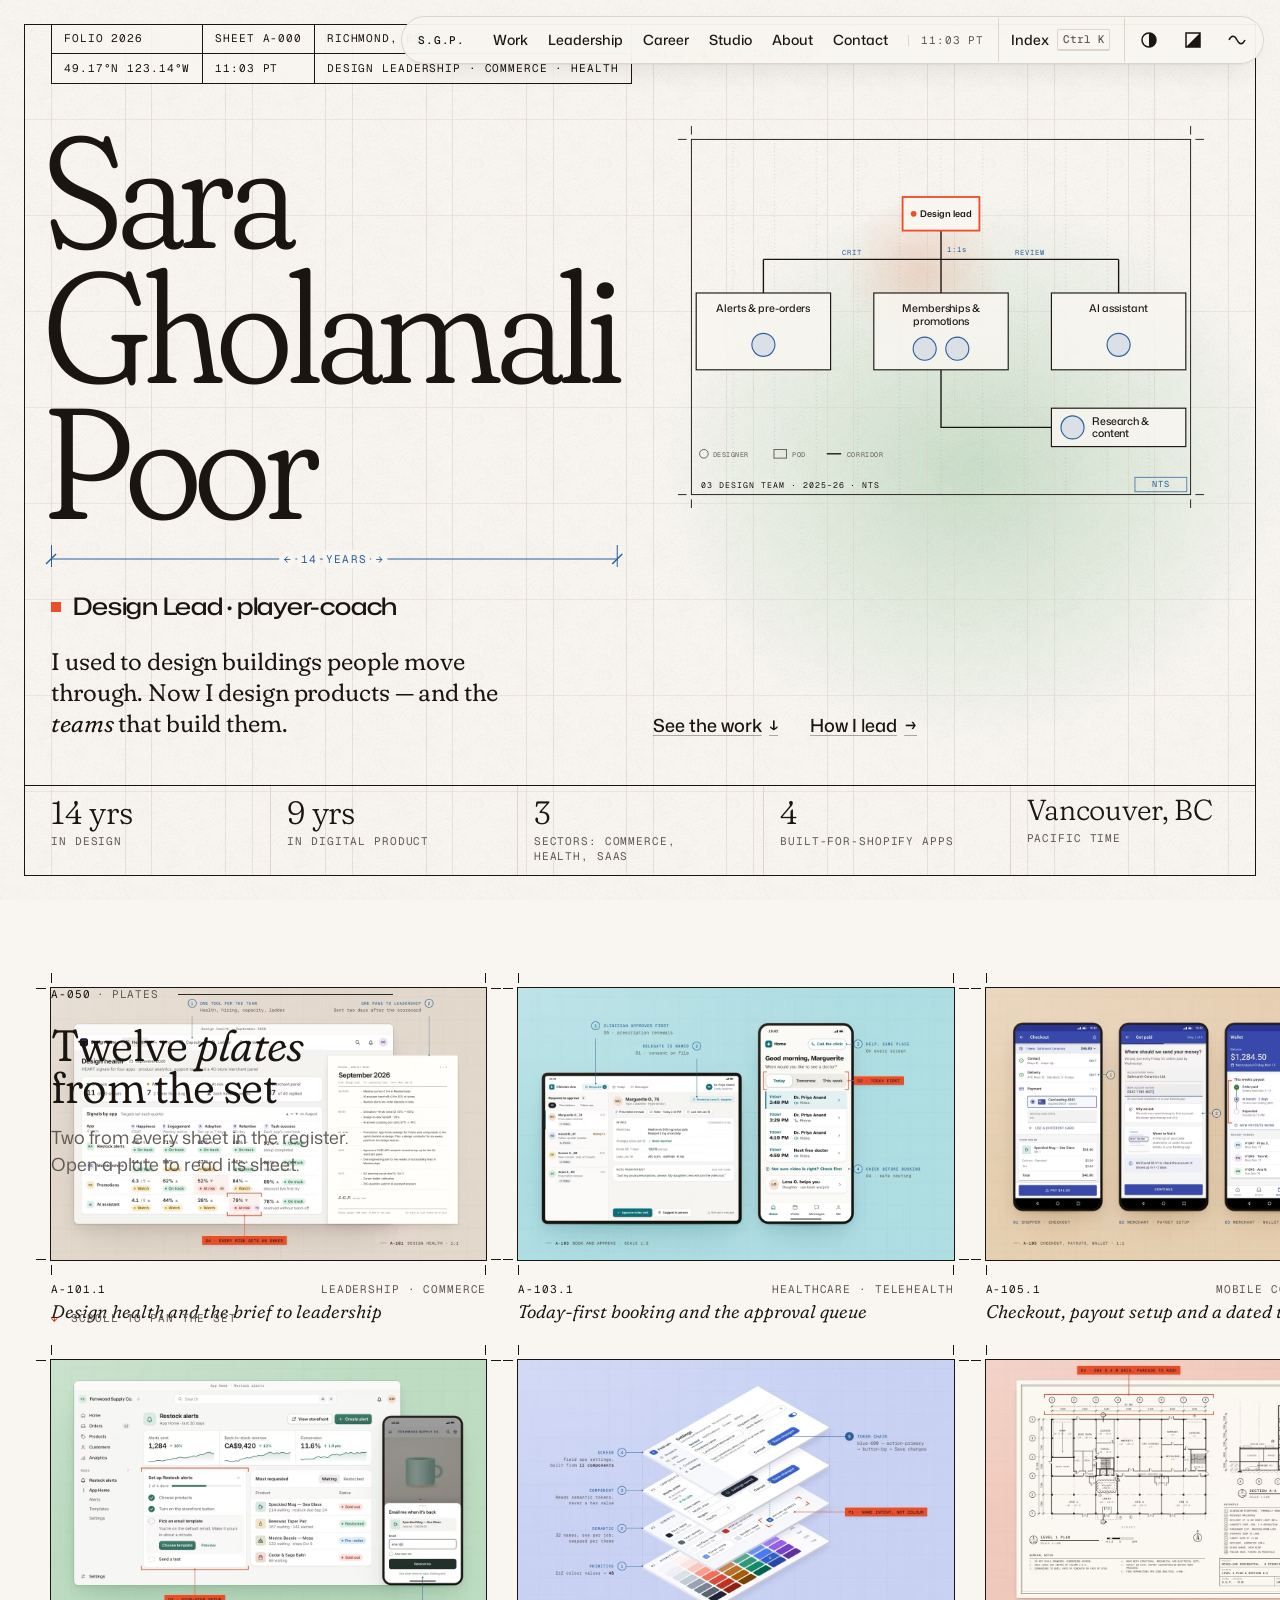
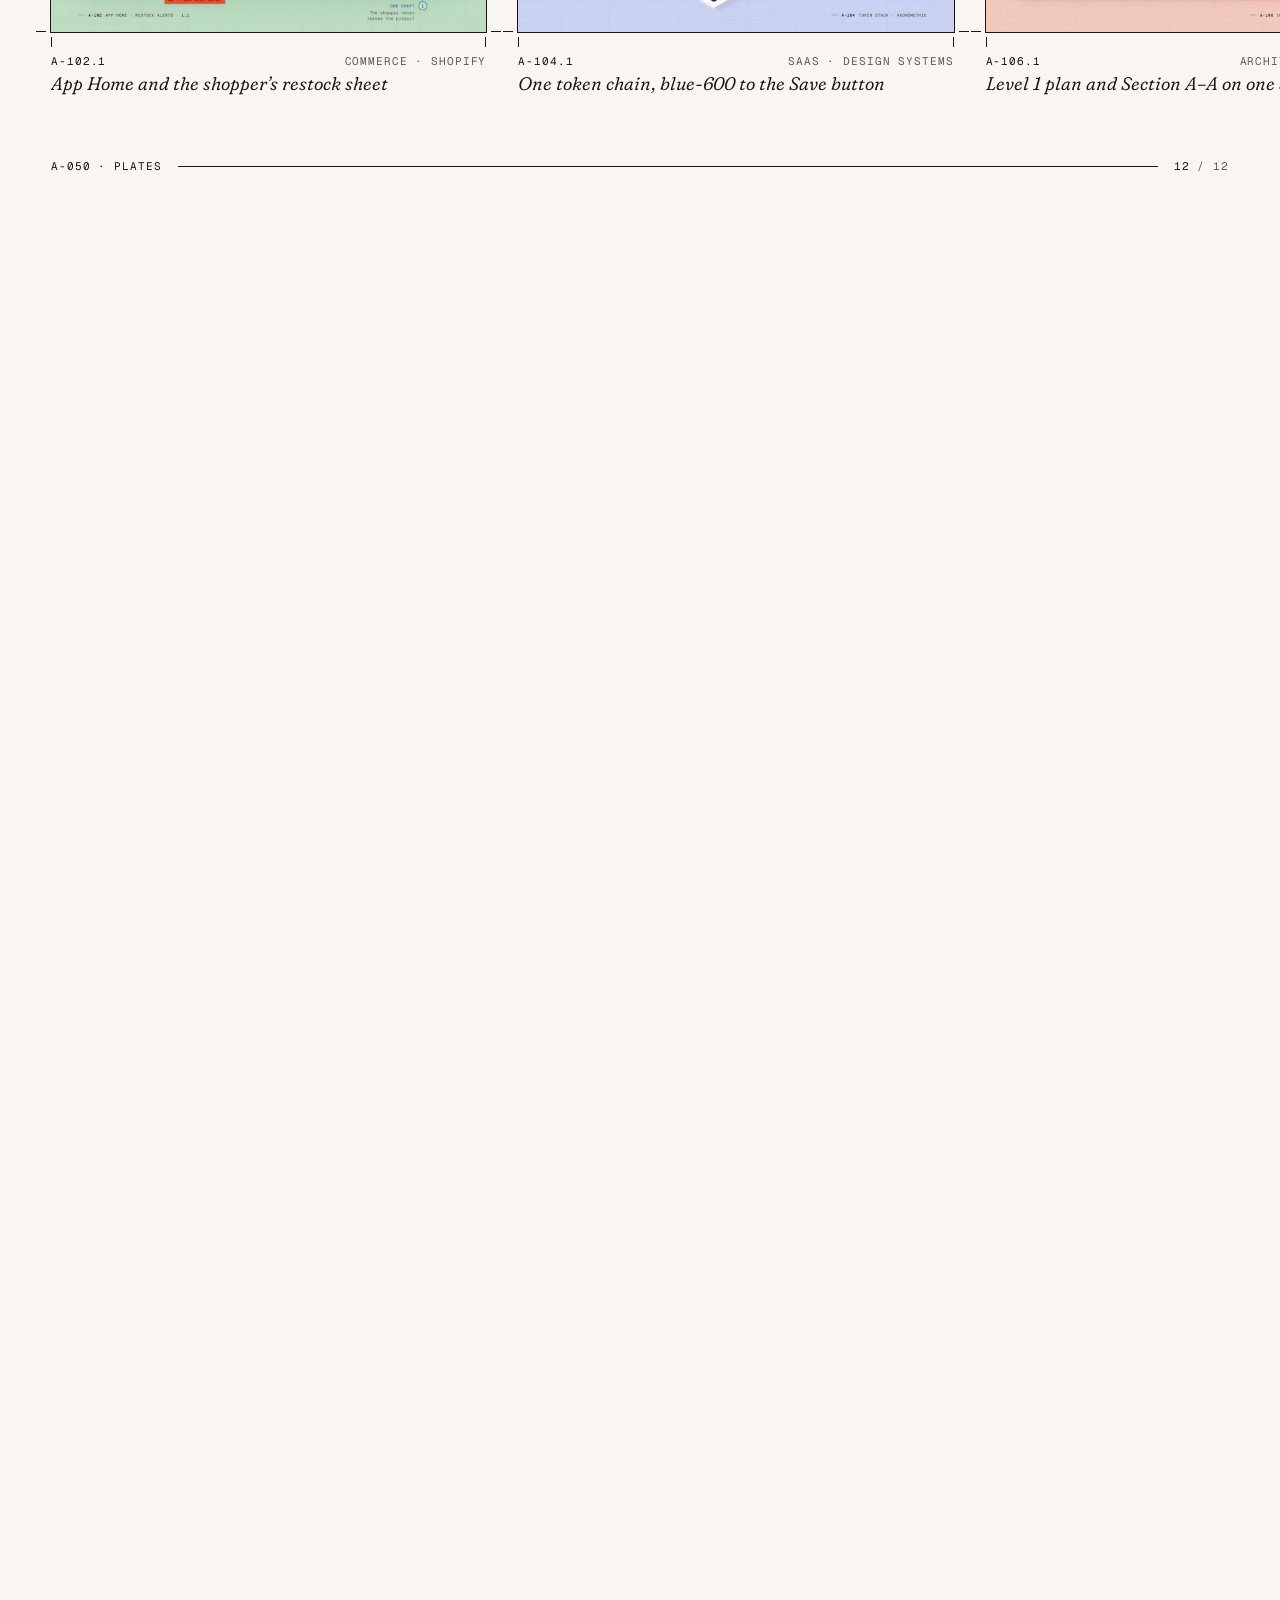
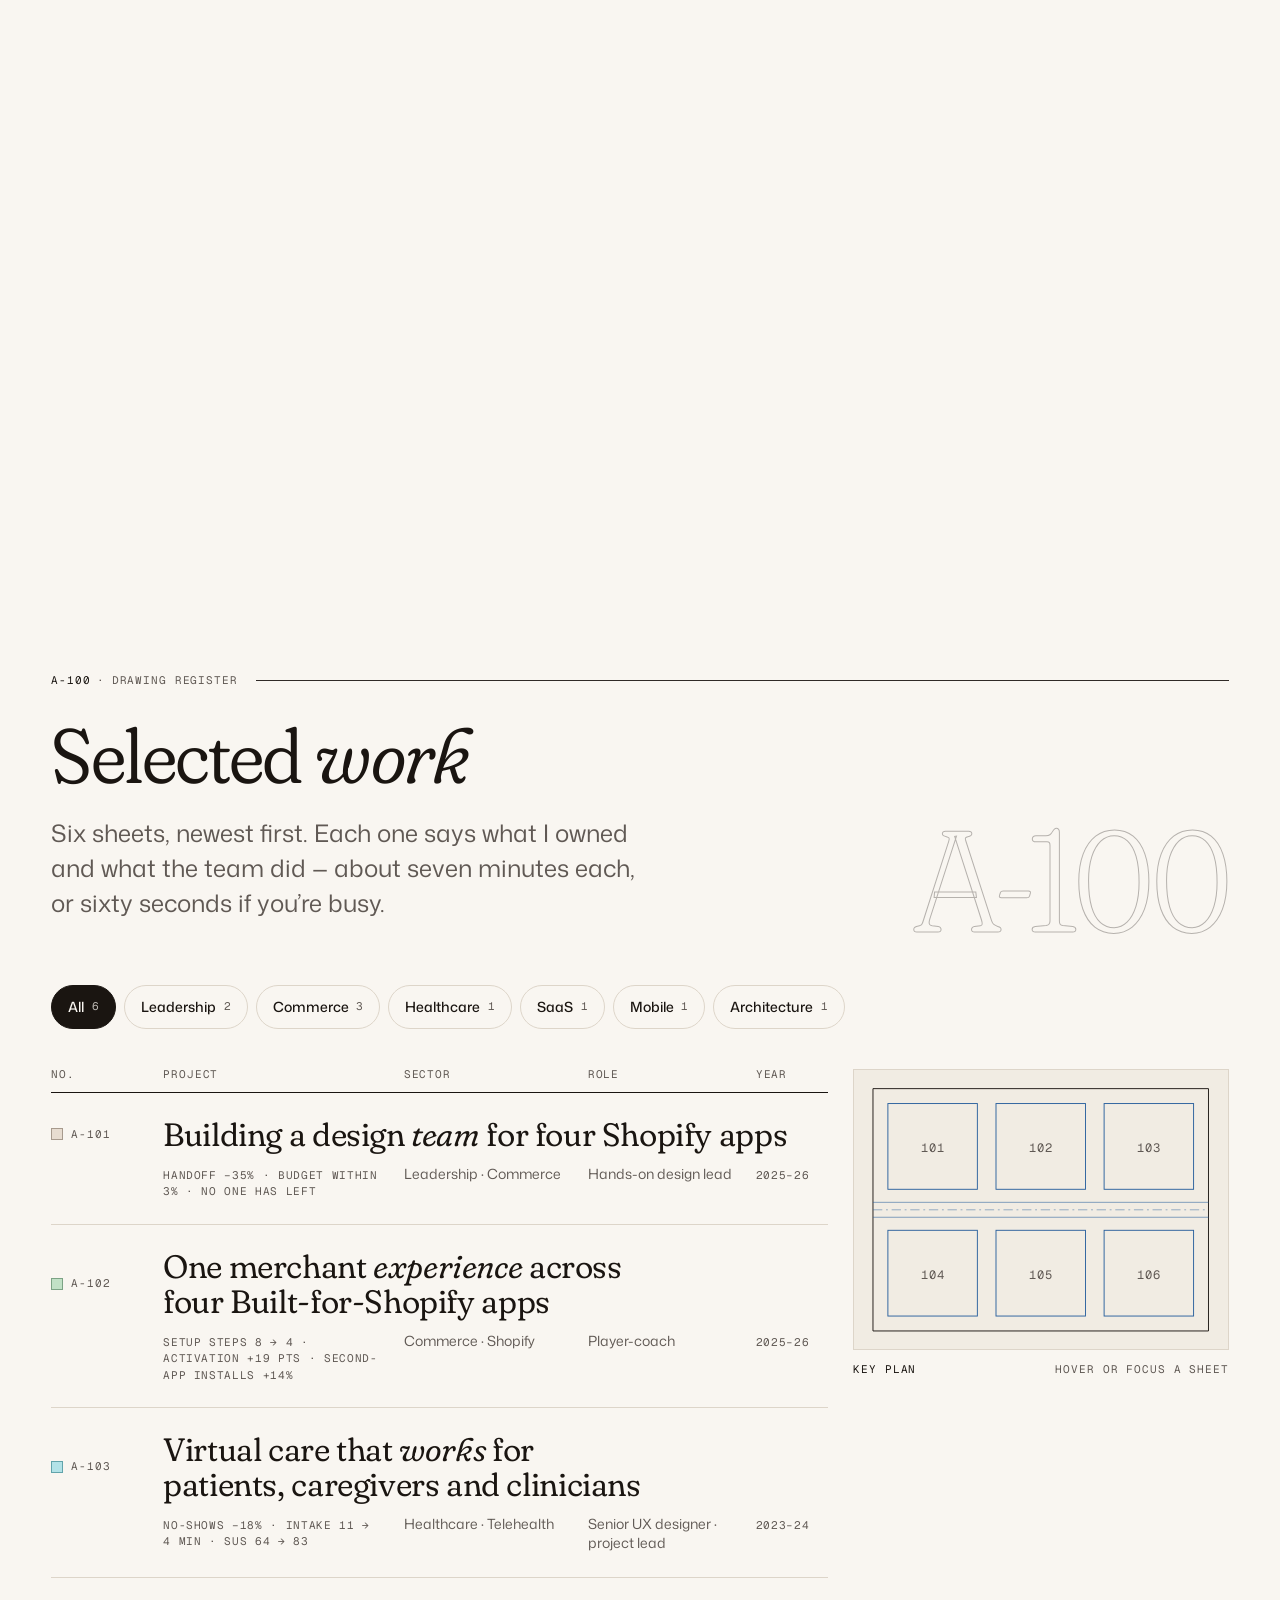
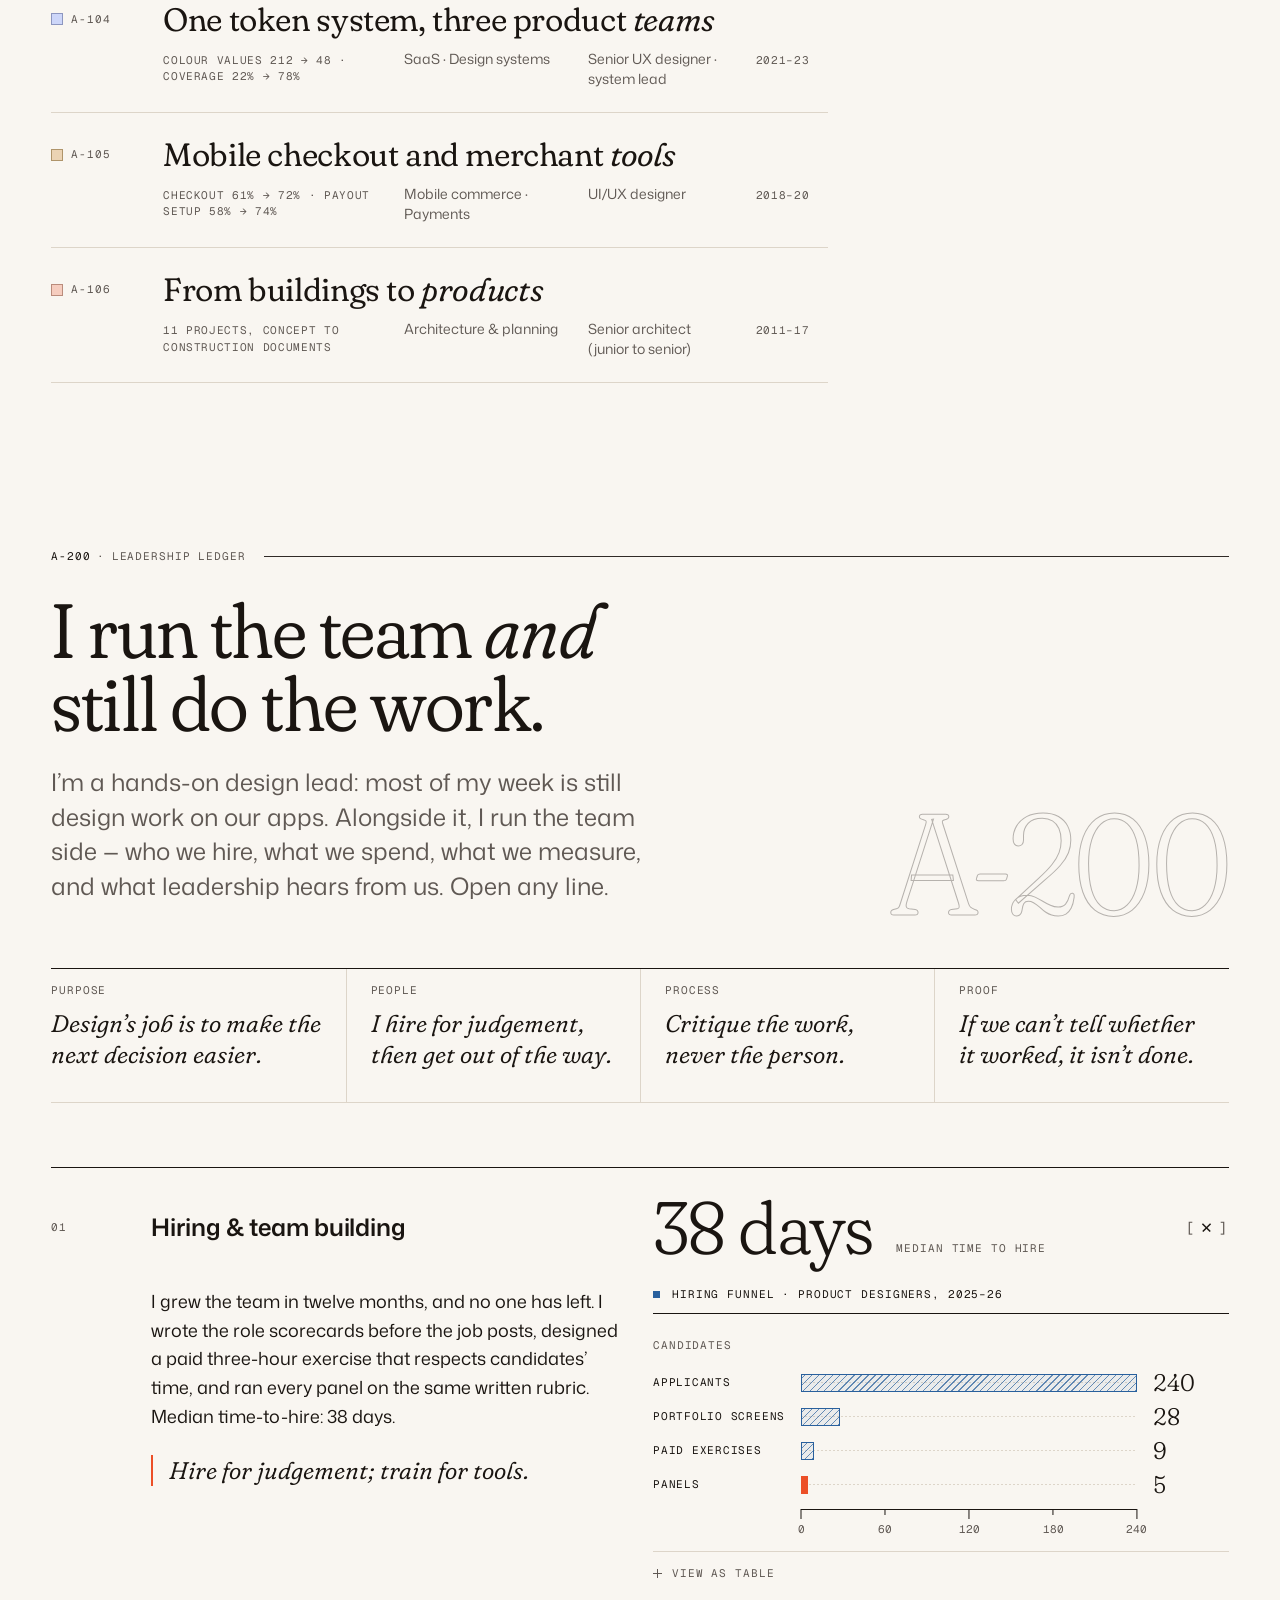
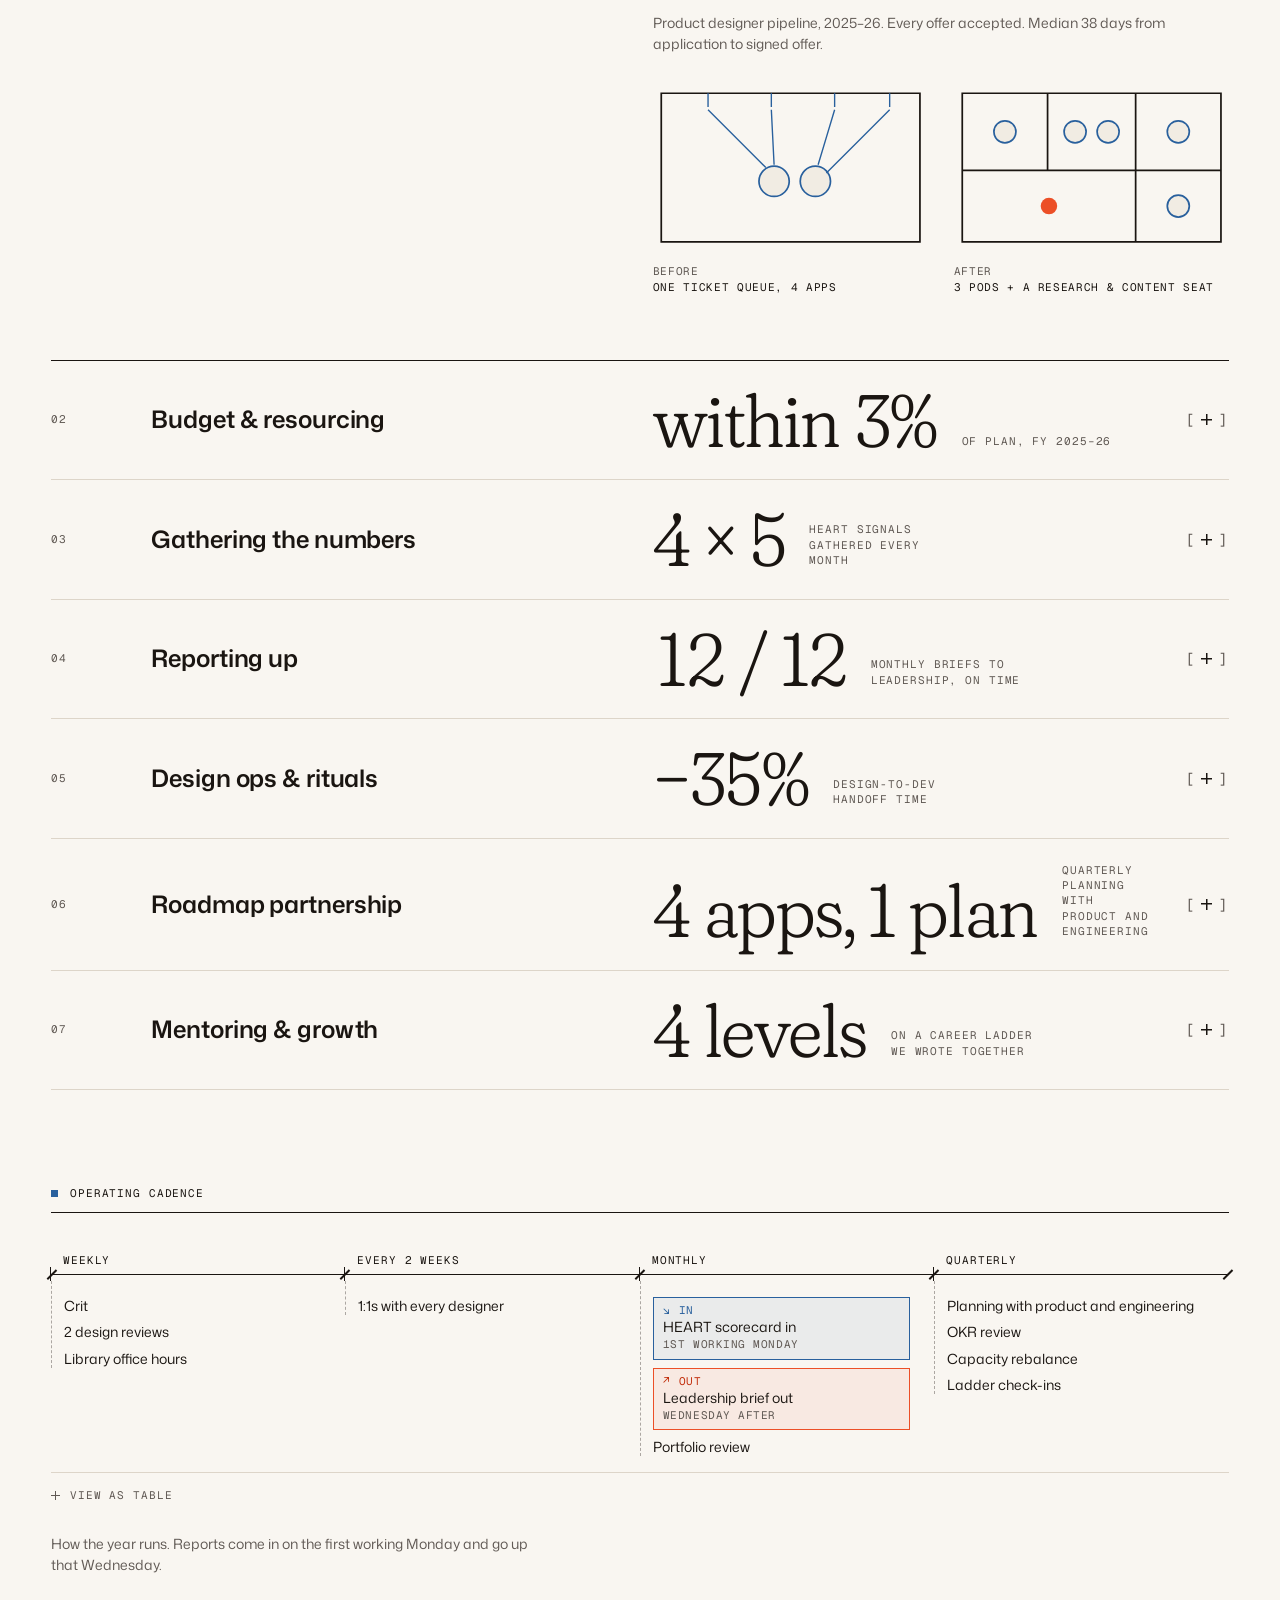
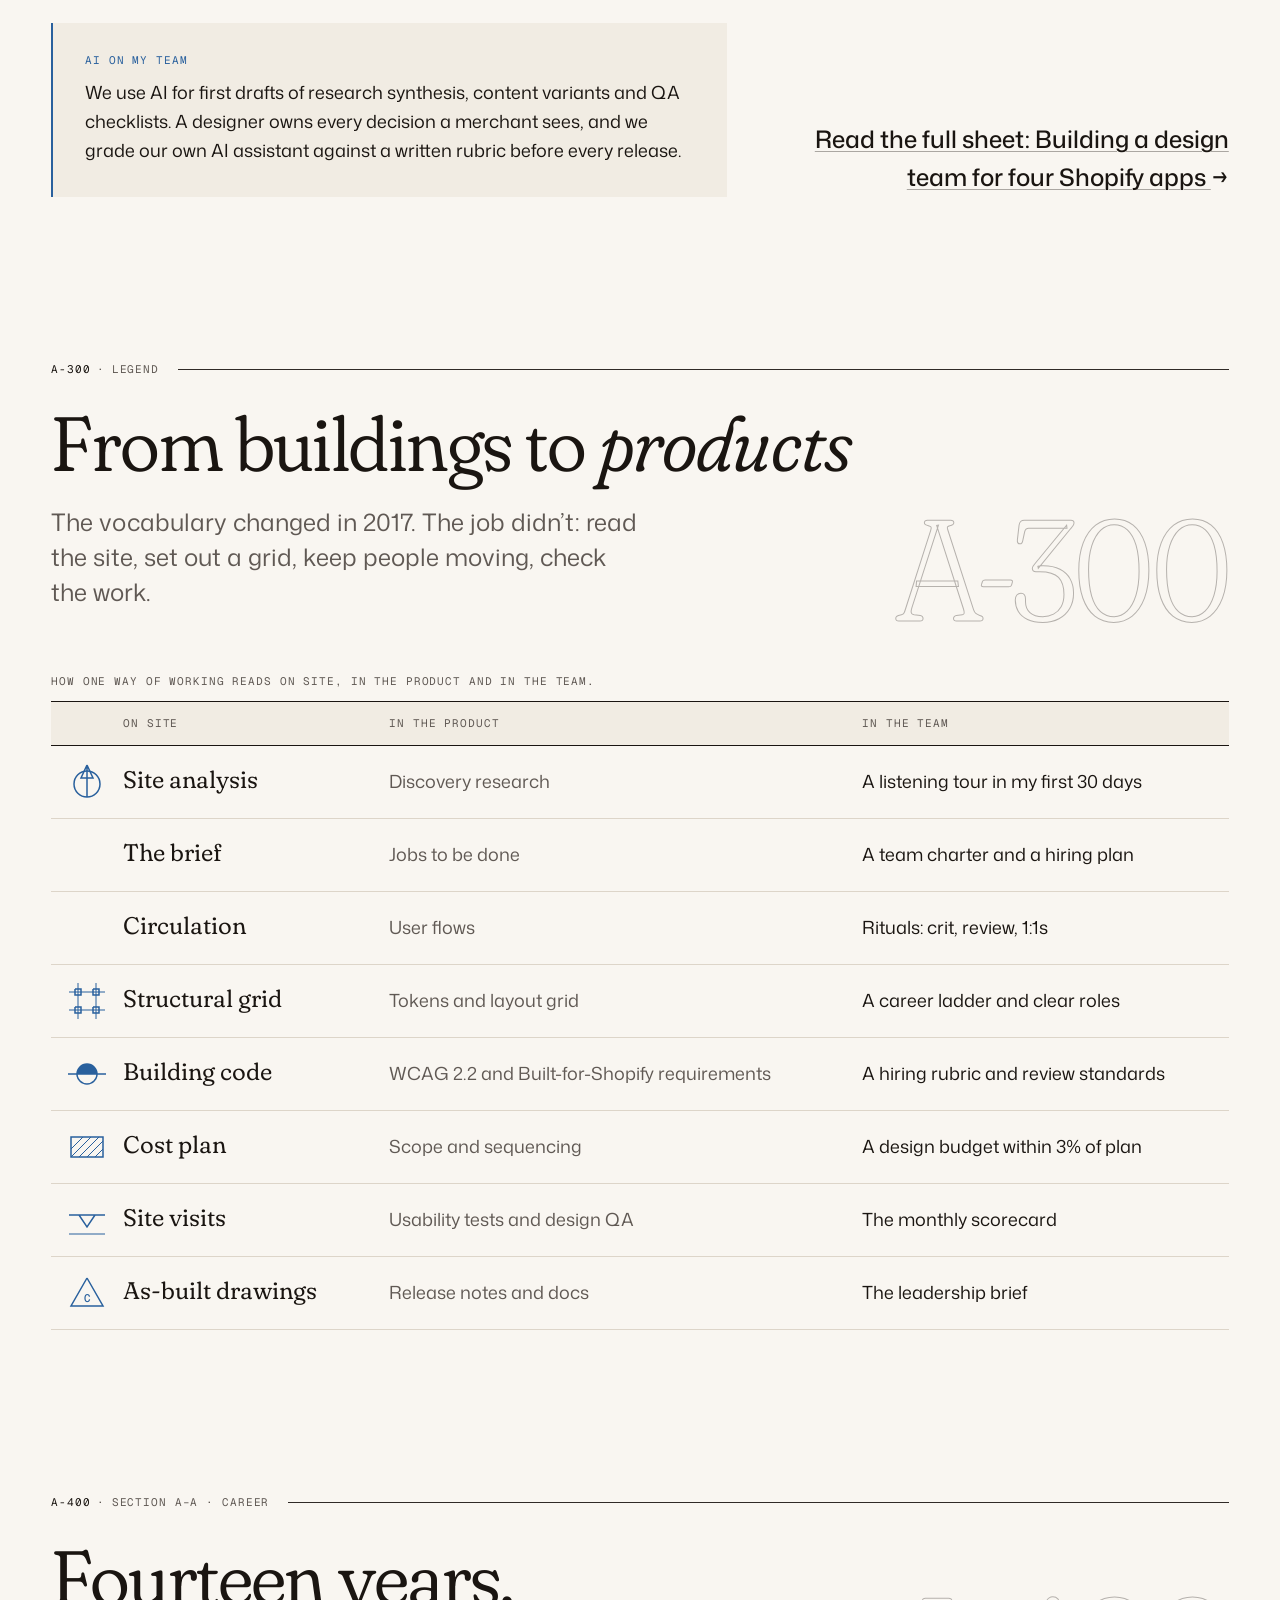
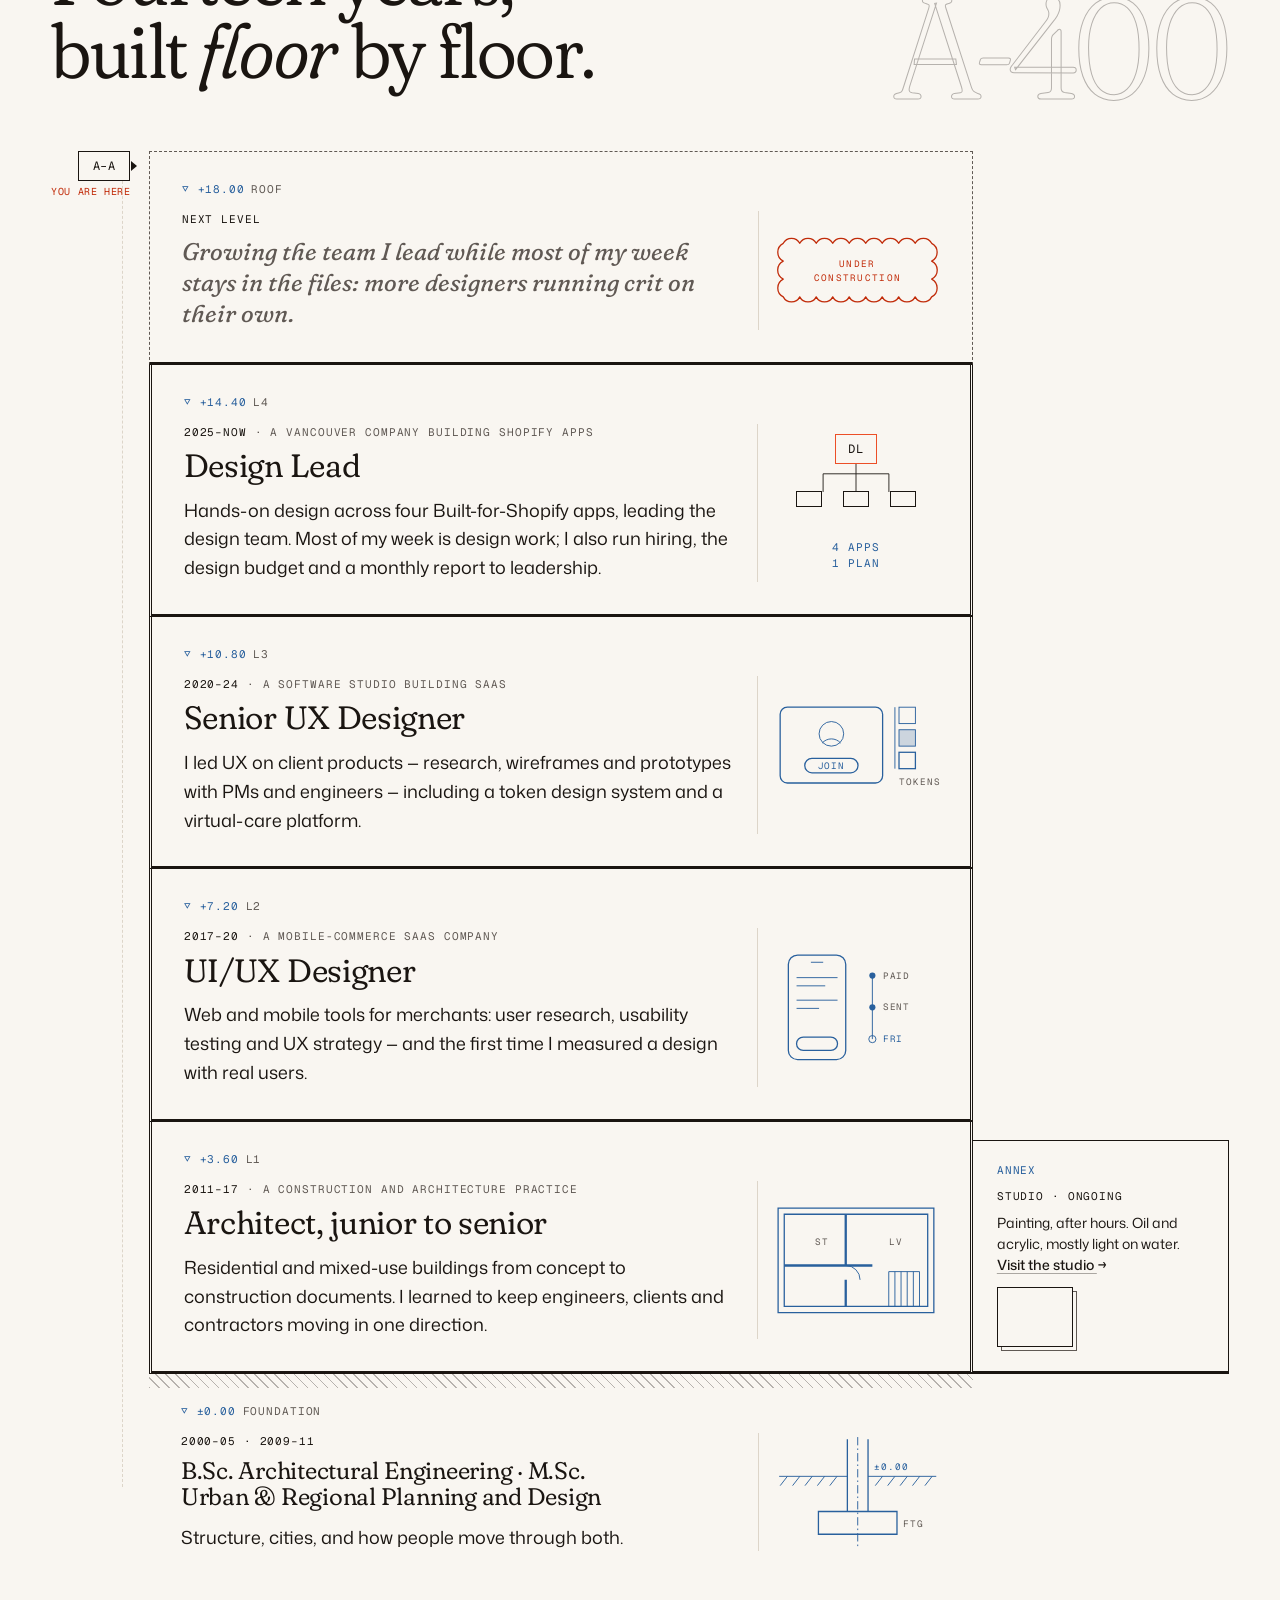
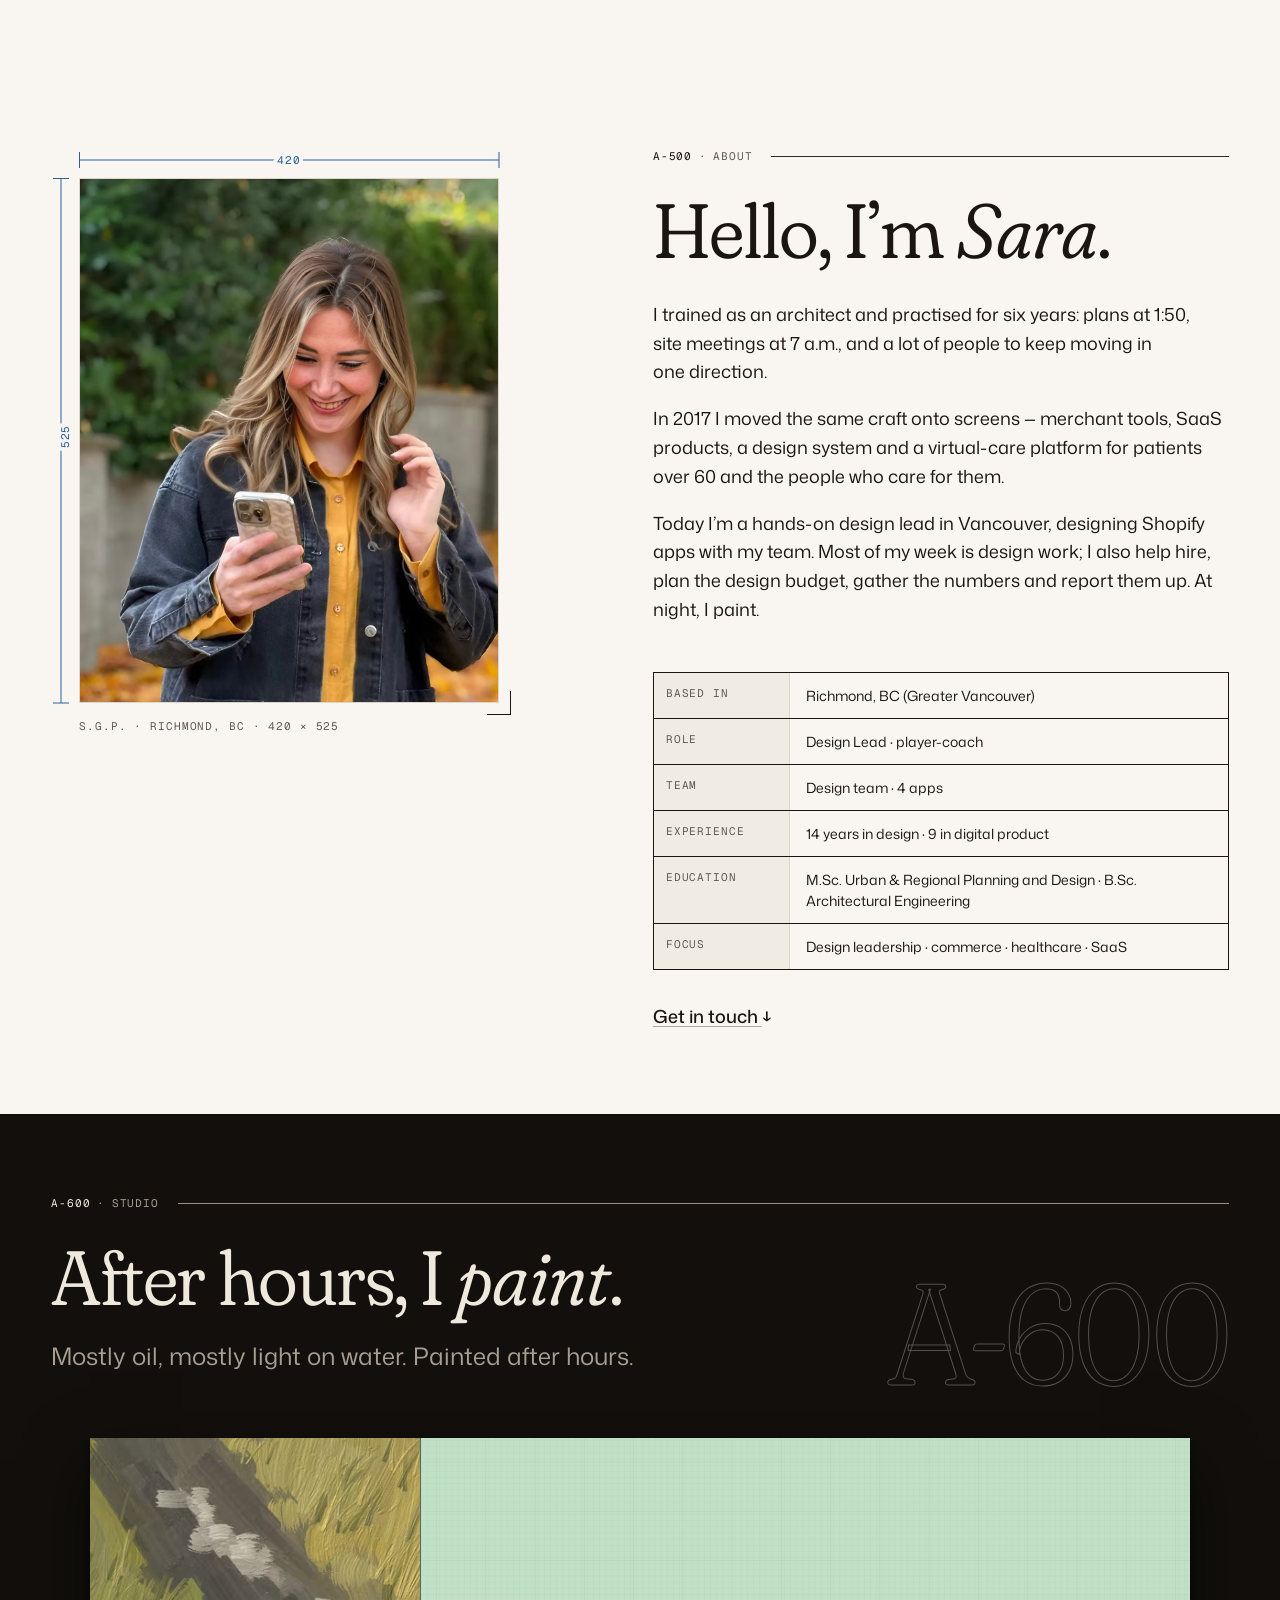
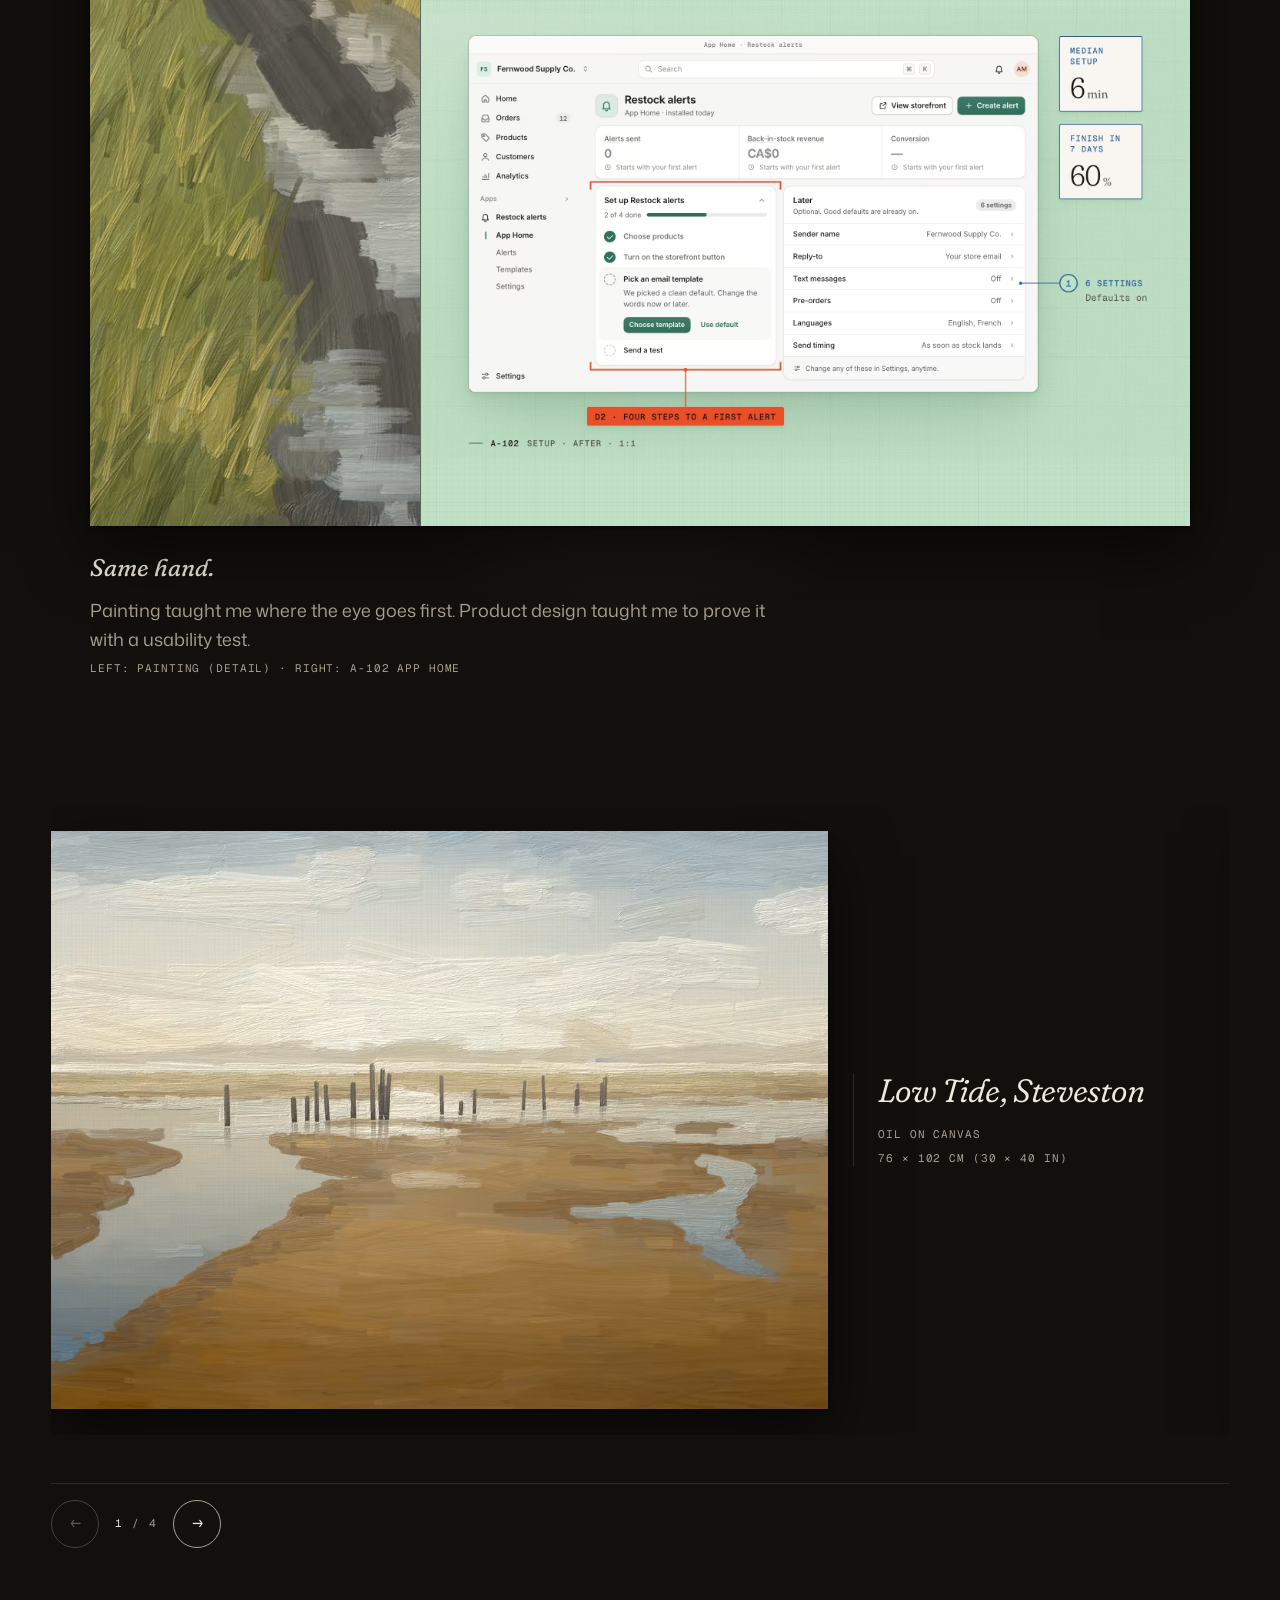
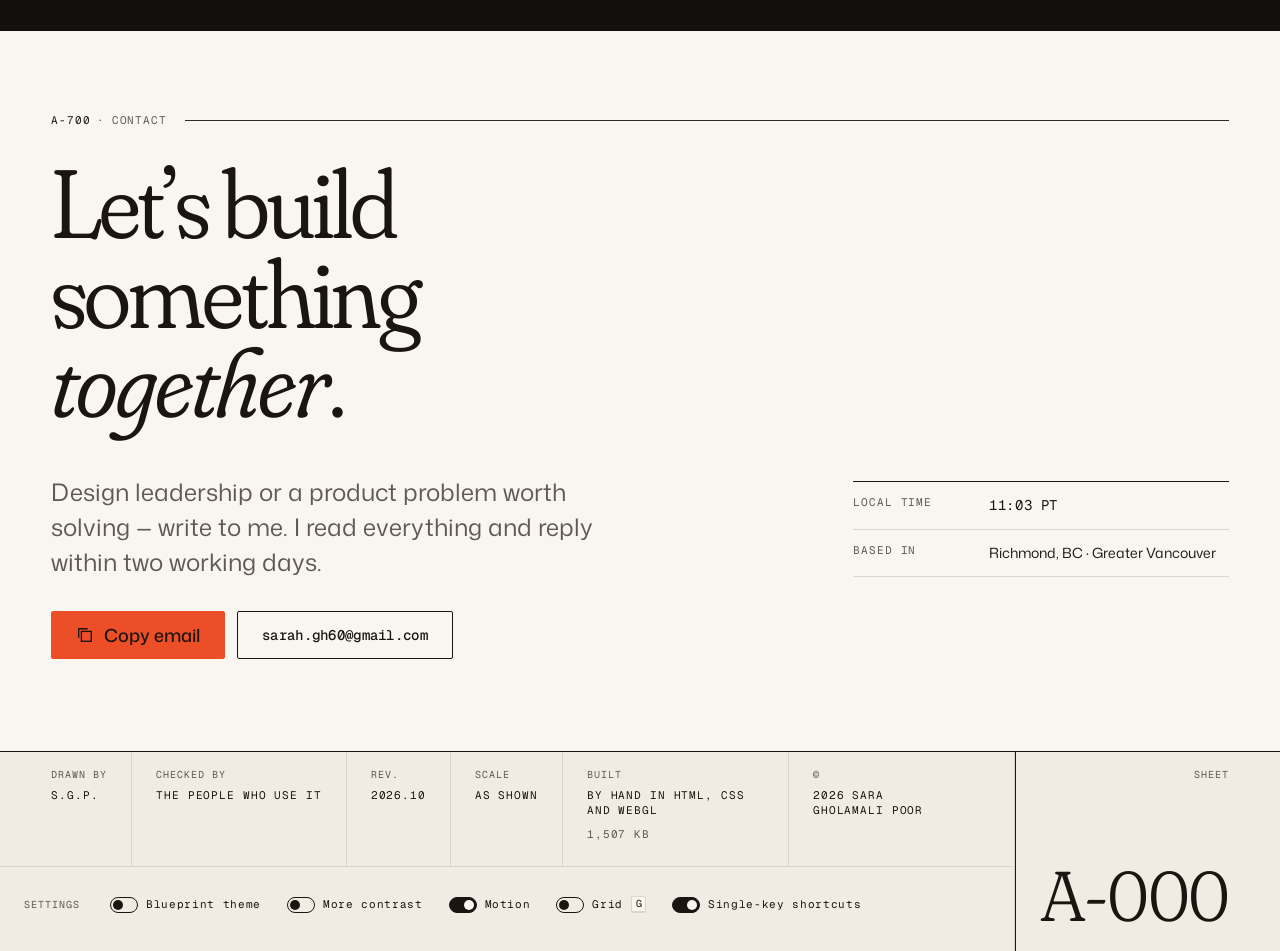
<file: index.html>
<!doctype html>
<html lang="en-CA" data-page="home">
<head>
<meta charset="utf-8">
<meta name="viewport" content="width=device-width, initial-scale=1, viewport-fit=cover">
<script>(function(d,w){var h=d.documentElement,p={},s=0,m=function(q){return w.matchMedia(q).matches};try{p=JSON.parse(localStorage.getItem('folio.prefs'))||{}}catch(e){}h.dataset.theme=p.theme||(m('(prefers-color-scheme: dark)')?'blueprint':'paper');h.dataset.contrast=(p.contrast?p.contrast==='more':m('(prefers-contrast: more)'))?'more':'standard';var f=p.motion?p.motion==='on':!m('(prefers-reduced-motion: reduce)');if(f)h.dataset.motion='full';if(p.keys==='off')h.dataset.keys='off';if(h.dataset.page==='home'){try{s=sessionStorage.getItem('plotted')}catch(e){}if(f&&!s){h.dataset.plot='pending';h.dataset.intro=''}else h.dataset.plot='done'}w.addEventListener('pagereveal',function(e){if(e.viewTransition)h.dataset.arrived='vt'})})(document,window)</script>
<title>Sara Gholamali Poor — Design Lead, Vancouver</title>
<meta name="description" content="Design Lead in Vancouver: architect turned product designer, now leading a team across four Built-for-Shopify apps. Healthcare, SaaS, design systems.">
<meta name="robots" content="noindex, follow">
<link rel="canonical" href="https://sarah-gh60.com/">
<meta property="og:type" content="website">
<meta property="og:site_name" content="Sara Gholamali Poor">
<meta property="og:locale" content="en_CA">
<meta property="og:title" content="Sara Gholamali Poor — Design Lead, Vancouver">
<meta property="og:description" content="Design Lead and player-coach in Vancouver. Architect turned product designer, now leading a design team across four Built-for-Shopify apps.">
<meta property="og:url" content="https://sarah-gh60.com/">
<meta property="og:image" content="https://sarah-gh60.com/assets/img/og/home.jpg">
<meta property="og:image:width" content="1200">
<meta property="og:image:height" content="630">
<meta property="og:image:alt" content="Sara Gholamali Poor, Design Lead: a floor plan that becomes an app screen and then a design-team org chart.">
<meta name="twitter:card" content="summary_large_image">
<meta name="twitter:image" content="https://sarah-gh60.com/assets/img/og/home.jpg">
<meta name="theme-color" content="#f9f6f1" media="(prefers-color-scheme: light)">
<meta name="theme-color" content="#0e1a2b" media="(prefers-color-scheme: dark)">
<link rel="icon" href="assets/img/favicon.svg" type="image/svg+xml">
<link rel="apple-touch-icon" href="assets/img/apple-touch-icon.png">
<link rel="preconnect" href="https://fonts.googleapis.com">
<link rel="preconnect" href="https://fonts.gstatic.com" crossorigin>
<link rel="stylesheet" href="https://fonts.googleapis.com/css2?family=Fraunces:ital,opsz,wght,SOFT,WONK@0,9..144,300..600,100,0..1;1,9..144,300..600,100,0..1&amp;family=Geist+Mono:wght@400;500&amp;family=Mona+Sans:wdth,wght@75..125,400..700&amp;display=swap">
<link rel="stylesheet" href="assets/css/main.css?v=2026.10">
<link rel="stylesheet" href="assets/css/artifacts.css?v=2026.10">
<link rel="modulepreload" href="assets/js/main.js?v=2026.10">
<link rel="modulepreload" href="assets/js/hero-gl.js">
<link rel="modulepreload" href="assets/js/home.js">
<script type="speculationrules">{"prerender":[{"where":{"href_matches":"work/*"},"eagerness":"moderate"}]}</script>
<script type="application/ld+json">{"@context":"https://schema.org","@type":"ProfilePage","dateModified":"2026-10-20","mainEntity":{"@type":"Person","name":"Sara Gholamali Poor","jobTitle":"Design Lead","description":"Design Lead and player-coach. Architect turned product designer.","address":{"@type":"PostalAddress","addressLocality":"Vancouver","addressRegion":"BC","addressCountry":"CA"},"knowsAbout":["Product design","Design leadership","Design systems","Healthcare UX","Commerce UX","Architecture"],"url":"https://sarah-gh60.com/","image":"https://sarah-gh60.com/assets/img/about/portrait.jpg","email":"mailto:sarah.gh60@gmail.com"}}</script>
</head>
<body>
<!-- NAV:START -->
<header class="nav">
  <a class="skip" href="#main">Skip to content</a>
  <nav class="nav__pill" aria-label="Primary">
    <a class="nav__mark" href="#top">S.G.P.<span class="sr-only"> — Sara Gholamali Poor, cover sheet</span></a>
    <ul class="nav__links">
      <li><a href="#work">Work</a></li>
      <li><a href="#leadership">Leadership</a></li>
      <li><a href="#career">Career</a></li>
      <li><a href="#studio">Studio</a></li>
      <li><a href="#about">About</a></li>
      <li><a href="#contact">Contact</a></li>
    </ul>
    <time class="nav__clock" data-clock>Pacific Time</time>
    <button class="nav__index" type="button" data-index-open aria-haspopup="dialog" aria-keyshortcuts="Meta+K Control+K /">Index <kbd data-kbd>⌘K</kbd></button>
    <span class="nav__toggles">
      <button class="tgl" type="button" data-toggle="theme" aria-pressed="false" aria-label="Blueprint theme">
        <svg viewBox="0 0 20 20" aria-hidden="true"><circle cx="10" cy="10" r="7"/><path class="fill" d="M10 3a7 7 0 0 1 0 14z"/></svg>
        <span class="tip" aria-hidden="true">Theme · <b data-state>Paper</b></span>
      </button>
      <button class="tgl" type="button" data-toggle="contrast" aria-pressed="false" aria-label="More contrast">
        <svg viewBox="0 0 20 20" aria-hidden="true"><rect x="3" y="3" width="14" height="14"/><path class="fill" d="M3 17 17 3v14z"/></svg>
        <span class="tip" aria-hidden="true">Contrast · <b data-state>Standard</b></span>
      </button>
      <button class="tgl" type="button" data-toggle="motion" aria-pressed="false" aria-label="Motion">
        <svg viewBox="0 0 20 20" aria-hidden="true"><path d="M2 10c2.5-5 5.5-5 8 0s5.5 5 8 0"/><path class="off" d="M3 17 17 3"/></svg>
        <span class="tip" aria-hidden="true">Motion · <b data-state>On</b></span>
      </button>
    </span>
  </nav>
</header>
<dialog class="index" aria-labelledby="ix-title">
  <div class="ix">
    <div class="ix__head">
      <p class="ix__heading" id="ix-title">Sheet index · Folio 2026 · Rev. 2026.10</p>
      <button class="ix__close" type="button" data-close>Esc<span class="sr-only"> — close the index</span></button>
    </div>
    <label class="ix__label" for="ix-q">Jump to a sheet or an action</label>
    <div class="ix__field">
      <svg viewBox="0 0 20 20" aria-hidden="true"><circle cx="8.5" cy="8.5" r="5.5"/><path d="m13 13 4.5 4.5"/></svg>
      <input class="ix__input" id="ix-q" type="text" role="combobox" aria-expanded="true" aria-controls="ix-list" aria-autocomplete="list" aria-activedescendant="" autocomplete="off" autocapitalize="off" spellcheck="false">
    </div>
    <div class="ix__list" id="ix-list" role="listbox" aria-label="Sheets, projects and actions">
      <ul role="group" aria-label="Sheets">
        <li class="ix__item" role="option" id="ix-a000" data-href="#top" data-keywords="cover home hero start top"><span class="ix__no">A-000</span><span class="ix__title">Cover</span></li>
        <li class="ix__item" role="option" id="ix-a050" data-href="#plates" data-keywords="plates images screens gallery showcase pictures work"><span class="ix__no">A-050</span><span class="ix__title">Plates</span></li>
        <li class="ix__item" role="option" id="ix-a100" data-href="#work" data-keywords="work projects case studies portfolio register"><span class="ix__no">A-100</span><span class="ix__title">Drawing register</span></li>
        <li class="ix__item" role="option" id="ix-a200" data-href="#leadership" data-keywords="leadership hiring budget reporting rituals roadmap mentoring how i lead"><span class="ix__no">A-200</span><span class="ix__title">Leadership ledger</span></li>
        <li class="ix__item" role="option" id="ix-a300" data-href="#legend" data-keywords="legend buildings products architecture translation"><span class="ix__no">A-300</span><span class="ix__title">Legend</span></li>
        <li class="ix__item" role="option" id="ix-a400" data-href="#career" data-keywords="career experience cv resume history education section"><span class="ix__no">A-400</span><span class="ix__title">Career</span></li>
        <li class="ix__item" role="option" id="ix-a500" data-href="#about" data-keywords="about bio portrait richmond vancouver"><span class="ix__no">A-500</span><span class="ix__title">About</span></li>
        <li class="ix__item" role="option" id="ix-a600" data-href="#studio" data-keywords="studio paintings art canvas oil gallery"><span class="ix__no">A-600</span><span class="ix__title">Studio</span></li>
        <li class="ix__item" role="option" id="ix-a700" data-href="#contact" data-keywords="contact email hire talk"><span class="ix__no">A-700</span><span class="ix__title">Contact</span></li>
      </ul>
      <ul role="group" aria-label="Projects">
<!-- INDEX:START -->
  <li class="ix__item" role="option" id="ix-design-team" data-href="work/design-team/" data-keywords="leadership management hiring budget reporting heart design ops rituals career ladder team shopify commerce software"><span class="ix__no">A-101</span><span class="ix__title">Building a design team for four Shopify apps</span></li>
  <li class="ix__item" role="option" id="ix-shopify-suite" data-href="work/shopify-suite/" data-keywords="shopify built for shopify commerce app home onboarding setup activation ai ai assistant polaris merchants software leadership"><span class="ix__no">A-102</span><span class="ix__title">One merchant experience across four Built-for-Shopify apps</span></li>
  <li class="ix__item" role="option" id="ix-virtual-care" data-href="work/virtual-care/" data-keywords="health healthcare telehealth virtual care patients caregivers clinicians accessibility wcag plain language"><span class="ix__no">A-103</span><span class="ix__title">Virtual care that works for patients, caregivers and clinicians</span></li>
  <li class="ix__item" role="option" id="ix-design-system" data-href="work/design-system/" data-keywords="design system design tokens theming dark mode components accessibility wcag adoption saas design systems"><span class="ix__no">A-104</span><span class="ix__title">One token system, three product teams</span></li>
  <li class="ix__item" role="option" id="ix-mobile-commerce" data-href="work/mobile-commerce/" data-keywords="mobile checkout payments payouts merchants android ios 3g offline commerce usability testing"><span class="ix__no">A-105</span><span class="ix__title">Mobile checkout and merchant tools</span></li>
  <li class="ix__item" role="option" id="ix-buildings-to-products" data-href="work/buildings-to-products/" data-keywords="architecture architect planning urban design construction documents bim mixed-use residential coordination grid circulation"><span class="ix__no">A-106</span><span class="ix__title">From buildings to products</span></li>
<!-- INDEX:END -->
      </ul>
      <ul role="group" aria-label="Actions">
        <li class="ix__item" role="option" id="ix-act-email" data-action="copy-email" data-email="sarah.gh60@gmail.com" data-keywords="email contact copy address"><span class="ix__no">Copy</span><span class="ix__title">Copy email</span></li>
        <li class="ix__item" role="option" id="ix-act-theme" data-action="theme" data-keywords="theme dark light blueprint paper night"><span class="ix__no">View</span><span class="ix__title">Switch theme</span></li>
        <li class="ix__item" role="option" id="ix-act-contrast" data-action="contrast" data-keywords="contrast accessibility"><span class="ix__no">View</span><span class="ix__title">More contrast</span></li>
        <li class="ix__item" role="option" id="ix-act-motion" data-action="motion" data-keywords="motion animation reduce"><span class="ix__no">View</span><span class="ix__title">Motion off</span></li>
        <li class="ix__item" role="option" id="ix-act-grid" data-action="grid" data-keywords="grid columns layout dimensions"><span class="ix__no">G</span><span class="ix__title">Show grid</span></li>
      </ul>
    </div>
    <p class="ix__foot" aria-hidden="true"><span><kbd>↑</kbd><kbd>↓</kbd> move</span><span><kbd>↵</kbd> open</span><span><kbd>esc</kbd> close</span><span class="ix__case"><kbd>[</kbd><kbd>]</kbd> previous / next sheet</span></p>
    <p class="sr-only" aria-live="polite" data-ix-status></p>
  </div>
</dialog>
<!-- NAV:END -->

<main id="main" tabindex="-1">

<section id="top" class="hero sheet" aria-labelledby="hero-name">
  <div class="hero__wash" aria-hidden="true"></div>
  <canvas class="hero__gl" aria-hidden="true"></canvas>
  <div class="hero__grid" aria-hidden="true"><i></i><i></i><i></i><i></i><i></i><i></i><i></i><i></i><i></i><i></i><i></i><i></i></div>

  <div class="hero__inner">
    <div class="titleblock" data-measure>
      <p class="titleblock__cell">Folio 2026</p>
      <p class="titleblock__cell">Sheet A-000</p>
      <p class="titleblock__cell">Richmond, BC</p>
      <p class="titleblock__cell titleblock__cell--geo">49.17°N 123.14°W</p>
      <p class="titleblock__cell titleblock__cell--time"><time data-clock>Pacific Time</time></p>
      <p class="titleblock__cell titleblock__cell--wide">Design leadership · Commerce · Health</p>
      <p class="titleblock__hint" aria-hidden="true">Press <kbd>G</kbd> for the grid</p>
    </div>

    <div class="hero__title">
      <h1 class="hero__name" id="hero-name"><span class="h1-line">Sara</span> <span class="h1-line">Gholamali</span> <span class="h1-line">Poor</span></h1>
      <svg class="hero__dim" aria-hidden="true" focusable="false">
        <line class="dim__ext" x1="0.5" y1="0" x2="0.5" y2="22" pathLength="1"/>
        <line class="dim__ext" x1="100%" y1="0" x2="100%" y2="22" pathLength="1"/>
        <line class="dim__line" x1="0" y1="14" x2="100%" y2="14" pathLength="1"/>
        <svg x="0" y="14" overflow="visible"><line class="dim__tick" x1="-5" y1="5" x2="5" y2="-5" pathLength="1"/></svg>
        <svg x="100%" y="14" overflow="visible"><line class="dim__tick" x1="-5" y1="5" x2="5" y2="-5" pathLength="1"/></svg>
        <text class="dim__label" x="50%" y="18" text-anchor="middle">← 14 YEARS →</text>
      </svg>
    </div>

    <p class="role"><span class="role__slot" aria-hidden="true"><span data-role="architect">Architect</span><span data-role="designer">Product Designer</span><span data-role="lead">Design Lead<span class="role__pc"> · player-coach</span></span></span><span class="sr-only">Design Lead · player-coach</span></p>

    <div class="hero__frame" data-measure>
      <svg class="drawing" viewBox="0 0 1200 900" preserveAspectRatio="xMidYMid slice" role="img" aria-labelledby="drawing-t drawing-d">
        <title id="drawing-t">A floor plan turns into an app screen, then into a design-team org chart.</title>
        <desc id="drawing-d">One design lead connected to three product pods and a research and content seat.</desc>
        <defs>
          <pattern id="poche" width="8" height="8" patternUnits="userSpaceOnUse" patternTransform="rotate(45)"><path d="M0 0V8" class="poche-line"/></pattern>
        </defs>
        <g class="keep">
          <path class="d-grid" d="M166.67 80V820M253.33 80V820M340 80V820M426.67 80V820M513.33 80V820M600 80V820M686.67 80V820M773.33 80V820M860 80V820M946.67 80V820M1033.33 80V820"/>
          <rect class="d-frame" x="80" y="80" width="1040" height="740" pathLength="1"/>
          <path class="d-crop" pathLength="1" d="M52 80H70M80 52V70M1130 80H1148M1120 52V70M52 820H70M80 830V848M1130 820H1148M1120 830V848"/>
          <rect class="d-cell" x="1004" y="784" width="108" height="30"/>
          <text class="scale-cell" x="1058" y="805" text-anchor="middle">NTS</text>
        </g>
        <g data-phase="plan">
          <path class="d-poche" fill-rule="evenodd" d="M120 120H1080V780H120Z M132 132V768H1068V132Z"/>
          <rect class="d-anchor" data-anchor x="130" y="130" width="380" height="380"/>
          <rect class="d-wall" x="120" y="120" width="960" height="660" pathLength="1"/>
          <rect class="d-wall" x="132" y="132" width="936" height="636" pathLength="1"/>
          <path class="d-part" pathLength="1" d="M520 132V520"/>
          <path class="d-part" pathLength="1" d="M132 520H760"/>
          <path class="d-part" pathLength="1" d="M520 520V600M520 680V768"/>
          <path class="d-door" pathLength="1" d="M520 600H600M600 600A80 80 0 0 1 520 680"/>
          <path class="d-door" pathLength="1" d="M760 520V590M760 590A70 70 0 0 0 830 520"/>
          <path class="d-thin" pathLength="1" d="M820 560H1000V760H820ZM838 560V760M856 560V760M874 560V760M892 560V760M910 560V760M928 560V760M946 560V760M964 560V760M982 560V760"/>
          <path class="d-thin" pathLength="1" d="M829 660H990M978 652l12 8-12 8"/>
          <path class="d-thin" pathLength="1" d="M1040 146V214M1040 146l-9 26h18z"/>
          <circle class="d-thin" cx="1040" cy="180" r="22" pathLength="1"/>
          <text class="d-tag" x="1040" y="236" text-anchor="middle">N</text>
          <text class="d-tag" x="326" y="318" text-anchor="middle">STUDIO</text>
          <text class="d-area" x="326" y="346" text-anchor="middle">14.4 m²</text>
          <text class="d-tag" x="760" y="318" text-anchor="middle">LIVING</text>
          <text class="d-area" x="760" y="346" text-anchor="middle">22.1 m²</text>
          <text class="d-tag" x="326" y="650" text-anchor="middle">ENTRY</text>
          <text class="d-area" x="326" y="678" text-anchor="middle">9.8 m²</text>
          <text class="d-area" x="910" y="790" text-anchor="middle">UP</text>
          <text class="drawing__label" data-phase-label="plan" x="100" y="806">01 PLAN · LEVEL 1 · 1:50</text>
        </g>
        <g data-phase="ui">
          <rect class="d-ui" x="120" y="120" width="960" height="660" rx="12" pathLength="1"/>
          <path class="d-ui" pathLength="1" d="M330 120V780M330 200H1080"/>
          <rect class="d-ui" x="150" y="146" width="34" height="34" rx="8" pathLength="1"/>
          <rect class="d-fill" x="142" y="220" width="168" height="34" rx="7"/>
          <path class="d-bar" pathLength="1" d="M156 237H262M156 287H284M156 335H244M156 383H274M156 431H236M156 479H258"/>
          <text class="d-ui-title" x="366" y="171">Restock alerts</text>
          <rect class="d-ui" x="930" y="143" width="114" height="36" rx="8" pathLength="1"/>
          <text class="d-ui-sm" x="987" y="167" text-anchor="middle">Send test</text>
          <rect class="d-ui" data-anchor x="370" y="240" width="210" height="160" rx="10" pathLength="1"/>
          <rect class="d-ui" x="610" y="240" width="210" height="160" rx="10" pathLength="1"/>
          <rect class="d-ui" x="850" y="240" width="210" height="160" rx="10" pathLength="1"/>
          <text class="d-ui-sm" x="392" y="280">Alerts sent</text>
          <text class="d-ui-num" x="392" y="356">1,284</text>
          <text class="d-ui-sm" x="632" y="280">Revenue</text>
          <text class="d-ui-num" x="632" y="356">CA$9,420</text>
          <text class="d-ui-sm" x="872" y="280">Conversion</text>
          <text class="d-ui-num" x="872" y="356">11.6%</text>
          <text class="d-ui-sm" x="740" y="447" text-anchor="end">Storefront button</text>
          <rect class="d-ui" x="950" y="426" width="60" height="28" rx="14" pathLength="1"/>
          <circle class="d-knob" cx="996" cy="440" r="10"/>
          <rect class="d-ui" x="370" y="460" width="690" height="300" rx="10" pathLength="1"/>
          <path class="d-ui-rule" pathLength="1" d="M370 510H1060M370 560H1060M370 610H1060M370 660H1060M370 710H1060"/>
          <text class="d-ui-sm" x="392" y="491">Most-requested products</text>
          <text class="d-ui-sm" x="1040" y="491" text-anchor="end">Requests</text>
          <path class="d-bar" pathLength="1" d="M392 535H600M392 585H560M392 635H630M392 685H520M392 735H586M1040 535H990M1040 585H998M1040 635H1004M1040 685H1010M1040 735H1014"/>
          <text class="drawing__label" data-phase-label="ui" x="100" y="806">02 APP HOME · RESTOCK ALERTS · 1:1</text>
        </g>
        <g data-phase="org">
          <path class="d-corr" pathLength="1" d="M600 270V330M230 330H970M230 330V400M600 330V400M970 330V400M600 560V680H830"/>
          <text class="d-corr-label" x="612" y="314">1:1s</text>
          <text class="d-corr-label" x="415" y="320" text-anchor="middle">CRIT</text>
          <text class="d-corr-label" x="785" y="320" text-anchor="middle">REVIEW</text>
          <rect class="d-lead" data-anchor x="520" y="200" width="160" height="70" pathLength="1"/>
          <circle class="d-desk" cx="543" cy="235" r="6"/>
          <text class="d-node d-node--lead" x="557" y="242">Design lead</text>
          <rect class="d-pod" x="90" y="400" width="280" height="160" pathLength="1"/>
          <rect class="d-pod" x="460" y="400" width="280" height="160" pathLength="1"/>
          <rect class="d-pod" x="830" y="400" width="280" height="160" pathLength="1"/>
          <text class="d-node" x="230" y="440" text-anchor="middle">Alerts &amp; pre-orders</text>
          <text class="d-node" x="600" y="440" text-anchor="middle"><tspan x="600">Memberships &amp;</tspan><tspan x="600" dy="26">promotions</tspan></text>
          <text class="d-node" x="970" y="440" text-anchor="middle">AI assistant</text>
          <circle class="d-person" cx="230" cy="508" r="24" pathLength="1"/>
          <circle class="d-person" cx="566" cy="516" r="24" pathLength="1"/>
          <circle class="d-person" cx="634" cy="516" r="24" pathLength="1"/>
          <circle class="d-person" cx="970" cy="508" r="24" pathLength="1"/>
          <rect class="d-pod" x="830" y="640" width="280" height="80" pathLength="1"/>
          <circle class="d-person" cx="874" cy="680" r="24" pathLength="1"/>
          <text class="d-node" x="914" y="675"><tspan x="914">Research &amp;</tspan><tspan x="914" dy="24">content</tspan></text>
          <circle class="d-key" cx="106" cy="735" r="9"/>
          <text class="d-legend" x="124" y="741">DESIGNER</text>
          <rect class="d-key" x="252" y="726" width="26" height="18"/>
          <text class="d-legend" x="290" y="741">POD</text>
          <path class="d-corr" d="M362 735H392"/>
          <text class="d-legend" x="404" y="741">CORRIDOR</text>
          <text class="drawing__label" data-phase-label="org" x="100" y="806">03 DESIGN TEAM · 2025–26 · NTS</text>
        </g>
        <g class="pen" aria-hidden="true">
          <path class="pen__cross" d="M-12 0H12M0 -12V12"/>
          <circle class="pen__dot" r="3"/>
          <text class="pen__readout" x="16" y="-10">X 0.0 Y 0.0</text>
        </g>
      </svg>
    </div>

    <div class="hero__copy">
      <p class="thesis"><span class="thesis__split" aria-hidden="true"><span class="mask"><span class="w" style="--i:0">I</span></span> <span class="mask"><span class="w" style="--i:1">used</span></span> <span class="mask"><span class="w" style="--i:2">to</span></span> <span class="mask"><span class="w" style="--i:3">design</span></span> <span class="mask"><span class="w" style="--i:4">buildings</span></span> <span class="mask"><span class="w" style="--i:5">people</span></span> <span class="mask"><span class="w" style="--i:6">move</span></span> <span class="mask"><span class="w" style="--i:7">through.</span></span> <span class="mask"><span class="w" style="--i:8">Now</span></span> <span class="mask"><span class="w" style="--i:9">I</span></span> <span class="mask"><span class="w" style="--i:10">design</span></span> <span class="mask"><span class="w" style="--i:11">products</span></span> <span class="mask"><span class="w" style="--i:12">—</span></span> <span class="mask"><span class="w" style="--i:13">and</span></span> <span class="mask"><span class="w" style="--i:14">the</span></span> <span class="mask"><em class="w" style="--i:15">teams</em></span> <span class="mask"><span class="w" style="--i:16">that</span></span> <span class="mask"><span class="w" style="--i:17">build</span></span> <span class="mask"><span class="w" style="--i:18">them.</span></span></span><span class="sr-only">I used to design buildings people move through. Now I design products — and the teams that build them.</span></p>
      <p class="hero__links"><a class="link-arrow" href="#plates">See the work <span aria-hidden="true">↓</span></a><a class="link-arrow" href="#leadership">How I lead <span aria-hidden="true">→</span></a></p>
    </div>

    <dl class="scope" data-measure>
      <div class="scope__cell"><dt class="scope__fig"><data value="14" data-countup><span aria-hidden="true">14</span><span class="sr-only">14</span></data> <span aria-hidden="true">yrs</span><span class="sr-only">years</span></dt><dd class="scope__label">in design</dd></div>
      <div class="scope__cell"><dt class="scope__fig"><data value="9" data-countup><span aria-hidden="true">9</span><span class="sr-only">9</span></data> <span aria-hidden="true">yrs</span><span class="sr-only">years</span></dt><dd class="scope__label">in digital product</dd></div>
      <div class="scope__cell"><dt class="scope__fig"><data value="3" data-countup><span aria-hidden="true">3</span><span class="sr-only">3</span></data></dt><dd class="scope__label">sectors: commerce, health, SaaS</dd></div>
      <div class="scope__cell"><dt class="scope__fig"><data value="4" data-countup><span aria-hidden="true">4</span><span class="sr-only">4</span></data></dt><dd class="scope__label">Built-for-Shopify apps</dd></div>
      <div class="scope__cell"><dt class="scope__fig scope__fig--place">Vancouver, BC</dt><dd class="scope__label">Pacific Time</dd></div>
    </dl>
    <p class="scope-line">14 yrs in design · 9 in digital product · Leads the design team · 4 Built-for-Shopify apps · Vancouver, BC</p>
  </div>

  <div class="tsquare" aria-hidden="true"><i class="tsquare__x"></i><i class="tsquare__y"></i><span class="tsquare__rx">X 0</span><span class="tsquare__ry">Y 0</span></div>
</section>

<section id="plates" class="plates" aria-labelledby="plates-h">
  <a class="skip skip--local" href="#work">Skip the plates</a>
  <div class="plates__stage">
    <header class="plates__head">
      <p class="eyebrow"><span>A-050</span> · <span>Plates</span></p>
      <h2 class="h2 plates__h" id="plates-h"><span data-plates-word>Twelve</span> <em>plates</em> from the set</h2>
      <p class="dek plates__dek">Two from every sheet in the register. Open a plate to read its sheet.</p>
      <p class="plates__cue" aria-hidden="true"><span class="plates__cue-arrow">↓</span> Scroll to pan the set</p>
    </header>
    <div class="plates__viewport">
      <ol class="plates__track" id="plates-track" aria-label="Plates, two from each project">
<!-- PLATES:START -->
  <li class="plate" data-slug="design-team" data-sheet="A-101" data-title="Building a design team for four Shopify apps" style="--stage:#e7dcd0;--stage-dark:#342c23;--stage-shadow:#584a3b;--stage-pigment:#af9b84"><a class="plate__link" href="work/design-team/"><figure class="plate__fig"><picture><source type="image/avif" srcset="assets/img/sizes/design-team/hero-1200.avif 1200w, assets/img/sizes/design-team/hero-1600.avif 1600w, assets/img/work/design-team/hero.avif 2400w" sizes="(min-width:1024px) 34vw, 86vw"><img src="assets/img/sizes/design-team/hero-1200.jpg" srcset="assets/img/sizes/design-team/hero-1200.jpg 1200w, assets/img/work/design-team/hero.jpg 2400w" sizes="(min-width:1024px) 34vw, 86vw" width="2400" height="1500" alt="Design health dashboard with each app’s HEART scorecard, one at-risk cell bracketed, beside the printed September brief." loading="lazy" decoding="async" fetchpriority="low"></picture><figcaption class="plate__cap"><span class="plate__no">A-101.1</span><span class="plate__title">Design health and the brief to leadership</span><span class="plate__sector">Leadership · Commerce</span><span class="sr-only">. Case study: Building a design team for four Shopify apps</span></figcaption></figure></a></li>
  <li class="plate" data-slug="shopify-suite" data-sheet="A-102" data-title="One merchant experience across four Built-for-Shopify apps" style="--stage:#c1e1c6;--stage-dark:#1a3520;--stage-shadow:#295935;--stage-pigment:#6fb07d"><a class="plate__link" href="work/shopify-suite/"><figure class="plate__fig"><picture><source type="image/avif" srcset="assets/img/sizes/shopify-suite/hero-1200.avif 1200w, assets/img/sizes/shopify-suite/hero-1600.avif 1600w, assets/img/work/shopify-suite/hero.avif 2400w" sizes="(min-width:1024px) 34vw, 86vw"><img src="assets/img/sizes/shopify-suite/hero-1200.jpg" srcset="assets/img/sizes/shopify-suite/hero-1200.jpg 1200w, assets/img/work/shopify-suite/hero.jpg 2400w" sizes="(min-width:1024px) 34vw, 86vw" width="2400" height="1500" alt="Restock alerts App Home with a four-step setup checklist, beside a phone where a shopper asks to be emailed when a mug is back." loading="lazy" decoding="async" fetchpriority="low"></picture><figcaption class="plate__cap"><span class="plate__no">A-102.1</span><span class="plate__title">App Home and the shopper’s restock sheet</span><span class="plate__sector">Commerce · Shopify</span><span class="sr-only">. Case study: One merchant experience across four Built-for-Shopify apps</span></figcaption></figure></a></li>
  <li class="plate" data-slug="virtual-care" data-sheet="A-103" data-title="Virtual care that works for patients, caregivers and clinicians" style="--stage:#b2e2e7;--stage-dark:#02353a;--stage-shadow:#005962;--stage-pigment:#41b0bc"><a class="plate__link" href="work/virtual-care/"><figure class="plate__fig"><picture><source type="image/avif" srcset="assets/img/sizes/virtual-care/hero-1200.avif 1200w, assets/img/sizes/virtual-care/hero-1600.avif 1600w, assets/img/work/virtual-care/hero.avif 2400w" sizes="(min-width:1024px) 34vw, 86vw"><img src="assets/img/sizes/virtual-care/hero-1200.jpg" srcset="assets/img/sizes/virtual-care/hero-1200.jpg 1200w, assets/img/work/virtual-care/hero.jpg 2400w" sizes="(min-width:1024px) 34vw, 86vw" width="2400" height="1500" alt="Patient booking leads with Today, Tomorrow, This week; clinician tablet shows a prescription renewal to approve." loading="lazy" decoding="async" fetchpriority="low"></picture><figcaption class="plate__cap"><span class="plate__no">A-103.1</span><span class="plate__title">Today-first booking and the approval queue</span><span class="plate__sector">Healthcare · Telehealth</span><span class="sr-only">. Case study: Virtual care that works for patients, caregivers and clinicians</span></figcaption></figure></a></li>
  <li class="plate" data-slug="design-system" data-sheet="A-104" data-title="One token system, three product teams" style="--stage:#cdd6f9;--stage-dark:#262c47;--stage-shadow:#414978;--stage-pigment:#8c99dd"><a class="plate__link" href="work/design-system/"><figure class="plate__fig"><picture><source type="image/avif" srcset="assets/img/sizes/design-system/hero-1200.avif 1200w, assets/img/sizes/design-system/hero-1600.avif 1600w, assets/img/work/design-system/hero.avif 2400w" sizes="(min-width:1024px) 34vw, 86vw"><img src="assets/img/sizes/design-system/hero-1200.jpg" srcset="assets/img/sizes/design-system/hero-1200.jpg 1200w, assets/img/work/design-system/hero.jpg 2400w" sizes="(min-width:1024px) 34vw, 86vw" width="2400" height="1500" alt="Exploded isometric of four layers, primitives to a settings screen, with one token chain from blue-600 to Save." loading="lazy" decoding="async" fetchpriority="low"></picture><figcaption class="plate__cap"><span class="plate__no">A-104.1</span><span class="plate__title">One token chain, blue-600 to the Save button</span><span class="plate__sector">SaaS · Design systems</span><span class="sr-only">. Case study: One token system, three product teams</span></figcaption></figure></a></li>
  <li class="plate" data-slug="mobile-commerce" data-sheet="A-105" data-title="Mobile checkout and merchant tools" style="--stage:#ebd3b4;--stage-dark:#3c2a0e;--stage-shadow:#664610;--stage-pigment:#c39553"><a class="plate__link" href="work/mobile-commerce/"><figure class="plate__fig"><picture><source type="image/avif" srcset="assets/img/sizes/mobile-commerce/hero-1200.avif 1200w, assets/img/sizes/mobile-commerce/hero-1600.avif 1600w, assets/img/work/mobile-commerce/hero.avif 2400w" sizes="(min-width:1024px) 34vw, 86vw"><img src="assets/img/sizes/mobile-commerce/hero-1200.jpg" srcset="assets/img/sizes/mobile-commerce/hero-1200.jpg 1200w, assets/img/work/mobile-commerce/hero.jpg 2400w" sizes="(min-width:1024px) 34vw, 86vw" width="2400" height="1500" alt="Checkout with Pay $46.80, a plain-language bank details step, and a wallet whose payout timeline puts a date on every step." loading="lazy" decoding="async" fetchpriority="low"></picture><figcaption class="plate__cap"><span class="plate__no">A-105.1</span><span class="plate__title">Checkout, payout setup and a dated timeline</span><span class="plate__sector">Mobile commerce · Payments</span><span class="sr-only">. Case study: Mobile checkout and merchant tools</span></figcaption></figure></a></li>
  <li class="plate" data-slug="buildings-to-products" data-sheet="A-106" data-title="From buildings to products" style="--stage:#f6cdbf;--stage-dark:#43251a;--stage-shadow:#713d2a;--stage-pigment:#d4896e"><a class="plate__link" href="work/buildings-to-products/"><figure class="plate__fig"><picture><source type="image/avif" srcset="assets/img/sizes/buildings-to-products/hero-1200.avif 1200w, assets/img/sizes/buildings-to-products/hero-1600.avif 1600w, assets/img/work/buildings-to-products/hero.avif 2400w" sizes="(min-width:1024px) 34vw, 86vw"><img src="assets/img/sizes/buildings-to-products/hero-1200.jpg" srcset="assets/img/sizes/buildings-to-products/hero-1200.jpg 1200w, assets/img/work/buildings-to-products/hero.jpg 2400w" sizes="(min-width:1024px) 34vw, 86vw" width="2400" height="1500" alt="Drawing sheet: Level 1 plan of a five-storey mixed-use building and Section A–A, set out on one 8.4 m grid." loading="lazy" decoding="async" fetchpriority="low"></picture><figcaption class="plate__cap"><span class="plate__no">A-106.1</span><span class="plate__title">Level 1 plan and Section A–A on one 8.4 m grid</span><span class="plate__sector">Architecture &amp; planning</span><span class="sr-only">. Case study: From buildings to products</span></figcaption></figure></a></li>
  <li class="plate" data-slug="design-team" data-sheet="A-101" data-title="Building a design team for four Shopify apps" style="--stage:#e7dcd0;--stage-dark:#342c23;--stage-shadow:#584a3b;--stage-pigment:#af9b84"><a class="plate__link" href="work/design-team/"><figure class="plate__fig"><picture><source type="image/avif" srcset="assets/img/sizes/design-team/hiring-board-1200.avif 1200w, assets/img/sizes/design-team/hiring-board-1600.avif 1600w, assets/img/work/design-team/hiring-board.avif 2000w" sizes="(min-width:1024px) 34vw, 86vw"><img src="assets/img/sizes/design-team/hiring-board-1200.jpg" srcset="assets/img/sizes/design-team/hiring-board-1200.jpg 1200w, assets/img/work/design-team/hiring-board.jpg 2000w" sizes="(min-width:1024px) 34vw, 86vw" width="2000" height="1250" alt="Hiring board for a product designer role: candidates by initials, each scored on the same written rubric." loading="lazy" decoding="async" fetchpriority="low"></picture><figcaption class="plate__cap"><span class="plate__no">A-101.2</span><span class="plate__title">Hiring: 240 applied, one written rubric</span><span class="plate__sector">Leadership · Commerce</span><span class="sr-only">. Case study: Building a design team for four Shopify apps</span></figcaption></figure></a></li>
  <li class="plate" data-slug="shopify-suite" data-sheet="A-102" data-title="One merchant experience across four Built-for-Shopify apps" style="--stage:#c1e1c6;--stage-dark:#1a3520;--stage-shadow:#295935;--stage-pigment:#6fb07d"><a class="plate__link" href="work/shopify-suite/"><figure class="plate__fig"><picture><source type="image/avif" srcset="assets/img/sizes/shopify-suite/ai-review-1200.avif 1200w, assets/img/sizes/shopify-suite/ai-review-1600.avif 1600w, assets/img/work/shopify-suite/ai-review.avif 2000w" sizes="(min-width:1024px) 34vw, 86vw"><img src="assets/img/sizes/shopify-suite/ai-review-1200.jpg" srcset="assets/img/sizes/shopify-suite/ai-review-1200.jpg 1200w, assets/img/work/shopify-suite/ai-review.jpg 2000w" sizes="(min-width:1024px) 34vw, 86vw" width="2000" height="1250" alt="AI assistant review queue: a suggested reply with sources, confidence and rubric checks, and a one-click Hand to a person button." loading="lazy" decoding="async" fetchpriority="low"></picture><figcaption class="plate__cap"><span class="plate__no">A-102.2</span><span class="plate__title">AI drafts with sources, one click to a person</span><span class="plate__sector">Commerce · Shopify</span><span class="sr-only">. Case study: One merchant experience across four Built-for-Shopify apps</span></figcaption></figure></a></li>
  <li class="plate" data-slug="virtual-care" data-sheet="A-103" data-title="Virtual care that works for patients, caregivers and clinicians" style="--stage:#b2e2e7;--stage-dark:#02353a;--stage-shadow:#005962;--stage-pigment:#41b0bc"><a class="plate__link" href="work/virtual-care/"><figure class="plate__fig"><picture><source type="image/avif" srcset="assets/img/sizes/virtual-care/caregiver-access-1200.avif 1200w, assets/img/sizes/virtual-care/caregiver-access-1600.avif 1600w, assets/img/work/virtual-care/caregiver-access.avif 2000w" sizes="(min-width:1024px) 34vw, 86vw"><img src="assets/img/sizes/virtual-care/caregiver-access-1200.jpg" srcset="assets/img/sizes/virtual-care/caregiver-access-1200.jpg 1200w, assets/img/work/virtual-care/caregiver-access.jpg 2000w" sizes="(min-width:1024px) 34vw, 86vw" width="2000" height="1250" alt="Three phones: inviting a daughter, her scoped permissions with an access end date, and a log of what she did." loading="lazy" decoding="async" fetchpriority="low"></picture><figcaption class="plate__cap"><span class="plate__no">A-103.2</span><span class="plate__title">Caregiver access: named, scoped, expiring</span><span class="plate__sector">Healthcare · Telehealth</span><span class="sr-only">. Case study: Virtual care that works for patients, caregivers and clinicians</span></figcaption></figure></a></li>
  <li class="plate" data-slug="design-system" data-sheet="A-104" data-title="One token system, three product teams" style="--stage:#cdd6f9;--stage-dark:#262c47;--stage-shadow:#414978;--stage-pigment:#8c99dd"><a class="plate__link" href="work/design-system/"><figure class="plate__fig"><picture><source type="image/avif" srcset="assets/img/sizes/design-system/tokens-1200.avif 1200w, assets/img/sizes/design-system/tokens-1600.avif 1600w, assets/img/work/design-system/tokens.avif 2000w" sizes="(min-width:1024px) 34vw, 86vw"><img src="assets/img/sizes/design-system/tokens-1200.jpg" srcset="assets/img/sizes/design-system/tokens-1200.jpg 1200w, assets/img/work/design-system/tokens.jpg 2000w" sizes="(min-width:1024px) 34vw, 86vw" width="2000" height="1250" alt="Token docs: six colour ramps of eight steps, a theme switcher for three products and a light and dark table." loading="lazy" decoding="async" fetchpriority="low"></picture><figcaption class="plate__cap"><span class="plate__no">A-104.2</span><span class="plate__title">Three brands on one component set</span><span class="plate__sector">SaaS · Design systems</span><span class="sr-only">. Case study: One token system, three product teams</span></figcaption></figure></a></li>
  <li class="plate" data-slug="mobile-commerce" data-sheet="A-105" data-title="Mobile checkout and merchant tools" style="--stage:#ebd3b4;--stage-dark:#3c2a0e;--stage-shadow:#664610;--stage-pigment:#c39553"><a class="plate__link" href="work/mobile-commerce/"><figure class="plate__fig"><picture><source type="image/avif" srcset="assets/img/sizes/mobile-commerce/merchant-web-1200.avif 1200w, assets/img/sizes/mobile-commerce/merchant-web-1600.avif 1600w, assets/img/work/mobile-commerce/merchant-web.avif 2000w" sizes="(min-width:1024px) 34vw, 86vw"><img src="assets/img/sizes/mobile-commerce/merchant-web-1200.jpg" srcset="assets/img/sizes/mobile-commerce/merchant-web-1200.jpg 1200w, assets/img/work/mobile-commerce/merchant-web.jpg 2000w" sizes="(min-width:1024px) 34vw, 86vw" width="2000" height="1250" alt="Merchant web orders table beside a “Where’s my money?” panel: order paid, in transit for two days, deposited Friday." loading="lazy" decoding="async" fetchpriority="low"></picture><figcaption class="plate__cap"><span class="plate__no">A-105.2</span><span class="plate__title">“Where’s my money?” answered on the web</span><span class="plate__sector">Mobile commerce · Payments</span><span class="sr-only">. Case study: Mobile checkout and merchant tools</span></figcaption></figure></a></li>
  <li class="plate" data-slug="buildings-to-products" data-sheet="A-106" data-title="From buildings to products" style="--stage:#f6cdbf;--stage-dark:#43251a;--stage-shadow:#713d2a;--stage-pigment:#d4896e"><a class="plate__link" href="work/buildings-to-products/"><figure class="plate__fig"><picture><source type="image/avif" srcset="assets/img/sizes/buildings-to-products/grid-app-1200.avif 1200w, assets/img/sizes/buildings-to-products/grid-app-1600.avif 1600w, assets/img/work/buildings-to-products/grid-app.avif 2000w" sizes="(min-width:1024px) 34vw, 86vw"><img src="assets/img/sizes/buildings-to-products/grid-app-1200.jpg" srcset="assets/img/sizes/buildings-to-products/grid-app-1200.jpg 1200w, assets/img/work/buildings-to-products/grid-app.jpg 2000w" sizes="(min-width:1024px) 34vw, 86vw" width="2000" height="1250" alt="The same grid with an App Home laid on twelve columns: metric cards and panels break on the structural lines." loading="lazy" decoding="async" fetchpriority="low"></picture><figcaption class="plate__cap"><span class="plate__no">A-106.2</span><span class="plate__title">Same grid: an App Home on 8.4 m bays</span><span class="plate__sector">Architecture &amp; planning</span><span class="sr-only">. Case study: From buildings to products</span></figcaption></figure></a></li>
<!-- PLATES:END -->
      </ol>
    </div>
    <div class="plates__foot">
      <p class="plates__label" aria-hidden="true">A-050 · Plates</p>
      <span class="plates__rule" aria-hidden="true"><i></i></span>
      <p class="plates__count" aria-hidden="true"><span data-plates-count>01</span> / <span data-plates-total>12</span></p>
      <div class="plates__ctrl">
        <button class="gbtn" type="button" data-plates-prev aria-controls="plates-track"><span aria-hidden="true">←</span><span class="sr-only">Previous plate</span></button>
        <button class="gbtn" type="button" data-plates-next aria-controls="plates-track"><span aria-hidden="true">→</span><span class="sr-only">Next plate</span></button>
      </div>
    </div>
    <p class="sr-only" aria-live="polite" data-plates-status></p>
  </div>
</section>

<section id="work" class="sec work" aria-labelledby="work-h">
  <div class="wrap">
    <header data-sheet="A-100" class="sec__head sec__head--no" data-reveal>
      <p class="eyebrow"><span>A-100</span> · <span>Drawing register</span></p>
      <h2 class="h2" id="work-h">Selected <em>work</em></h2>
      <p class="dek">Six sheets, newest first. Each one says what I owned and what the team did — about seven minutes each, or sixty seconds if you’re busy.</p>
    </header>

    <fieldset class="chips">
      <legend class="sr-only">Filter sheets by sector</legend>
      <input type="radio" name="sector" id="f-all" value="all" checked><label for="f-all">All <span class="chip__n">6</span></label>
      <input type="radio" name="sector" id="f-leadership" value="leadership"><label for="f-leadership">Leadership <span class="chip__n">2</span></label>
      <input type="radio" name="sector" id="f-commerce" value="commerce"><label for="f-commerce">Commerce <span class="chip__n">3</span></label>
      <input type="radio" name="sector" id="f-health" value="health"><label for="f-health">Healthcare <span class="chip__n">1</span></label>
      <input type="radio" name="sector" id="f-saas" value="saas"><label for="f-saas">SaaS <span class="chip__n">1</span></label>
      <input type="radio" name="sector" id="f-mobile" value="mobile"><label for="f-mobile">Mobile <span class="chip__n">1</span></label>
      <input type="radio" name="sector" id="f-architecture" value="architecture"><label for="f-architecture">Architecture <span class="chip__n">1</span></label>
    </fieldset>
    <p class="sr-only" aria-live="polite" data-filter-status></p>

    <div class="register-wrap">
      <div class="register-head" aria-hidden="true"><span>No.</span><span>Project</span><span>Sector</span><span>Role</span><span>Year</span></div>
      <ol class="register">
<!-- WORK:START -->
  <li class="register__row" data-sector="leadership commerce" data-slug="design-team"
      style="--stage:#e7dcd0;--stage-dark:#342c23;--stage-shadow:#584a3b;--stage-pigment:#af9b84">
    <a class="register__link" href="work/design-team/" data-href="work/design-team/">
      <span class="register__no"><i class="register__swatch" aria-hidden="true"></i><span class="sr-only">Sheet </span>A-101</span>
      <h3 class="register__title"><span class="sr-only">Project: </span>Building a design <em>team</em> for four Shopify apps</h3>
      <span class="register__sector"><span class="sr-only">Sector: </span>Leadership · Commerce</span>
      <span class="register__role"><span class="sr-only">Role: </span>Hands-on design lead</span>
      <span class="register__year"><span class="sr-only">Year: </span>2025–26</span>
      <span class="register__outcome">Handoff −35% · budget within 3% · no one has left</span>
      <picture class="register__cover"><source type="image/avif" srcset="assets/img/work/design-team/cover.avif"><img src="assets/img/work/design-team/cover.jpg" width="1200" height="900" alt="The design team drawn as a floor plan: three pod rooms, a research seat and a library, joined by crit, review and 1:1 corridors." loading="lazy" decoding="async"></picture>
    </a>
  </li>
  <li class="register__row" data-sector="commerce leadership" data-slug="shopify-suite"
      style="--stage:#c1e1c6;--stage-dark:#1a3520;--stage-shadow:#295935;--stage-pigment:#6fb07d">
    <a class="register__link" href="work/shopify-suite/" data-href="work/shopify-suite/">
      <span class="register__no"><i class="register__swatch" aria-hidden="true"></i><span class="sr-only">Sheet </span>A-102</span>
      <h3 class="register__title"><span class="sr-only">Project: </span>One merchant <em>experience</em> across four <span class="nobr">Built-for-Shopify</span> apps</h3>
      <span class="register__sector"><span class="sr-only">Sector: </span>Commerce · Shopify</span>
      <span class="register__role"><span class="sr-only">Role: </span>Player-coach</span>
      <span class="register__year"><span class="sr-only">Year: </span>2025–26</span>
      <span class="register__outcome">Setup steps 8 → 4 · activation +19 pts · second-app installs +14%</span>
      <picture class="register__cover"><source type="image/avif" srcset="assets/img/work/shopify-suite/cover.avif"><img src="assets/img/work/shopify-suite/cover.jpg" width="1200" height="900" alt="Four App Home windows in a cascade — Restock alerts, Memberships, Promotions, AI assistant — sharing one header, metrics and setup card." loading="lazy" decoding="async"></picture>
    </a>
  </li>
  <li class="register__row" data-sector="health" data-slug="virtual-care"
      style="--stage:#b2e2e7;--stage-dark:#02353a;--stage-shadow:#005962;--stage-pigment:#41b0bc">
    <a class="register__link" href="work/virtual-care/" data-href="work/virtual-care/">
      <span class="register__no"><i class="register__swatch" aria-hidden="true"></i><span class="sr-only">Sheet </span>A-103</span>
      <h3 class="register__title"><span class="sr-only">Project: </span>Virtual care that <em>works</em> for patients, caregivers and clinicians</h3>
      <span class="register__sector"><span class="sr-only">Sector: </span>Healthcare · Telehealth</span>
      <span class="register__role"><span class="sr-only">Role: </span>Senior UX designer · project lead</span>
      <span class="register__year"><span class="sr-only">Year: </span>2023–24</span>
      <span class="register__outcome">No-shows −18% · intake 11 → 4 min · SUS 64 → 83</span>
      <picture class="register__cover"><source type="image/avif" srcset="assets/img/work/virtual-care/cover.avif"><img src="assets/img/work/virtual-care/cover.jpg" width="1200" height="900" alt="Patient phone on Join visit with Dr. Priya Anand starting in 4 min, beside the edge of the clinician tablet." loading="lazy" decoding="async"></picture>
    </a>
  </li>
  <li class="register__row" data-sector="saas" data-slug="design-system"
      style="--stage:#cdd6f9;--stage-dark:#262c47;--stage-shadow:#414978;--stage-pigment:#8c99dd">
    <a class="register__link" href="work/design-system/" data-href="work/design-system/">
      <span class="register__no"><i class="register__swatch" aria-hidden="true"></i><span class="sr-only">Sheet </span>A-104</span>
      <h3 class="register__title"><span class="sr-only">Project: </span>One token system, three product <em>teams</em></h3>
      <span class="register__sector"><span class="sr-only">Sector: </span>SaaS · Design systems</span>
      <span class="register__role"><span class="sr-only">Role: </span>Senior UX designer · system lead</span>
      <span class="register__year"><span class="sr-only">Year: </span>2021–23</span>
      <span class="register__outcome">Colour values 212 → 48 · coverage 22% → 78%</span>
      <picture class="register__cover"><source type="image/avif" srcset="assets/img/work/design-system/cover.avif"><img src="assets/img/work/design-system/cover.jpg" width="1200" height="900" alt="Isometric stack of three layers, colour primitives, semantic tokens and components, with action-primary marked." loading="lazy" decoding="async"></picture>
    </a>
  </li>
  <li class="register__row" data-sector="mobile commerce" data-slug="mobile-commerce"
      style="--stage:#ebd3b4;--stage-dark:#3c2a0e;--stage-shadow:#664610;--stage-pigment:#c39553">
    <a class="register__link" href="work/mobile-commerce/" data-href="work/mobile-commerce/">
      <span class="register__no"><i class="register__swatch" aria-hidden="true"></i><span class="sr-only">Sheet </span>A-105</span>
      <h3 class="register__title"><span class="sr-only">Project: </span>Mobile checkout and merchant <em>tools</em></h3>
      <span class="register__sector"><span class="sr-only">Sector: </span>Mobile commerce · Payments</span>
      <span class="register__role"><span class="sr-only">Role: </span>UI/UX designer</span>
      <span class="register__year"><span class="sr-only">Year: </span>2018–20</span>
      <span class="register__outcome">Checkout 61% → 72% · payout setup 58% → 74%</span>
      <picture class="register__cover"><source type="image/avif" srcset="assets/img/work/mobile-commerce/cover.avif"><img src="assets/img/work/mobile-commerce/cover.jpg" width="1200" height="900" alt="Three overlapping Android phones: a one-page checkout, a payout setup step and a wallet with a dated payout timeline." loading="lazy" decoding="async"></picture>
    </a>
  </li>
  <li class="register__row" data-sector="architecture" data-slug="buildings-to-products"
      style="--stage:#f6cdbf;--stage-dark:#43251a;--stage-shadow:#713d2a;--stage-pigment:#d4896e">
    <a class="register__link" href="work/buildings-to-products/" data-href="work/buildings-to-products/">
      <span class="register__no"><i class="register__swatch" aria-hidden="true"></i><span class="sr-only">Sheet </span>A-106</span>
      <h3 class="register__title"><span class="sr-only">Project: </span>From buildings to <em>products</em></h3>
      <span class="register__sector"><span class="sr-only">Sector: </span>Architecture &amp; planning</span>
      <span class="register__role"><span class="sr-only">Role: </span>Senior architect (junior to senior)</span>
      <span class="register__year"><span class="sr-only">Year: </span>2011–17</span>
      <span class="register__outcome">11 projects, concept to construction documents</span>
      <picture class="register__cover"><source type="image/avif" srcset="assets/img/work/buildings-to-products/cover.avif"><img src="assets/img/work/buildings-to-products/cover.jpg" width="1200" height="900" alt="A Level 1 floor plan on the left meets an App Home on the right, both set out on the same column grid." loading="lazy" decoding="async"></picture>
    </a>
  </li>
<!-- WORK:END -->
      </ol>

      <figure class="preview" aria-hidden="true">
        <div class="preview__stage">
          <svg class="keyplan" viewBox="0 0 400 300" focusable="false">
            <path class="kp-site" d="M20 20H380V280H20Z"/>
            <path class="kp-road" d="M20 142H380M20 158H380"/>
            <path class="kp-axis" d="M20 150H380"/>
            <g class="kp-plots">
              <rect data-plot="A-101" x="36" y="36" width="96" height="92"/>
              <rect data-plot="A-102" x="152" y="36" width="96" height="92"/>
              <rect data-plot="A-103" x="268" y="36" width="96" height="92"/>
              <rect data-plot="A-104" x="36" y="172" width="96" height="92"/>
              <rect data-plot="A-105" x="152" y="172" width="96" height="92"/>
              <rect data-plot="A-106" x="268" y="172" width="96" height="92"/>
            </g>
            <g class="kp-nums">
              <text x="84" y="88">101</text><text x="200" y="88">102</text><text x="316" y="88">103</text>
              <text x="84" y="224">104</text><text x="200" y="224">105</text><text x="316" y="224">106</text>
            </g>
          </svg>
          <img class="preview__img" alt="" width="1200" height="900" decoding="async">
          <i class="preview__edge"></i>
        </div>
        <figcaption class="preview__cap"><span data-preview-no>Key plan</span><span data-preview-cap>hover or focus a sheet</span></figcaption>
      </figure>
    </div>
  </div>
</section>

<section id="leadership" class="sec ledger-sec" aria-labelledby="leadership-h">
  <div class="wrap">
    <header data-sheet="A-200" class="sec__head sec__head--no" data-reveal>
      <p class="eyebrow"><span>A-200</span> · <span>Leadership ledger</span></p>
      <h2 class="h2" id="leadership-h">I run the team <em>and</em> still do the work.</h2>
      <p class="dek">I’m a hands-on design lead: most of my week is still design work on our apps. Alongside it, I run the team side — who we hire, what we spend, what we measure, and what leadership hears from us. Open any line.</p>
    </header>

    <dl class="kernel" data-measure>
      <div class="kernel__cell" data-reveal><dt>Purpose</dt><dd>Design’s job is to make the next decision easier.</dd></div>
      <div class="kernel__cell" data-reveal><dt>People</dt><dd>I hire for judgement, then get out of the way.</dd></div>
      <div class="kernel__cell" data-reveal><dt>Process</dt><dd>Critique the work, never the person.</dd></div>
      <div class="kernel__cell" data-reveal><dt>Proof</dt><dd>If we can’t tell whether it worked, it isn’t done.</dd></div>
    </dl>

    <div class="ledger">
      <details class="ledger__row" name="ledger" open>
        <summary class="ledger__sum">
          <span class="ledger__no">01</span>
          <span class="ledger__area">Hiring &amp; team building</span>
          <span class="ledger__figwrap"><span class="ledger__fig"><data value="38" data-countup><span aria-hidden="true">38</span><span class="sr-only">38</span></data> days</span><span class="ledger__label">median time to hire</span></span>
          <span class="ledger__tog" aria-hidden="true"></span>
        </summary>
        <div class="ledger__body">
          <div class="ledger__copy">
            <p>I grew the team in twelve months, and no one has left. I wrote the role scorecards before the job posts, designed a paid three-hour exercise that respects candidates’ time, and ran every panel on the same written rubric. Median time-to-hire: 38 days.</p>
            <p class="belief">Hire for judgement; train for tools.</p>
          </div>
          <div class="ledger__art">
<!-- ARTIFACT:hiring-funnel:START -->
  <figure class="artifact artifact--bars" id="artifact-hiring-funnel" data-draw><figcaption class="artifact__title" id="artifact-hiring-funnel-t">Hiring funnel · product designers, 2025–26</figcaption><div class="artifact__body"><div class="a-bars a-bars--h" role="img" aria-labelledby="artifact-hiring-funnel-t artifact-hiring-funnel-d"><span class="sr-only" id="artifact-hiring-funnel-d">Applicants: 240 candidates; Portfolio screens: 28 candidates; Paid exercises: 9 candidates; Panels: 5 candidates</span><div class="a-bars__meta" aria-hidden="true"><span class="a-bars__unit">candidates</span></div><div class="a-bars__row" style="--v:1.0000;--i:0"><span class="a-bars__label">Applicants</span><span class="a-bars__track"><span class="a-bars__bar"></span></span><span class="a-bars__val">240</span></div><div class="a-bars__row" style="--v:0.1167;--i:1"><span class="a-bars__label">Portfolio screens</span><span class="a-bars__track"><span class="a-bars__bar"></span></span><span class="a-bars__val">28</span></div><div class="a-bars__row" style="--v:0.0375;--i:2"><span class="a-bars__label">Paid exercises</span><span class="a-bars__track"><span class="a-bars__bar"></span></span><span class="a-bars__val">9</span></div><div class="a-bars__row is-hl" style="--v:0.0208;--i:3"><span class="a-bars__label">Panels</span><span class="a-bars__track"><span class="a-bars__bar"></span></span><span class="a-bars__val">5</span></div><div class="a-bars__scale" aria-hidden="true"><span></span><span class="a-bars__ticks"><svg class="a-bars__axis" viewBox="0 0 100 10" preserveAspectRatio="none" aria-hidden="true"><path vector-effect="non-scaling-stroke" d="M0 .5H100"/><path vector-effect="non-scaling-stroke" d="M0 0V10"/><path vector-effect="non-scaling-stroke" d="M25 0V6"/><path vector-effect="non-scaling-stroke" d="M50 0V10"/><path vector-effect="non-scaling-stroke" d="M75 0V6"/><path vector-effect="non-scaling-stroke" d="M100 0V10"/></svg><span class="a-bars__nums"><span>0</span><span>60</span><span>120</span><span>180</span><span>240</span></span></span><span></span></div></div></div><details class="artifact__table"><summary>View as table</summary><table aria-labelledby="artifact-hiring-funnel-t" class=""><thead><tr><th scope="col">Label</th><th scope="col">Value (candidates)</th></tr></thead><tbody><tr><th scope="row" data-label="Label">Applicants</th><td data-label="Value (candidates)">240</td></tr><tr><th scope="row" data-label="Label">Portfolio screens</th><td data-label="Value (candidates)">28</td></tr><tr><th scope="row" data-label="Label">Paid exercises</th><td data-label="Value (candidates)">9</td></tr><tr><th scope="row" data-label="Label">Panels</th><td data-label="Value (candidates)">5</td></tr></tbody></table></details><p class="artifact__caption">Product designer pipeline, 2025–26. Every offer accepted. Median 38 days from application to signed offer.</p></figure>
<!-- ARTIFACT:hiring-funnel:END -->
            <figure class="miniplan" data-draw>
              <div class="miniplan__pair">
                <div class="miniplan__plan">
                  <svg viewBox="0 0 200 120" aria-hidden="true" focusable="false">
                    <rect class="draw" x="6" y="6" width="188" height="108" pathLength="1"/>
                    <path class="draw thin" pathLength="1" d="M40 6v10M86 6v10M132 6v10M172 6v10"/>
                    <circle class="mp-person" cx="88" cy="70" r="11"/><circle class="mp-person" cx="118" cy="70" r="11"/>
                    <path class="draw thin dash" pathLength="1" d="M40 18 82 60M86 18l2 40M132 18l-12 40M172 18l-46 46"/>
                  </svg>
                  <p><span class="miniplan__k">Before</span>One ticket queue, 4 apps</p>
                </div>
                <div class="miniplan__plan">
                  <svg viewBox="0 0 200 120" aria-hidden="true" focusable="false">
                    <rect class="draw" x="6" y="6" width="188" height="108" pathLength="1"/>
                    <path class="draw" pathLength="1" d="M6 62H194M68 6v56M132 6v56M132 62v52"/>
                    <circle class="mp-person" cx="37" cy="34" r="8"/><circle class="mp-person" cx="88" cy="34" r="8"/><circle class="mp-person" cx="112" cy="34" r="8"/><circle class="mp-person" cx="163" cy="34" r="8"/><circle class="mp-person" cx="163" cy="88" r="8"/>
                    <circle class="mp-lead" cx="69" cy="88" r="6"/>
                  </svg>
                  <p><span class="miniplan__k">After</span>3 pods + a research &amp; content seat</p>
                </div>
              </div>
            </figure>
          </div>
        </div>
      </details>

      <details class="ledger__row" name="ledger">
        <summary class="ledger__sum">
          <span class="ledger__no">02</span>
          <span class="ledger__area">Budget &amp; resourcing</span>
          <span class="ledger__figwrap"><span class="ledger__fig">within <data value="3" data-countup><span aria-hidden="true">3</span><span class="sr-only">3</span></data>%</span><span class="ledger__label">of plan, FY 2025–26</span></span>
          <span class="ledger__tog" aria-hidden="true"></span>
        </summary>
        <div class="ledger__body">
          <div class="ledger__copy">
            <p>I own the design budget: contractors, tools and licences, research incentives and learning. My first fiscal year, October to September, landed within 3% of plan. I plan capacity in designer-weeks across the four apps first and dollars second, and rebalance it with product every quarter.</p>
            <p class="belief">Budget in designer-weeks first, dollars second.</p>
          </div>
          <div class="ledger__art">
<!-- ARTIFACT:budget-ring:START -->
  <figure class="artifact artifact--ring" id="artifact-budget-ring" data-draw><figcaption class="artifact__title" id="artifact-budget-ring-t">Design budget · FY 2025–26</figcaption><div class="artifact__body"><div class="a-ring"><svg class="a-ring__svg" viewBox="0 0 240 240" role="img" aria-labelledby="artifact-budget-ring-t artifact-budget-ring-d"><title>Design budget · FY 2025–26</title><desc id="artifact-budget-ring-d">Contractors 38%; Tools &amp; licences 24%; Research incentives 18%; Learning 12%; Reserve 8%. Centre: CA$180k plan, FY 25–26</desc><defs><pattern id="hatch-budget-ring" class="a-ring__hatch" patternUnits="userSpaceOnUse" width="5" height="5" patternTransform="rotate(45)"><rect width="1.4" height="5"/></pattern></defs><circle class="a-ring__guide" cx="120" cy="120" r="108"/><path class="a-ring__ticks draw" pathLength="1" d="M120.00 20.00L120.00 12.00M136.11 18.27L136.89 13.33M151.83 22.04L153.37 17.29M166.76 28.23L169.03 23.77M180.54 36.67L183.48 32.63M192.83 47.17L196.37 43.63M203.33 59.46L207.37 56.52M211.77 73.24L216.23 70.97M217.96 88.17L222.71 86.63M221.73 103.89L226.67 103.11M220.00 120.00L228.00 120.00M221.73 136.11L226.67 136.89M217.96 151.83L222.71 153.37M211.77 166.76L216.23 169.03M203.33 180.54L207.37 183.48M192.83 192.83L196.37 196.37M180.54 203.33L183.48 207.37M166.76 211.77L169.03 216.23M151.83 217.96L153.37 222.71M136.11 221.73L136.89 226.67M120.00 220.00L120.00 228.00M103.89 221.73L103.11 226.67M88.17 217.96L86.63 222.71M73.24 211.77L70.97 216.23M59.46 203.33L56.52 207.37M47.17 192.83L43.63 196.37M36.67 180.54L32.63 183.48M28.23 166.76L23.77 169.03M22.04 151.83L17.29 153.37M18.27 136.11L13.33 136.89M20.00 120.00L12.00 120.00M18.27 103.89L13.33 103.11M22.04 88.17L17.29 86.63M28.23 73.24L23.77 70.97M36.67 59.46L32.63 56.52M47.17 47.17L43.63 43.63M59.46 36.67L56.52 32.63M73.24 28.23L70.97 23.77M88.17 22.04L86.63 17.29M103.89 18.27L103.11 13.33"/><circle class="a-ring__guide" cx="120" cy="120" r="64"/><path class="a-ring__seg a-ring__seg--line draw" pathLength="1" style="--i:0" d="M121.20 34.01A86 86 0 0 1 179.74 181.86"/><path class="a-ring__seg a-ring__seg--ink draw" pathLength="1" style="--i:1" d="M177.99 183.51A86 86 0 0 1 62.01 183.51"/><path class="a-ring__seg a-ring__seg--hatch draw" stroke="url(#hatch-budget-ring)" pathLength="1" style="--i:2" d="M60.26 181.86A86 86 0 0 1 37.85 94.57"/><path class="a-ring__seg a-ring__seg--graphite draw" pathLength="1" style="--i:3" d="M38.59 92.29A86 86 0 0 1 77.52 45.22"/><path class="a-ring__seg a-ring__seg--accent draw" pathLength="1" style="--i:4" d="M79.63 44.07A86 86 0 0 1 118.80 34.01"/><text class="a-ring__c" x="120" y="122" text-anchor="middle">CA$180k</text><text class="a-ring__cl" x="120" y="146" text-anchor="middle">plan, FY 25–26</text></svg><ul class="a-ring__legend" aria-hidden="true"><li class="a-ring__li"><i class="a-ring__sw a-ring__sw--line" aria-hidden="true"></i><span class="a-ring__lab">Contractors</span><span class="a-ring__pct">38%</span></li><li class="a-ring__li"><i class="a-ring__sw a-ring__sw--ink" aria-hidden="true"></i><span class="a-ring__lab">Tools &amp; licences</span><span class="a-ring__pct">24%</span></li><li class="a-ring__li"><i class="a-ring__sw a-ring__sw--hatch" aria-hidden="true"></i><span class="a-ring__lab">Research incentives</span><span class="a-ring__pct">18%</span></li><li class="a-ring__li"><i class="a-ring__sw a-ring__sw--graphite" aria-hidden="true"></i><span class="a-ring__lab">Learning</span><span class="a-ring__pct">12%</span></li><li class="a-ring__li"><i class="a-ring__sw a-ring__sw--accent" aria-hidden="true"></i><span class="a-ring__lab">Reserve</span><span class="a-ring__pct">8%</span></li></ul></div></div><details class="artifact__table"><summary>View as table</summary><table aria-labelledby="artifact-budget-ring-t" class=""><thead><tr><th scope="col">Segment</th><th scope="col">Share</th></tr></thead><tbody><tr><th scope="row" data-label="Segment">Contractors</th><td data-label="Share">38%</td></tr><tr><th scope="row" data-label="Segment">Tools &amp; licences</th><td data-label="Share">24%</td></tr><tr><th scope="row" data-label="Segment">Research incentives</th><td data-label="Share">18%</td></tr><tr><th scope="row" data-label="Segment">Learning</th><td data-label="Share">12%</td></tr><tr><th scope="row" data-label="Segment">Reserve</th><td data-label="Share">8%</td></tr><tr><th scope="row" data-label="Segment">plan, FY 25–26</th><td data-label="Share">CA$180k</td></tr></tbody></table></details><p class="artifact__caption">Plan by category, FY 2025–26 (Oct–Sep), outside salaries. Spend landed within 3% of plan.</p></figure>
<!-- ARTIFACT:budget-ring:END -->
<!-- ARTIFACT:capacity-lanes:START -->
  <figure class="artifact artifact--lanes" id="artifact-capacity-lanes" data-draw><figcaption class="artifact__title" id="artifact-capacity-lanes-t">Capacity plan · Q3 2026</figcaption><div class="artifact__body"><div class="a-lanes" style="--n:3" role="img" aria-labelledby="artifact-capacity-lanes-t artifact-capacity-lanes-d"><span class="sr-only" id="artifact-capacity-lanes-d">Restock alerts: Setup in 4 steps (done), Pre-order deposits (active); Memberships: Member portal v2 (done), Gifted memberships (planned); Promotions: Promotion calendar (active), Polaris migration (active); AI assistant: Hand-off v2 (active), Answer audit (planned); Systems &amp; research: Library, merchant panel (active)</span><div class="a-lanes__head" aria-hidden="true"><span class="a-lanes__corner"></span><span class="a-lanes__col">Jul</span><span class="a-lanes__col">Aug</span><span class="a-lanes__col">Sep</span></div><div class="a-lanes__lane"><span class="a-lanes__label">Restock alerts<span class="a-lanes__lv">14 wks</span></span><span class="a-lanes__track"><span class="a-lanes__item is-done" style="--s:1;--sp:1;--i:0"><span class="a-lanes__text">Setup in 4 steps</span><span class="a-lanes__v">4 wks</span><span class="a-lanes__meta"><span class="a-lanes__st">Done</span><span class="a-lanes__when">Jul</span></span></span><span class="a-lanes__item is-active" style="--s:2;--sp:2;--i:1"><span class="a-lanes__text">Pre-order deposits</span><span class="a-lanes__v">10 wks</span><span class="a-lanes__meta"><span class="a-lanes__st">Active</span><span class="a-lanes__when">Aug → Sep</span></span></span></span></div><div class="a-lanes__lane"><span class="a-lanes__label">Memberships<span class="a-lanes__lv">16 wks</span></span><span class="a-lanes__track"><span class="a-lanes__item is-done" style="--s:1;--sp:2;--i:2"><span class="a-lanes__text">Member portal v2</span><span class="a-lanes__v">10 wks</span><span class="a-lanes__meta"><span class="a-lanes__st">Done</span><span class="a-lanes__when">Jul → Aug</span></span></span><span class="a-lanes__item is-planned" style="--s:3;--sp:1;--i:3"><span class="a-lanes__text">Gifted memberships</span><span class="a-lanes__v">6 wks</span><span class="a-lanes__meta"><span class="a-lanes__st">Planned</span><span class="a-lanes__when">Sep</span></span></span></span></div><div class="a-lanes__lane"><span class="a-lanes__label">Promotions<span class="a-lanes__lv">10 wks</span></span><span class="a-lanes__track"><span class="a-lanes__item is-active" style="--s:1;--sp:3;--i:4"><span class="a-lanes__text">Promotion calendar</span><span class="a-lanes__v">6 wks</span><span class="a-lanes__meta"><span class="a-lanes__st">Active</span><span class="a-lanes__when">Jul → Sep</span></span></span><span class="a-lanes__item is-active" style="--s:2;--sp:2;--i:5"><span class="a-lanes__text">Polaris migration</span><span class="a-lanes__v">4 wks</span><span class="a-lanes__meta"><span class="a-lanes__st">Active</span><span class="a-lanes__when">Aug → Sep</span></span></span></span></div><div class="a-lanes__lane"><span class="a-lanes__label">AI assistant<span class="a-lanes__lv">18 wks</span></span><span class="a-lanes__track"><span class="a-lanes__item is-active" style="--s:1;--sp:3;--i:6"><span class="a-lanes__text">Hand-off v2</span><span class="a-lanes__v">12 wks</span><span class="a-lanes__meta"><span class="a-lanes__st">Active</span><span class="a-lanes__when">Jul → Sep</span></span></span><span class="a-lanes__item is-planned" style="--s:3;--sp:1;--i:7"><span class="a-lanes__text">Answer audit</span><span class="a-lanes__v">6 wks</span><span class="a-lanes__meta"><span class="a-lanes__st">Planned</span><span class="a-lanes__when">Sep</span></span></span></span></div><div class="a-lanes__lane"><span class="a-lanes__label">Systems &amp; research<span class="a-lanes__lv">6 wks</span></span><span class="a-lanes__track"><span class="a-lanes__item is-active" style="--s:1;--sp:3;--i:8"><span class="a-lanes__text">Library, merchant panel</span><span class="a-lanes__v">6 wks</span><span class="a-lanes__meta"><span class="a-lanes__st">Active</span><span class="a-lanes__when">Jul → Sep</span></span></span></span></div><p class="a-lanes__total">64 designer-weeks</p><p class="a-lanes__legend" aria-hidden="true"><span><i class="a-lk is-done"></i>Done</span><span><i class="a-lk is-active"></i>Active</span><span><i class="a-lk is-planned"></i>Planned</span></p></div></div><details class="artifact__table"><summary>View as table</summary><table aria-labelledby="artifact-capacity-lanes-t" class=""><thead><tr><th scope="col">Lane</th><th scope="col">Item</th><th scope="col">When</th><th scope="col">Status</th></tr></thead><tbody><tr><th scope="row" data-label="Lane">Restock alerts</th><td data-label="Item">Setup in 4 steps</td><td data-label="When">Jul</td><td data-label="Status">Done</td></tr><tr><th scope="row" data-label="Lane">Restock alerts</th><td data-label="Item">Pre-order deposits</td><td data-label="When">Aug → Sep</td><td data-label="Status">Active</td></tr><tr><th scope="row" data-label="Lane">Memberships</th><td data-label="Item">Member portal v2</td><td data-label="When">Jul → Aug</td><td data-label="Status">Done</td></tr><tr><th scope="row" data-label="Lane">Memberships</th><td data-label="Item">Gifted memberships</td><td data-label="When">Sep</td><td data-label="Status">Planned</td></tr><tr><th scope="row" data-label="Lane">Promotions</th><td data-label="Item">Promotion calendar</td><td data-label="When">Jul → Sep</td><td data-label="Status">Active</td></tr><tr><th scope="row" data-label="Lane">Promotions</th><td data-label="Item">Polaris migration</td><td data-label="When">Aug → Sep</td><td data-label="Status">Active</td></tr><tr><th scope="row" data-label="Lane">AI assistant</th><td data-label="Item">Hand-off v2</td><td data-label="When">Jul → Sep</td><td data-label="Status">Active</td></tr><tr><th scope="row" data-label="Lane">AI assistant</th><td data-label="Item">Answer audit</td><td data-label="When">Sep</td><td data-label="Status">Planned</td></tr><tr><th scope="row" data-label="Lane">Systems &amp; research</th><td data-label="Item">Library, merchant panel</td><td data-label="When">Jul → Sep</td><td data-label="Status">Active</td></tr></tbody></table></details><p class="artifact__caption">64 designer-weeks, planned with product before anything was promised and rebalanced every quarter.</p></figure>
<!-- ARTIFACT:capacity-lanes:END -->
          </div>
        </div>
      </details>

      <details class="ledger__row" name="ledger">
        <summary class="ledger__sum">
          <span class="ledger__no">03</span>
          <span class="ledger__area">Gathering the numbers</span>
          <span class="ledger__figwrap"><span class="ledger__fig">4 × 5</span><span class="ledger__label">HEART signals gathered every month</span></span>
          <span class="ledger__tog" aria-hidden="true"></span>
        </summary>
        <div class="ledger__body">
          <div class="ledger__copy">
            <p>Every month I gather a HEART scorecard for each app — happiness, engagement, adoption, retention and task success — from product analytics, support tags and a standing panel of 40 merchants. The team sees the same numbers leadership does.</p>
            <p class="belief">I only collect numbers someone will act on.</p>
          </div>
          <div class="ledger__art">
<!-- ARTIFACT:heart-scorecard:START -->
  <figure class="artifact artifact--heatgrid" id="artifact-heart-scorecard" data-draw><figcaption class="artifact__title" id="artifact-heart-scorecard-t">HEART scorecard · September 2026</figcaption><div class="artifact__body"><div class="a-heat" style="--n:5" role="img" aria-labelledby="artifact-heart-scorecard-t artifact-heart-scorecard-d"><span class="sr-only" id="artifact-heart-scorecard-d">Restock alerts Happiness: 4.6 / 5, trend up, On track; Restock alerts Engagement: 71%, trend up, On track; Restock alerts Adoption: 60%, trend up, On track; Restock alerts Retention: 88%, trend flat, On track; Restock alerts Task success: 92% setup completed, trend up, On track; Memberships Happiness: 4.4 / 5, trend up, On track; Memberships Engagement: 58%, trend flat, Watch; Memberships Adoption: 47%, trend up, Watch; Memberships Retention: 91%, trend up, On track; Memberships Task success: 86% renewals set up, trend up, On track; Promotions Happiness: 4.3 / 5, trend flat, Watch; Promotions Engagement: 62%, trend up, On track; Promotions Adoption: 52%, trend down, At risk; Promotions Retention: 84%, trend flat, Watch; Promotions Task success: 89% discount live first try, trend up, On track; AI assistant Happiness: 4.1 / 5, trend up, Watch; AI assistant Engagement: 44%, trend up, Watch; AI assistant Adoption: 39%, trend up, Watch; AI assistant Retention: 79%, trend down, At risk; AI assistant Task success: 78% resolved without hand-off, trend up, On track</span><div class="a-heat__row a-heat__row--head" aria-hidden="true"><span class="a-heat__corner"></span><span class="a-heat__col">Happiness<small>CSAT</small></span><span class="a-heat__col">Engagement<small>weekly active stores</small></span><span class="a-heat__col">Adoption<small>set up in 7 days</small></span><span class="a-heat__col">Retention<small>90-day</small></span><span class="a-heat__col">Task success</span></div><div class="a-heat__row"><span class="a-heat__label">Restock alerts</span><span class="a-heat__cell is-on-track" data-col="Happiness"><span class="a-heat__val">4.6<small class="is-inline">/ 5</small></span><span class="a-heat__trend is-up" title="Trend up">▲</span><span class="a-heat__st">On track</span></span><span class="a-heat__cell is-on-track" data-col="Engagement"><span class="a-heat__val">71%</span><span class="a-heat__trend is-up" title="Trend up">▲</span><span class="a-heat__st">On track</span></span><span class="a-heat__cell is-on-track" data-col="Adoption"><span class="a-heat__val">60%</span><span class="a-heat__trend is-up" title="Trend up">▲</span><span class="a-heat__st">On track</span></span><span class="a-heat__cell is-on-track" data-col="Retention"><span class="a-heat__val">88%</span><span class="a-heat__trend is-flat" title="Trend flat">▬</span><span class="a-heat__st">On track</span></span><span class="a-heat__cell is-on-track" data-col="Task success"><span class="a-heat__val">92%<small>setup completed</small></span><span class="a-heat__trend is-up" title="Trend up">▲</span><span class="a-heat__st">On track</span></span></div><div class="a-heat__row"><span class="a-heat__label">Memberships</span><span class="a-heat__cell is-on-track" data-col="Happiness"><span class="a-heat__val">4.4<small class="is-inline">/ 5</small></span><span class="a-heat__trend is-up" title="Trend up">▲</span><span class="a-heat__st">On track</span></span><span class="a-heat__cell is-watch" data-col="Engagement"><span class="a-heat__val">58%</span><span class="a-heat__trend is-flat" title="Trend flat">▬</span><span class="a-heat__st">Watch</span></span><span class="a-heat__cell is-watch" data-col="Adoption"><span class="a-heat__val">47%</span><span class="a-heat__trend is-up" title="Trend up">▲</span><span class="a-heat__st">Watch</span></span><span class="a-heat__cell is-on-track" data-col="Retention"><span class="a-heat__val">91%</span><span class="a-heat__trend is-up" title="Trend up">▲</span><span class="a-heat__st">On track</span></span><span class="a-heat__cell is-on-track" data-col="Task success"><span class="a-heat__val">86%<small>renewals set up</small></span><span class="a-heat__trend is-up" title="Trend up">▲</span><span class="a-heat__st">On track</span></span></div><div class="a-heat__row"><span class="a-heat__label">Promotions</span><span class="a-heat__cell is-watch" data-col="Happiness"><span class="a-heat__val">4.3<small class="is-inline">/ 5</small></span><span class="a-heat__trend is-flat" title="Trend flat">▬</span><span class="a-heat__st">Watch</span></span><span class="a-heat__cell is-on-track" data-col="Engagement"><span class="a-heat__val">62%</span><span class="a-heat__trend is-up" title="Trend up">▲</span><span class="a-heat__st">On track</span></span><span class="a-heat__cell is-at-risk" data-col="Adoption"><span class="a-heat__val">52%</span><span class="a-heat__trend is-down" title="Trend down">▼</span><span class="a-heat__st">At risk</span></span><span class="a-heat__cell is-watch" data-col="Retention"><span class="a-heat__val">84%</span><span class="a-heat__trend is-flat" title="Trend flat">▬</span><span class="a-heat__st">Watch</span></span><span class="a-heat__cell is-on-track" data-col="Task success"><span class="a-heat__val">89%<small>discount live first try</small></span><span class="a-heat__trend is-up" title="Trend up">▲</span><span class="a-heat__st">On track</span></span></div><div class="a-heat__row"><span class="a-heat__label">AI assistant</span><span class="a-heat__cell is-watch" data-col="Happiness"><span class="a-heat__val">4.1<small class="is-inline">/ 5</small></span><span class="a-heat__trend is-up" title="Trend up">▲</span><span class="a-heat__st">Watch</span></span><span class="a-heat__cell is-watch" data-col="Engagement"><span class="a-heat__val">44%</span><span class="a-heat__trend is-up" title="Trend up">▲</span><span class="a-heat__st">Watch</span></span><span class="a-heat__cell is-watch" data-col="Adoption"><span class="a-heat__val">39%</span><span class="a-heat__trend is-up" title="Trend up">▲</span><span class="a-heat__st">Watch</span></span><span class="a-heat__cell is-at-risk" data-col="Retention"><span class="a-heat__val">79%</span><span class="a-heat__trend is-down" title="Trend down">▼</span><span class="a-heat__st">At risk</span></span><span class="a-heat__cell is-on-track" data-col="Task success"><span class="a-heat__val">78%<small>resolved without hand-off</small></span><span class="a-heat__trend is-up" title="Trend up">▲</span><span class="a-heat__st">On track</span></span></div><p class="a-heat__legend" aria-hidden="true"><span><i class="a-hk is-on-track"></i>On track</span><span><i class="a-hk is-watch"></i>Watch</span><span><i class="a-hk is-at-risk"></i>At risk</span><span>▲ ▬ ▼ trend vs last month</span></p></div></div><details class="artifact__table"><summary>View as table</summary><table aria-labelledby="artifact-heart-scorecard-t" class=""><thead><tr><th scope="col">App</th><th scope="col">Happiness (CSAT)</th><th scope="col">Engagement (weekly active stores)</th><th scope="col">Adoption (set up in 7 days)</th><th scope="col">Retention (90-day)</th><th scope="col">Task success</th></tr></thead><tbody><tr><th scope="row" data-label="App">Restock alerts</th><td data-label="Happiness (CSAT)">4.6 / 5 ▲ On track</td><td data-label="Engagement (weekly active stores)">71% ▲ On track</td><td data-label="Adoption (set up in 7 days)">60% ▲ On track</td><td data-label="Retention (90-day)">88% ▬ On track</td><td data-label="Task success">92% setup completed ▲ On track</td></tr><tr><th scope="row" data-label="App">Memberships</th><td data-label="Happiness (CSAT)">4.4 / 5 ▲ On track</td><td data-label="Engagement (weekly active stores)">58% ▬ Watch</td><td data-label="Adoption (set up in 7 days)">47% ▲ Watch</td><td data-label="Retention (90-day)">91% ▲ On track</td><td data-label="Task success">86% renewals set up ▲ On track</td></tr><tr><th scope="row" data-label="App">Promotions</th><td data-label="Happiness (CSAT)">4.3 / 5 ▬ Watch</td><td data-label="Engagement (weekly active stores)">62% ▲ On track</td><td data-label="Adoption (set up in 7 days)">52% ▼ At risk</td><td data-label="Retention (90-day)">84% ▬ Watch</td><td data-label="Task success">89% discount live first try ▲ On track</td></tr><tr><th scope="row" data-label="App">AI assistant</th><td data-label="Happiness (CSAT)">4.1 / 5 ▲ Watch</td><td data-label="Engagement (weekly active stores)">44% ▲ Watch</td><td data-label="Adoption (set up in 7 days)">39% ▲ Watch</td><td data-label="Retention (90-day)">79% ▼ At risk</td><td data-label="Task success">78% resolved without hand-off ▲ On track</td></tr></tbody></table></details><p class="artifact__caption">One row per app, every month, from product analytics, support tags and a standing panel of 40 merchants. Status is always a word.</p></figure>
<!-- ARTIFACT:heart-scorecard:END -->
          </div>
        </div>
      </details>

      <details class="ledger__row" name="ledger">
        <summary class="ledger__sum">
          <span class="ledger__no">04</span>
          <span class="ledger__area">Reporting up</span>
          <span class="ledger__figwrap"><span class="ledger__fig"><data value="12" data-countup><span aria-hidden="true">12</span><span class="sr-only">12</span></data> / 12</span><span class="ledger__label">monthly briefs to leadership, on time</span></span>
          <span class="ledger__tog" aria-hidden="true"></span>
        </summary>
        <div class="ledger__body">
          <div class="ledger__copy">
            <p>Leadership gets one page from me every month — what shipped, what moved, what’s at risk and what I need — twelve for twelve. Each quarter I review design OKRs with the heads of product and engineering, and the asks on that page are how the design budget gets decided.</p>
            <p class="belief">One page, every month, no surprises.</p>
          </div>
          <div class="ledger__art">
<!-- ARTIFACT:monthly-brief:START -->
  <figure class="artifact artifact--brief" id="artifact-monthly-brief" data-draw><figcaption class="artifact__title" id="artifact-monthly-brief-t">Monthly brief to leadership · September 2026</figcaption><div class="artifact__body"><div class="a-brief-thumb" aria-hidden="true"><div class="a-brief-thumb__page"><article class="a-brief"><header class="a-brief__head"><p class="a-brief__kicker">Design · Monthly brief</p><p class="a-brief__title">September 2026</p><dl class="a-brief__meta"><div><dt>From</dt><dd>Design Lead</dd></div><div><dt>To</dt><dd>Leadership team</dd></div><div><dt>Period</dt><dd>September 2026</dd></div></dl></header><div class="a-brief__body"><section class="a-brief__sec a-brief__sec--shipped"><p class="a-brief__h"><span class="a-brief__n">01</span>Shipped</p><ul><li>Member portal v2 live in Memberships</li><li>AI assistant hand-off v2 for 30% of stores</li><li>Restock alerts pre-order deposits in beta</li></ul></section><section class="a-brief__sec a-brief__sec--moved"><p class="a-brief__h"><span class="a-brief__n">02</span>Moved</p><ul><li>Activation +19 pts since Q1 (41% → 60%)</li><li>Design-to-dev handoff −35%</li><li>AI answers passing our rubric 87% → 91%</li></ul></section><section class="a-brief__sec a-brief__sec--at-risk"><p class="a-brief__h"><span class="a-brief__n">03</span>At risk</p><ul><li>Promotions’ App Home redesign for Polaris web components is two sprints behind on design. Plan: a design contractor for six weeks, paid from the design reserve.</li></ul></section><section class="a-brief__sec a-brief__sec--asks"><p class="a-brief__h"><span class="a-brief__n">04</span>Asks</p><ul><li>Approve a CA$2,400 research-incentive top-up for the Q4 merchant panel</li><li>One engineering pair for two weeks of accessibility fixes in Memberships</li></ul></section><section class="a-brief__sec a-brief__sec--next"><p class="a-brief__h"><span class="a-brief__n">05</span>Next</p><ul><li>Q4 planning inputs due Fri, Oct 2</li><li>Career-ladder calibration</li><li>200-question audit of AI assistant answers</li></ul></section></div><footer class="a-brief__foot">Design budget: 90% spent at 92% of the year · on track to land within 3% of plan</footer></article></div></div><button type="button" class="a-btn-open" data-dialog-open="brief-monthly-brief" commandfor="brief-monthly-brief" command="show-modal">Open full size<span class="sr-only">: Design · Monthly brief, September 2026</span><span aria-hidden="true"> ↗</span></button><dialog class="a-brief-dialog" id="brief-monthly-brief" aria-labelledby="brief-monthly-brief-h"><form method="dialog" class="a-brief-dialog__bar"><span class="a-brief-dialog__label">Monthly brief to leadership · September 2026</span><button class="a-brief-dialog__close" value="close">Close<span aria-hidden="true"> ✕</span></button></form><div class="a-brief-dialog__page"><article class="a-brief"><header class="a-brief__head"><p class="a-brief__kicker">Design · Monthly brief</p><h2 class="a-brief__title" id="brief-monthly-brief-h">September 2026</h2><dl class="a-brief__meta"><div><dt>From</dt><dd>Design Lead</dd></div><div><dt>To</dt><dd>Leadership team</dd></div><div><dt>Period</dt><dd>September 2026</dd></div></dl></header><div class="a-brief__body"><section class="a-brief__sec a-brief__sec--shipped"><h3 class="a-brief__h"><span class="a-brief__n">01</span>Shipped</h3><ul><li>Member portal v2 live in Memberships</li><li>AI assistant hand-off v2 for 30% of stores</li><li>Restock alerts pre-order deposits in beta</li></ul></section><section class="a-brief__sec a-brief__sec--moved"><h3 class="a-brief__h"><span class="a-brief__n">02</span>Moved</h3><ul><li>Activation +19 pts since Q1 (41% → 60%)</li><li>Design-to-dev handoff −35%</li><li>AI answers passing our rubric 87% → 91%</li></ul></section><section class="a-brief__sec a-brief__sec--at-risk"><h3 class="a-brief__h"><span class="a-brief__n">03</span>At risk</h3><ul><li>Promotions’ App Home redesign for Polaris web components is two sprints behind on design. Plan: a design contractor for six weeks, paid from the design reserve.</li></ul></section><section class="a-brief__sec a-brief__sec--asks"><h3 class="a-brief__h"><span class="a-brief__n">04</span>Asks</h3><ul><li>Approve a CA$2,400 research-incentive top-up for the Q4 merchant panel</li><li>One engineering pair for two weeks of accessibility fixes in Memberships</li></ul></section><section class="a-brief__sec a-brief__sec--next"><h3 class="a-brief__h"><span class="a-brief__n">05</span>Next</h3><ul><li>Q4 planning inputs due Fri, Oct 2</li><li>Career-ladder calibration</li><li>200-question audit of AI assistant answers</li></ul></section></div><footer class="a-brief__foot">Design budget: 90% spent at 92% of the year · on track to land within 3% of plan</footer></article></div></dialog></div><p class="artifact__caption">One page every month, two days after the scorecard. Twelve of twelve sent on time.</p></figure>
<!-- ARTIFACT:monthly-brief:END -->
          </div>
        </div>
      </details>

      <details class="ledger__row" name="ledger">
        <summary class="ledger__sum">
          <span class="ledger__no">05</span>
          <span class="ledger__area">Design ops &amp; rituals</span>
          <span class="ledger__figwrap"><span class="ledger__fig">−<data value="35" data-countup><span aria-hidden="true">35</span><span class="sr-only">35</span></data>%</span><span class="ledger__label">design-to-dev handoff time</span></span>
          <span class="ledger__tog" aria-hidden="true"></span>
        </summary>
        <div class="ledger__body">
          <div class="ledger__copy">
            <p>A weekly crit, two design-review slots a week with engineering, one shared library and a written definition of ready cut the time from “design done” to “in development” by 35%. If a ritual stops producing decisions, we cancel it.</p>
            <p class="belief">Rituals light enough to keep.</p>
          </div>
          <div class="ledger__art">
<!-- ARTIFACT:week:START -->
  <figure class="artifact artifact--cadence" id="artifact-week" data-draw><figcaption class="artifact__title" id="artifact-week-t">The design week</figcaption><div class="artifact__body"><div class="a-week" role="img" aria-labelledby="artifact-week-t artifact-week-d"><span class="sr-only" id="artifact-week-d">Weekly: Tue 10:00 Crit (60 min); Weekly: Wed 14:00 Design review with engineering (45 min); Weekly: Thu, every 2 weeks 1:1s; Weekly: Fri 11:00 Design review with engineering (45 min); Weekly: Fri 15:00 Library office hours (30 min)</span><div class="a-week__day"><span class="a-week__dn">Mon</span><ol class="a-week__list"><li class="a-week__empty" aria-hidden="true"></li></ol></div><div class="a-week__day"><span class="a-week__dn">Tue</span><ol class="a-week__list"><li class="a-week__ev" style="--i:1"><span class="a-week__t">10:00</span><span class="a-week__n">Crit</span><span class="a-week__d">60 min</span><i class="a-week__bar" style="--m:1.000" aria-hidden="true"></i></li></ol></div><div class="a-week__day"><span class="a-week__dn">Wed</span><ol class="a-week__list"><li class="a-week__ev" style="--i:2"><span class="a-week__t">14:00</span><span class="a-week__n">Design review with engineering</span><span class="a-week__d">45 min</span><i class="a-week__bar" style="--m:0.750" aria-hidden="true"></i></li></ol></div><div class="a-week__day"><span class="a-week__dn">Thu</span><ol class="a-week__list"><li class="a-week__ev is-flex" style="--i:3"><span class="a-week__t">every 2 weeks</span><span class="a-week__n">1:1s</span></li></ol></div><div class="a-week__day"><span class="a-week__dn">Fri</span><ol class="a-week__list"><li class="a-week__ev" style="--i:4"><span class="a-week__t">11:00</span><span class="a-week__n">Design review with engineering</span><span class="a-week__d">45 min</span><i class="a-week__bar" style="--m:0.750" aria-hidden="true"></i></li><li class="a-week__ev" style="--i:5"><span class="a-week__t">15:00</span><span class="a-week__n">Library office hours</span><span class="a-week__d">30 min</span><i class="a-week__bar" style="--m:0.500" aria-hidden="true"></i></li></ol></div></div></div><details class="artifact__table"><summary>View as table</summary><table aria-labelledby="artifact-week-t" class=""><thead><tr><th scope="col">Rhythm</th><th scope="col">When</th><th scope="col">What</th><th scope="col">Length</th></tr></thead><tbody><tr><th scope="row" data-label="Rhythm">Weekly</th><td data-label="When">Tue 10:00</td><td data-label="What">Crit</td><td data-label="Length">60 min</td></tr><tr><th scope="row" data-label="Rhythm">Weekly</th><td data-label="When">Wed 14:00</td><td data-label="What">Design review with engineering</td><td data-label="Length">45 min</td></tr><tr><th scope="row" data-label="Rhythm">Weekly</th><td data-label="When">Thu, every 2 weeks</td><td data-label="What">1:1s</td><td data-label="Length"></td></tr><tr><th scope="row" data-label="Rhythm">Weekly</th><td data-label="When">Fri 11:00</td><td data-label="What">Design review with engineering</td><td data-label="Length">45 min</td></tr><tr><th scope="row" data-label="Rhythm">Weekly</th><td data-label="When">Fri 15:00</td><td data-label="What">Library office hours</td><td data-label="Length">30 min</td></tr></tbody></table></details><p class="artifact__caption">Under four hours of shared time per designer. If a ritual stops producing decisions, we cancel it.</p></figure>
<!-- ARTIFACT:week:END -->
          </div>
        </div>
      </details>

      <details class="ledger__row" name="ledger">
        <summary class="ledger__sum">
          <span class="ledger__no">06</span>
          <span class="ledger__area">Roadmap partnership</span>
          <span class="ledger__figwrap"><span class="ledger__fig">4 apps, 1 plan</span><span class="ledger__label">quarterly planning with product and engineering</span></span>
          <span class="ledger__tog" aria-hidden="true"></span>
        </summary>
        <div class="ledger__body">
          <div class="ledger__copy">
            <p>I sit in quarterly planning with the product and engineering leads for all four apps. Design writes the problem statement before anyone writes a ticket, and every bet is sized in designer-weeks before it’s promised.</p>
            <p class="belief">Design shows up before the tickets exist.</p>
          </div>
          <div class="ledger__art">
<!-- ARTIFACT:roadmap-2026:START -->
  <figure class="artifact artifact--lanes" id="artifact-roadmap-2026" data-draw><figcaption class="artifact__title" id="artifact-roadmap-2026-t">Design roadmap · Q4 2025 → Q3 2026</figcaption><div class="artifact__body"><div class="a-lanes" style="--n:4" role="img" aria-labelledby="artifact-roadmap-2026-t artifact-roadmap-2026-d"><span class="sr-only" id="artifact-roadmap-2026-d">Restock alerts: Setup in 4 steps (done), Pre-order deposits (active); Memberships: Member portal v2 (done), Gifted memberships (planned); Promotions: Stacked discounts (done), Promotion calendar (active); AI assistant: Review queue (done), Hand-off v2 (active), Multilingual answers (planned); Platform: Shared App Home (done), Polaris web components: 2 of 4 apps (active)</span><div class="a-lanes__head" aria-hidden="true"><span class="a-lanes__corner"></span><span class="a-lanes__col">Q4 2025</span><span class="a-lanes__col">Q1 2026</span><span class="a-lanes__col">Q2 2026</span><span class="a-lanes__col">Q3 2026</span></div><div class="a-lanes__lane"><span class="a-lanes__label">Restock alerts</span><span class="a-lanes__track"><span class="a-lanes__item is-done" style="--s:2;--sp:3;--i:0"><span class="a-lanes__text">Setup in 4 steps</span><span class="a-lanes__meta"><span class="a-lanes__st">Done</span><span class="a-lanes__when">Q1 2026 → Q3 2026</span></span></span><span class="a-lanes__item is-active" style="--s:4;--sp:1;--i:1"><span class="a-lanes__text">Pre-order deposits</span><span class="a-lanes__meta"><span class="a-lanes__st">Active</span><span class="a-lanes__when">Q3 2026</span></span></span></span></div><div class="a-lanes__lane"><span class="a-lanes__label">Memberships</span><span class="a-lanes__track"><span class="a-lanes__item is-done" style="--s:2;--sp:3;--i:2"><span class="a-lanes__text">Member portal v2</span><span class="a-lanes__meta"><span class="a-lanes__st">Done</span><span class="a-lanes__when">Q1 2026 → Q3 2026</span></span></span><span class="a-lanes__item is-planned" style="--s:4;--sp:1;--i:3"><span class="a-lanes__text">Gifted memberships</span><span class="a-lanes__meta"><span class="a-lanes__st">Planned</span><span class="a-lanes__when">Q3 2026</span></span></span></span></div><div class="a-lanes__lane"><span class="a-lanes__label">Promotions</span><span class="a-lanes__track"><span class="a-lanes__item is-done" style="--s:1;--sp:2;--i:4"><span class="a-lanes__text">Stacked discounts</span><span class="a-lanes__meta"><span class="a-lanes__st">Done</span><span class="a-lanes__when">Q4 2025 → Q1 2026</span></span></span><span class="a-lanes__item is-active" style="--s:3;--sp:2;--i:5"><span class="a-lanes__text">Promotion calendar</span><span class="a-lanes__meta"><span class="a-lanes__st">Active</span><span class="a-lanes__when">Q2 2026 → Q3 2026</span></span></span></span></div><div class="a-lanes__lane"><span class="a-lanes__label">AI assistant</span><span class="a-lanes__track"><span class="a-lanes__item is-done" style="--s:1;--sp:1;--i:6"><span class="a-lanes__text">Review queue</span><span class="a-lanes__meta"><span class="a-lanes__st">Done</span><span class="a-lanes__when">Q4 2025</span></span></span><span class="a-lanes__item is-active" style="--s:2;--sp:3;--i:7"><span class="a-lanes__text">Hand-off v2</span><span class="a-lanes__meta"><span class="a-lanes__st">Active</span><span class="a-lanes__when">Q1 2026 → Q3 2026</span></span></span><span class="a-lanes__item is-planned" style="--s:4;--sp:1;--i:8"><span class="a-lanes__text">Multilingual answers</span><span class="a-lanes__meta"><span class="a-lanes__st">Planned</span><span class="a-lanes__when">Q3 2026</span></span></span></span></div><div class="a-lanes__lane"><span class="a-lanes__label">Platform</span><span class="a-lanes__track"><span class="a-lanes__item is-done" style="--s:1;--sp:3;--i:9"><span class="a-lanes__text">Shared App Home</span><span class="a-lanes__meta"><span class="a-lanes__st">Done</span><span class="a-lanes__when">Q4 2025 → Q2 2026</span></span></span><span class="a-lanes__item is-active" style="--s:3;--sp:2;--i:10"><span class="a-lanes__text">Polaris web components: 2 of 4 apps</span><span class="a-lanes__meta"><span class="a-lanes__st">Active</span><span class="a-lanes__when">Q2 2026 → Q3 2026</span></span></span></span></div><p class="a-lanes__legend" aria-hidden="true"><span><i class="a-lk is-done"></i>Done</span><span><i class="a-lk is-active"></i>Active</span><span><i class="a-lk is-planned"></i>Planned</span></p></div></div><details class="artifact__table"><summary>View as table</summary><table aria-labelledby="artifact-roadmap-2026-t" class=""><thead><tr><th scope="col">Lane</th><th scope="col">Item</th><th scope="col">When</th><th scope="col">Status</th></tr></thead><tbody><tr><th scope="row" data-label="Lane">Restock alerts</th><td data-label="Item">Setup in 4 steps</td><td data-label="When">Q1 2026 → Q3 2026</td><td data-label="Status">Done</td></tr><tr><th scope="row" data-label="Lane">Restock alerts</th><td data-label="Item">Pre-order deposits</td><td data-label="When">Q3 2026</td><td data-label="Status">Active</td></tr><tr><th scope="row" data-label="Lane">Memberships</th><td data-label="Item">Member portal v2</td><td data-label="When">Q1 2026 → Q3 2026</td><td data-label="Status">Done</td></tr><tr><th scope="row" data-label="Lane">Memberships</th><td data-label="Item">Gifted memberships</td><td data-label="When">Q3 2026</td><td data-label="Status">Planned</td></tr><tr><th scope="row" data-label="Lane">Promotions</th><td data-label="Item">Stacked discounts</td><td data-label="When">Q4 2025 → Q1 2026</td><td data-label="Status">Done</td></tr><tr><th scope="row" data-label="Lane">Promotions</th><td data-label="Item">Promotion calendar</td><td data-label="When">Q2 2026 → Q3 2026</td><td data-label="Status">Active</td></tr><tr><th scope="row" data-label="Lane">AI assistant</th><td data-label="Item">Review queue</td><td data-label="When">Q4 2025</td><td data-label="Status">Done</td></tr><tr><th scope="row" data-label="Lane">AI assistant</th><td data-label="Item">Hand-off v2</td><td data-label="When">Q1 2026 → Q3 2026</td><td data-label="Status">Active</td></tr><tr><th scope="row" data-label="Lane">AI assistant</th><td data-label="Item">Multilingual answers</td><td data-label="When">Q3 2026</td><td data-label="Status">Planned</td></tr><tr><th scope="row" data-label="Lane">Platform</th><td data-label="Item">Shared App Home</td><td data-label="When">Q4 2025 → Q2 2026</td><td data-label="Status">Done</td></tr><tr><th scope="row" data-label="Lane">Platform</th><td data-label="Item">Polaris web components: 2 of 4 apps</td><td data-label="When">Q2 2026 → Q3 2026</td><td data-label="Status">Active</td></tr></tbody></table></details><p class="artifact__caption">Planned with the product and engineering leads. Design writes the problem statement before anyone writes a ticket.</p></figure>
<!-- ARTIFACT:roadmap-2026:END -->
          </div>
        </div>
      </details>

      <details class="ledger__row" name="ledger">
        <summary class="ledger__sum">
          <span class="ledger__no">07</span>
          <span class="ledger__area">Mentoring &amp; growth</span>
          <span class="ledger__figwrap"><span class="ledger__fig"><data value="4" data-countup><span aria-hidden="true">4</span><span class="sr-only">4</span></data> levels</span><span class="ledger__label">on a career ladder we wrote together</span></span>
          <span class="ledger__tog" aria-hidden="true"></span>
        </summary>
        <div class="ledger__body">
          <div class="ledger__copy">
            <p>Every designer has a bi-weekly 1:1, a written growth plan and a place on a four-level career ladder we wrote together. Designers now run crit on their own, and one took over the AI assistant’s design after I led its first release.</p>
            <p class="belief">My job is to make myself less necessary every quarter.</p>
          </div>
          <div class="ledger__art">
<!-- ARTIFACT:ladder:START -->
  <figure class="artifact artifact--ladder" id="artifact-ladder" data-draw><figcaption class="artifact__title" id="artifact-ladder-t">Design career ladder v1.2</figcaption><div class="artifact__body"><div class="a-ladder has-cells" style="--t:4" role="img" aria-labelledby="artifact-ladder-t artifact-ladder-d"><span class="sr-only" id="artifact-ladder-d">Levels: Product designer, Senior product designer, Lead designer, Design lead. Tracks: Craft, Product thinking, Collaboration, Leadership. </span><div class="a-ladder__head" aria-hidden="true"><span>Level</span><span>Craft</span><span>Product thinking</span><span>Collaboration</span><span>Leadership</span></div><div class="a-ladder__lvl" style="--l:3"><span class="a-ladder__name"><span class="a-ladder__el">▽ L4</span>Design lead<span class="a-ladder__pins"></span></span><span class="a-ladder__cell" data-track="Craft">Holds the bar across the suite</span><span class="a-ladder__cell" data-track="Product thinking">Sets design strategy with leadership</span><span class="a-ladder__cell" data-track="Collaboration">Represents design to leadership</span><span class="a-ladder__cell" data-track="Leadership">Hires, budgets and builds the team</span></div><div class="a-ladder__lvl" style="--l:2"><span class="a-ladder__name"><span class="a-ladder__el">▽ L3</span>Lead designer<span class="a-ladder__pins"></span></span><span class="a-ladder__cell" data-track="Craft">Owns patterns across all four apps</span><span class="a-ladder__cell" data-track="Product thinking">Turns strategy into a sequenced plan</span><span class="a-ladder__cell" data-track="Collaboration">Partners with product and engineering leads</span><span class="a-ladder__cell" data-track="Leadership">Leads a pod and grows its designers</span></div><div class="a-ladder__lvl" style="--l:1"><span class="a-ladder__name"><span class="a-ladder__el">▽ L2</span>Senior product designer<span class="a-ladder__pins"></span></span><span class="a-ladder__cell" data-track="Craft">Sets the quality bar for a whole app</span><span class="a-ladder__cell" data-track="Product thinking">Shapes a roadmap with research and data</span><span class="a-ladder__cell" data-track="Collaboration">Aligns product, engineering and support</span><span class="a-ladder__cell" data-track="Leadership">Runs crit and mentors one designer</span></div><div class="a-ladder__lvl" style="--l:0"><span class="a-ladder__name"><span class="a-ladder__el">▽ L1</span>Product designer<span class="a-ladder__pins"></span></span><span class="a-ladder__cell" data-track="Craft">Ships polished flows on the shared library</span><span class="a-ladder__cell" data-track="Product thinking">Frames the problem before drawing screens</span><span class="a-ladder__cell" data-track="Collaboration">Works daily with one PM and their engineers</span><span class="a-ladder__cell" data-track="Leadership">Gives clear, specific crit</span></div></div></div><details class="artifact__table"><summary>View as table</summary><table aria-labelledby="artifact-ladder-t" class=""><thead><tr><th scope="col">Level</th><th scope="col">Craft</th><th scope="col">Product thinking</th><th scope="col">Collaboration</th><th scope="col">Leadership</th><th scope="col">People</th></tr></thead><tbody><tr><th scope="row" data-label="Level">Product designer</th><td data-label="Craft">Ships polished flows on the shared library</td><td data-label="Product thinking">Frames the problem before drawing screens</td><td data-label="Collaboration">Works daily with one PM and their engineers</td><td data-label="Leadership">Gives clear, specific crit</td><td data-label="People"></td></tr><tr><th scope="row" data-label="Level">Senior product designer</th><td data-label="Craft">Sets the quality bar for a whole app</td><td data-label="Product thinking">Shapes a roadmap with research and data</td><td data-label="Collaboration">Aligns product, engineering and support</td><td data-label="Leadership">Runs crit and mentors one designer</td><td data-label="People"></td></tr><tr><th scope="row" data-label="Level">Lead designer</th><td data-label="Craft">Owns patterns across all four apps</td><td data-label="Product thinking">Turns strategy into a sequenced plan</td><td data-label="Collaboration">Partners with product and engineering leads</td><td data-label="Leadership">Leads a pod and grows its designers</td><td data-label="People"></td></tr><tr><th scope="row" data-label="Level">Design lead</th><td data-label="Craft">Holds the bar across the suite</td><td data-label="Product thinking">Sets design strategy with leadership</td><td data-label="Collaboration">Represents design to leadership</td><td data-label="Leadership">Hires, budgets and builds the team</td><td data-label="People"></td></tr></tbody></table></details><p class="artifact__caption">Four levels, four tracks, written with the team. One promotion this year.</p></figure>
<!-- ARTIFACT:ladder:END -->
          </div>
        </div>
      </details>
    </div>

    <div class="ledger__after">
      <div class="cadence-wrap">
        <h3 class="h3 h3--rule">Operating cadence</h3>
<!-- ARTIFACT:cadence:START -->
  <figure class="artifact artifact--cadence" id="artifact-cadence" data-draw><figcaption class="artifact__title" id="artifact-cadence-t">Operating cadence</figcaption><div class="artifact__body"><div class="a-chain" style="--n:4" role="img" aria-labelledby="artifact-cadence-t artifact-cadence-d"><span class="sr-only" id="artifact-cadence-d">Weekly:  Crit; Weekly:  2 design reviews; Weekly:  Library office hours; Every 2 weeks:  1:1s with every designer; Monthly: 1st working Monday HEART scorecard in; Monthly: Wednesday after Leadership brief out; Monthly:  Portfolio review; Quarterly:  Planning with product and engineering; Quarterly:  OKR review; Quarterly:  Capacity rebalance; Quarterly:  Ladder check-ins</span><span class="a-chain__line" aria-hidden="true"></span><ol class="a-chain__segs"><li class="a-chain__seg" style="--i:0"><span class="a-chain__rhythm">Weekly</span><span class="a-chain__tick" aria-hidden="true"></span><ul class="a-chain__items"><li class="a-chain__it"><span class="a-chain__name">Crit</span></li><li class="a-chain__it"><span class="a-chain__name">2 design reviews</span></li><li class="a-chain__it"><span class="a-chain__name">Library office hours</span></li></ul></li><li class="a-chain__seg" style="--i:1"><span class="a-chain__rhythm">Every 2 weeks</span><span class="a-chain__tick" aria-hidden="true"></span><ul class="a-chain__items"><li class="a-chain__it"><span class="a-chain__name">1:1s with every designer</span></li></ul></li><li class="a-chain__seg" style="--i:2"><span class="a-chain__rhythm">Monthly</span><span class="a-chain__tick" aria-hidden="true"></span><ul class="a-chain__items"><li class="a-chain__it has-flow"><span class="a-chain__flow a-chain__flow--in" aria-hidden="true">↘ in</span><span class="a-chain__name">HEART scorecard in</span><span class="a-chain__when">1st working Monday</span></li><li class="a-chain__it has-flow"><span class="a-chain__flow a-chain__flow--out" aria-hidden="true">↗ out</span><span class="a-chain__name">Leadership brief out</span><span class="a-chain__when">Wednesday after</span></li><li class="a-chain__it"><span class="a-chain__name">Portfolio review</span></li></ul></li><li class="a-chain__seg" style="--i:3"><span class="a-chain__rhythm">Quarterly</span><span class="a-chain__tick" aria-hidden="true"></span><ul class="a-chain__items"><li class="a-chain__it"><span class="a-chain__name">Planning with product and engineering</span></li><li class="a-chain__it"><span class="a-chain__name">OKR review</span></li><li class="a-chain__it"><span class="a-chain__name">Capacity rebalance</span></li><li class="a-chain__it"><span class="a-chain__name">Ladder check-ins</span></li></ul></li></ol></div></div><details class="artifact__table"><summary>View as table</summary><table aria-labelledby="artifact-cadence-t" class=""><thead><tr><th scope="col">Rhythm</th><th scope="col">When</th><th scope="col">What</th><th scope="col">Length</th></tr></thead><tbody><tr><th scope="row" data-label="Rhythm">Weekly</th><td data-label="When"></td><td data-label="What">Crit</td><td data-label="Length"></td></tr><tr><th scope="row" data-label="Rhythm">Weekly</th><td data-label="When"></td><td data-label="What">2 design reviews</td><td data-label="Length"></td></tr><tr><th scope="row" data-label="Rhythm">Weekly</th><td data-label="When"></td><td data-label="What">Library office hours</td><td data-label="Length"></td></tr><tr><th scope="row" data-label="Rhythm">Every 2 weeks</th><td data-label="When"></td><td data-label="What">1:1s with every designer</td><td data-label="Length"></td></tr><tr><th scope="row" data-label="Rhythm">Monthly</th><td data-label="When">1st working Monday</td><td data-label="What">HEART scorecard in</td><td data-label="Length"></td></tr><tr><th scope="row" data-label="Rhythm">Monthly</th><td data-label="When">Wednesday after</td><td data-label="What">Leadership brief out</td><td data-label="Length"></td></tr><tr><th scope="row" data-label="Rhythm">Monthly</th><td data-label="When"></td><td data-label="What">Portfolio review</td><td data-label="Length"></td></tr><tr><th scope="row" data-label="Rhythm">Quarterly</th><td data-label="When"></td><td data-label="What">Planning with product and engineering</td><td data-label="Length"></td></tr><tr><th scope="row" data-label="Rhythm">Quarterly</th><td data-label="When"></td><td data-label="What">OKR review</td><td data-label="Length"></td></tr><tr><th scope="row" data-label="Rhythm">Quarterly</th><td data-label="When"></td><td data-label="What">Capacity rebalance</td><td data-label="Length"></td></tr><tr><th scope="row" data-label="Rhythm">Quarterly</th><td data-label="When"></td><td data-label="What">Ladder check-ins</td><td data-label="Length"></td></tr></tbody></table></details><p class="artifact__caption">How the year runs. Reports come in on the first working Monday and go up that Wednesday.</p></figure>
<!-- ARTIFACT:cadence:END -->
      </div>
      <aside class="ai-note" aria-labelledby="ai-h">
        <h3 class="ai-note__h" id="ai-h">AI on my team</h3>
        <p>We use AI for first drafts of research synthesis, content variants and QA checklists. A designer owns every decision a merchant sees, and we grade our own AI assistant against a written rubric before every release.</p>
      </aside>
      <p class="ledger__close"><a class="link-arrow" href="work/design-team/">Read the full sheet: Building a design team for four Shopify apps <span aria-hidden="true">→</span></a></p>
    </div>
  </div>
</section>

<section id="legend" class="sec" aria-labelledby="legend-h">
  <div class="wrap">
    <header data-sheet="A-300" class="sec__head sec__head--no" data-reveal>
      <p class="eyebrow"><span>A-300</span> · <span>Legend</span></p>
      <h2 class="h2" id="legend-h">From buildings to <em>products</em></h2>
      <p class="dek">The vocabulary changed in 2017. The job didn’t: read the site, set out a grid, keep people moving, check the work.</p>
    </header>
    <table class="legend">
      <caption>How one way of working reads on site, in the product and in the team.</caption>
      <thead><tr><th scope="col">On site</th><th scope="col">In the product</th><th scope="col">In the team</th></tr></thead>
      <tbody>
        <tr data-reveal>
          <th scope="row" data-label="On site"><svg class="sym" viewBox="0 0 40 40" aria-hidden="true" data-draw><circle class="draw" cx="20" cy="22" r="13" pathLength="1"/><path class="draw" pathLength="1" d="M20 3v32M20 3l-6 13h12z"/></svg>Site analysis</th>
          <td data-label="In the product">Discovery research</td>
          <td data-label="In the team">A listening tour in my first 30 days</td>
        </tr>
        <tr data-reveal>
          <th scope="row" data-label="On site"><svg class="sym" viewBox="0 0 40 40" aria-hidden="true" data-draw><rect class="draw" x="3" y="9" width="34" height="22" pathLength="1"/><path class="draw" pathLength="1" d="M3 23h34M20 23v8M27 9v14"/></svg>The brief</th>
          <td data-label="In the product">Jobs to be done</td>
          <td data-label="In the team">A team charter and a hiring plan</td>
        </tr>
        <tr data-reveal>
          <th scope="row" data-label="On site"><svg class="sym" viewBox="0 0 40 40" aria-hidden="true" data-draw><path class="draw" pathLength="1" d="M2 34h8M32 34h6M10 34V10"/><path class="draw thin" pathLength="1" d="M10 10a24 24 0 0 1 22 24"/></svg>Circulation</th>
          <td data-label="In the product">User flows</td>
          <td data-label="In the team">Rituals: crit, review, 1:1s</td>
        </tr>
        <tr data-reveal>
          <th scope="row" data-label="On site"><svg class="sym" viewBox="0 0 40 40" aria-hidden="true" data-draw><path class="draw thin dash" pathLength="1" d="M2 11h36M2 29h36M11 2v36M29 2v36"/><path class="draw" pathLength="1" d="M8 8h6v6H8zM26 8h6v6h-6zM8 26h6v6H8zM26 26h6v6h-6z"/></svg>Structural grid</th>
          <td data-label="In the product">Tokens and layout grid</td>
          <td data-label="In the team">A career ladder and clear roles</td>
        </tr>
        <tr data-reveal>
          <th scope="row" data-label="On site"><svg class="sym" viewBox="0 0 40 40" aria-hidden="true" data-draw><circle class="draw" cx="20" cy="20" r="10" pathLength="1"/><path class="draw" pathLength="1" d="M10 20h20M1 20h9M30 20h9"/><path class="sym-fill" d="M10 20a10 10 0 0 1 20 0z"/></svg>Building code</th>
          <td data-label="In the product">WCAG 2.2 and Built-for-Shopify requirements</td>
          <td data-label="In the team">A hiring rubric and review standards</td>
        </tr>
        <tr data-reveal>
          <th scope="row" data-label="On site"><svg class="sym" viewBox="0 0 40 40" aria-hidden="true" data-draw><rect class="draw" x="4" y="10" width="32" height="20" pathLength="1"/><path class="draw thin" pathLength="1" d="M4 22l12-12M4 30l20-20M12 30l20-20M20 30l16-16M28 30l8-8"/></svg>Cost plan</th>
          <td data-label="In the product">Scope and sequencing</td>
          <td data-label="In the team">A design budget within 3% of plan</td>
        </tr>
        <tr data-reveal>
          <th scope="row" data-label="On site"><svg class="sym" viewBox="0 0 40 40" aria-hidden="true" data-draw><path class="draw" pathLength="1" d="M2 15h36M12 15l8 12 8-12"/><path class="draw thin" pathLength="1" d="M2 34h36"/></svg>Site visits</th>
          <td data-label="In the product">Usability tests and design QA</td>
          <td data-label="In the team">The monthly scorecard</td>
        </tr>
        <tr data-reveal>
          <th scope="row" data-label="On site"><svg class="sym" viewBox="0 0 40 40" aria-hidden="true" data-draw><path class="draw" pathLength="1" d="M20 5l16 28H4z"/><text class="sym-text" x="20" y="29" text-anchor="middle">C</text></svg>As-built drawings</th>
          <td data-label="In the product">Release notes and docs</td>
          <td data-label="In the team">The leadership brief</td>
        </tr>
      </tbody>
    </table>
  </div>
</section>

<section id="career" class="sec career" aria-labelledby="career-h">
  <div class="wrap">
    <header data-sheet="A-400" class="sec__head sec__head--no" data-reveal>
      <p class="eyebrow"><span>A-400</span> · <span>Section A–A · Career</span></p>
      <h2 class="h2" id="career-h">Fourteen years, built <em>floor</em> by floor.</h2>
    </header>
    <div class="building">
      <div class="elevator" aria-hidden="true">
        <span class="elevator__car"><span class="elevator__l elevator__l--0">A–A</span><span class="elevator__l elevator__l--1">L1</span><span class="elevator__l elevator__l--2">L2</span><span class="elevator__l elevator__l--3">L3</span><span class="elevator__l elevator__l--4">L4</span><span class="elevator__here">you are here</span></span>
      </div>
      <ol class="floors">
        <li class="floor floor--foundation">
          <p class="floor__mark">▽ ±0.00 <span>Foundation</span></p>
          <div class="floor__text">
            <p class="floor__meta"><span class="floor__years">2000–05 · 2009–11</span></p>
            <h3 class="floor__role">B.Sc. Architectural Engineering · M.Sc. Urban &amp; Regional Planning and Design</h3>
            <p class="floor__line">Structure, cities, and how people move through both.</p>
          </div>
          <div class="floor__frag" aria-hidden="true">
            <svg class="frag-plan" viewBox="0 0 160 110" focusable="false"><path class="fp-thin fp-dash" d="M80 2V108"/><path class="fp-wall" d="M70 4V74M90 4V74"/><path class="fp-wall" d="M42 74H118V96H42Z"/><path class="fp-thin" d="M4 40H70M90 40H156"/><path class="fp-thin" d="M12 40l-7 9M24 40l-7 9M36 40l-7 9M48 40l-7 9M60 40l-7 9M104 40l-7 9M116 40l-7 9M128 40l-7 9M140 40l-7 9M152 40l-7 9"/><text class="fp-k" x="96" y="34">±0.00</text><text x="124" y="89">FTG</text></svg>
          </div>
        </li>
        <li class="floor floor--l1">
          <p class="floor__mark">▽ +3.60 <span>L1</span></p>
          <div class="floor__text">
            <p class="floor__meta"><span class="floor__years">2011–17</span> · A construction and architecture practice</p>
            <h3 class="floor__role">Architect, junior to senior</h3>
            <p class="floor__line">Residential and mixed-use buildings from concept to construction documents. I learned to keep engineers, clients and contractors moving in one direction.</p>
          </div>
          <div class="floor__frag" aria-hidden="true">
            <svg class="frag-plan" viewBox="0 0 160 110" focusable="false"><path class="fp-wall" d="M4 4h152v102H4z"/><path class="fp-wall" d="M10 10h140v90H10z"/><path class="fp-part" d="M70 10v50M10 60h86M70 74v26"/><path class="fp-thin" d="M70 60a14 14 0 0 1 14 14"/><path class="fp-thin" d="M112 66h30v34h-30zM118 66v34M124 66v34M130 66v34M136 66v34"/><text x="40" y="40">ST</text><text x="112" y="40">LV</text></svg>
          </div>
        </li>
        <li class="floor floor--l2">
          <p class="floor__mark">▽ +7.20 <span>L2</span></p>
          <div class="floor__text">
            <p class="floor__meta"><span class="floor__years">2017–20</span> · A mobile-commerce SaaS company</p>
            <h3 class="floor__role">UI/UX Designer</h3>
            <p class="floor__line">Web and mobile tools for merchants: user research, usability testing and UX strategy — and the first time I measured a design with real users.</p>
          </div>
          <div class="floor__frag" aria-hidden="true">
            <svg class="frag-plan" viewBox="0 0 160 110" focusable="false"><rect class="fp-wall" x="14" y="4" width="56" height="102" rx="9"/><path class="fp-thin" d="M36 11H48M22 26H62M22 34H50M22 48H62M22 56H44"/><rect class="fp-wall" x="22" y="84" width="40" height="13" rx="6.5"/><path class="fp-thin" d="M96 24V86"/><circle class="fp-dot" cx="96" cy="24" r="3"/><circle class="fp-dot" cx="96" cy="55" r="3"/><circle class="fp-thin" cx="96" cy="86" r="3.5"/><text x="106" y="27">PAID</text><text x="106" y="58">SENT</text><text class="fp-k" x="106" y="89">FRI</text></svg>
          </div>
        </li>
        <li class="floor floor--l3">
          <p class="floor__mark">▽ +10.80 <span>L3</span></p>
          <div class="floor__text">
            <p class="floor__meta"><span class="floor__years">2020–24</span> · A software studio building SaaS</p>
            <h3 class="floor__role">Senior UX Designer</h3>
            <p class="floor__line">I led UX on client products — research, wireframes and prototypes with PMs and engineers — including a token design system and a virtual-care platform.</p>
          </div>
          <div class="floor__frag" aria-hidden="true">
            <svg class="frag-plan" viewBox="0 0 160 110" focusable="false"><rect class="fp-wall" x="6" y="8" width="100" height="74" rx="7"/><circle class="fp-thin" cx="56" cy="34" r="12"/><path class="fp-thin" d="M47 43a12 12 0 0 1 18 0"/><rect class="fp-wall" x="30" y="58" width="52" height="14" rx="7"/><text class="fp-k" x="56" y="68" text-anchor="middle">JOIN</text><rect class="fp-thin" x="122" y="8" width="16" height="16"/><rect class="fp-thin fp-tint" x="122" y="30" width="16" height="16"/><rect class="fp-wall" x="122" y="52" width="16" height="16"/><path class="fp-thin" d="M118 8V68"/><text x="122" y="84">TOKENS</text></svg>
          </div>
        </li>
        <li class="floor floor--l4">
          <p class="floor__mark">▽ +14.40 <span>L4</span></p>
          <div class="floor__text">
            <p class="floor__meta"><span class="floor__years">2025–now</span> · A Vancouver company building Shopify apps</p>
            <h3 class="floor__role">Design Lead</h3>
            <p class="floor__line">Hands-on design across four Built-for-Shopify apps, leading the design team. Most of my week is design work; I also run hiring, the design budget and a monthly report to leadership.</p>
          </div>
          <div class="floor__frag" aria-hidden="true">
            <span class="frag-org"><span class="frag-org__node">DL</span><svg viewBox="0 0 120 40" focusable="false"><path d="M60 0v14M13 14h94M13 14v26M60 14v26M107 14v26"/></svg><span class="frag-org__pods"><i></i><i></i><i></i></span></span>
            <span class="frag-chip">4 apps<br>1 plan</span>
          </div>
        </li>
        <li class="floor floor--roof">
          <p class="floor__mark">▽ +18.00 <span>Roof</span></p>
          <div class="floor__text">
            <p class="floor__meta"><span class="floor__years">Next level</span></p>
            <p class="floor__line">Growing the team I lead while most of my week stays in the files: more designers running crit on their own.</p>
          </div>
          <div class="floor__frag" aria-hidden="true">
            <svg class="frag-plan frag-cloud" viewBox="0 0 160 72" focusable="false"><path d="M8 10A9 9 0 0 1 24 10A9 9 0 0 1 40 10A9 9 0 0 1 56 10A9 9 0 0 1 72 10A9 9 0 0 1 88 10A9 9 0 0 1 104 10A9 9 0 0 1 120 10A9 9 0 0 1 136 10A9 9 0 0 1 152 10A9.7 9.7 0 0 1 152 27.3A9.7 9.7 0 0 1 152 44.7A9.7 9.7 0 0 1 152 62A9 9 0 0 1 136 62A9 9 0 0 1 120 62A9 9 0 0 1 104 62A9 9 0 0 1 88 62A9 9 0 0 1 72 62A9 9 0 0 1 56 62A9 9 0 0 1 40 62A9 9 0 0 1 24 62A9 9 0 0 1 8 62A9.7 9.7 0 0 1 8 44.7A9.7 9.7 0 0 1 8 27.3A9.7 9.7 0 0 1 8 10Z"/><text x="80" y="33" text-anchor="middle">UNDER</text><text x="80" y="47" text-anchor="middle">CONSTRUCTION</text></svg>
          </div>
        </li>
        <li class="floor floor--annex">
          <p class="floor__mark">Annex</p>
          <div class="floor__text">
            <p class="floor__meta"><span class="floor__years">Studio · ongoing</span></p>
            <p class="floor__line">Painting, after hours. Oil and acrylic, mostly light on water. <a class="link-arrow" href="#studio">Visit the studio <span aria-hidden="true">→</span></a></p>
          </div>
          <div class="floor__frag" aria-hidden="true"><span class="frag-canvas"></span></div>
        </li>
      </ol>
    </div>
  </div>
</section>

<section id="about" class="sec about" aria-labelledby="about-h">
  <div class="wrap about__grid">
    <figure class="portrait" data-draw>
      <div class="portrait__frame">
        <svg class="portrait__dims" aria-hidden="true" focusable="false">
          <line class="draw" x1="0" y1="10" x2="100%" y2="10" pathLength="1"/>
          <line class="draw" x1="0.5" y1="2" x2="0.5" y2="18" pathLength="1"/>
          <line class="draw" x1="100%" y1="2" x2="100%" y2="18" pathLength="1"/>
          <text x="50%" y="14" text-anchor="middle">420</text>
        </svg>
        <svg class="portrait__dims portrait__dims--v" aria-hidden="true" focusable="false">
          <line class="draw" x1="10" y1="0" x2="10" y2="100%" pathLength="1"/>
          <line class="draw" x1="2" y1="0.5" x2="18" y2="0.5" pathLength="1"/>
          <line class="draw" x1="2" y1="100%" x2="18" y2="100%" pathLength="1"/>
          <text x="14" y="50%" text-anchor="middle" transform-origin="14 50%" class="vtext">525</text>
        </svg>
        <i class="portrait__crop" aria-hidden="true"></i>
        <picture class="portrait__img"><source type="image/avif" srcset="assets/img/about/portrait.avif"><img src="assets/img/about/portrait.jpg" width="1200" height="1500" alt="Sara Gholamali Poor smiling at her phone, in a dark denim jacket and mustard shirt, with autumn leaves behind her." loading="lazy" decoding="async"></picture>
      </div>
      <figcaption class="portrait__cap">S.G.P. · Richmond, BC <span aria-hidden="true">· 420 × 525</span></figcaption>
    </figure>
    <div class="about__copy">
      <header class="sec__head" data-reveal>
        <p class="eyebrow"><span>A-500</span> · <span>About</span></p>
        <h2 class="h2" id="about-h">Hello, I’m <em>Sara</em>.</h2>
      </header>
      <div class="prose">
        <p>I trained as an architect and practised for six years: plans at 1:50, site meetings at 7 a.m., and a lot of people to keep moving in one direction.</p>
        <p>In 2017 I moved the same craft onto screens — merchant tools, SaaS products, a design system and a virtual-care platform for patients over 60 and the people who care for them.</p>
        <p>Today I’m a hands-on design lead in Vancouver, designing Shopify apps with my team. Most of my week is design work; I also help hire, plan the design budget, gather the numbers and report them up. At night, I paint.</p>
      </div>
      <dl class="sheetdata" data-measure data-reveal>
        <div><dt>Based in</dt><dd>Richmond, BC (Greater Vancouver)</dd></div>
        <div><dt>Role</dt><dd>Design Lead · player-coach</dd></div>
        <div><dt>Team</dt><dd>Design team · 4 apps</dd></div>
        <div><dt>Experience</dt><dd>14 years in design · 9 in digital product</dd></div>
        <div><dt>Education</dt><dd>M.Sc. Urban &amp; Regional Planning and Design · B.Sc. Architectural Engineering</dd></div>
        <div><dt>Focus</dt><dd>Design leadership · commerce · healthcare · SaaS</dd></div>
      </dl>
      <p><a class="link-arrow" href="#contact">Get in touch <span aria-hidden="true">↓</span></a></p>
    </div>
  </div>
</section>

<section id="studio" class="sec studio" aria-labelledby="studio-h">
  <div class="wrap">
    <header data-sheet="A-600" class="sec__head sec__head--no studio__head" data-reveal>
      <p class="eyebrow"><span>A-600</span> · <span>Studio</span></p>
      <h2 class="h2" id="studio-h">After hours, I <em>paint</em>.</h2>
      <p class="dek">Mostly oil, mostly light on water. Painted after hours.</p>
    </header>

    <figure class="hinge" data-reveal>
      <div class="hinge__frame">
        <picture class="hinge__painting"><source type="image/avif" srcset="assets/img/studio/hinge-painting-1200.avif 1200w, assets/img/studio/hinge-painting-1600.avif 1600w, assets/img/studio/hinge-painting.avif 2000w" sizes="(min-width:1200px) 1100px, 92vw"><img src="assets/img/studio/hinge-painting.jpg" width="2000" height="1250" alt="Detail of an oil painting: broken strokes of light on water." loading="lazy" decoding="async"></picture>
        <picture class="hinge__ui"><source type="image/avif" srcset="assets/img/work/shopify-suite/setup-after.avif"><img src="assets/img/work/shopify-suite/setup-after.jpg" width="2000" height="1250" alt="App home setup checklist from sheet A-102, with optional settings moved to a Later panel." loading="lazy" decoding="async"></picture>
        <canvas class="hinge__gl" aria-hidden="true"></canvas>
      </div>
      <figcaption class="hinge__cap"><span class="hinge__k">Same hand.</span> Painting taught me where the eye goes first. Product design taught me to prove it with a usability test. <span class="hinge__src"><span class="hinge__2up">Left: painting (detail) · Right: A-102 App Home</span><span class="hinge__1up">A-102 App Home → painting (detail), as you scroll</span></span></figcaption>
    </figure>

    <div class="gallery" role="region" aria-roledescription="carousel" aria-label="Paintings" tabindex="0" data-carousel>
      <ul class="gallery__track">
        <li class="slide" role="group" aria-roledescription="slide" aria-label="1 of 4">
          <figure class="slide__art"><picture class="canvas" style="--ar:1.3423"><source type="image/avif" srcset="assets/img/studio/low-tide-steveston-1200.avif 1200w, assets/img/studio/low-tide-steveston-1600.avif 1600w, assets/img/studio/low-tide-steveston.avif 2000w" sizes="(min-width:1024px) 62vw, 92vw"><img src="assets/img/studio/low-tide-steveston.jpg" width="2000" height="1490" alt="Low Tide, Steveston: wet sand flats in ochre under a pale sky." loading="lazy" decoding="async"></picture></figure>
          <dl class="label">
            <div class="label__title"><dt class="sr-only">Title</dt><dd><cite>Low Tide, Steveston</cite></dd></div>
            <div class="label__meta"><dt class="sr-only">Medium</dt><dd>Oil on canvas</dd></div>
            <div class="label__meta"><dt class="sr-only">Size</dt><dd>76 × 102 cm (30 × 40 in)</dd></div>
          </dl>
        </li>
        <li class="slide" role="group" aria-roledescription="slide" aria-label="2 of 4">
          <figure class="slide__art"><picture class="canvas" style="--ar:1.25"><source type="image/avif" srcset="assets/img/studio/fog-over-the-fraser-1200.avif 1200w, assets/img/studio/fog-over-the-fraser-1600.avif 1600w, assets/img/studio/fog-over-the-fraser.avif 2000w" sizes="(min-width:1024px) 62vw, 92vw"><img src="assets/img/studio/fog-over-the-fraser.jpg" width="2000" height="1600" alt="Fog over the Fraser: a river dissolving into blue-grey fog." loading="lazy" decoding="async"></picture></figure>
          <dl class="label">
            <div class="label__title"><dt class="sr-only">Title</dt><dd><cite>Fog over the Fraser</cite></dd></div>
            <div class="label__meta"><dt class="sr-only">Medium</dt><dd>Oil on linen</dd></div>
            <div class="label__meta"><dt class="sr-only">Size</dt><dd>61 × 76 cm (24 × 30 in)</dd></div>
          </dl>
        </li>
        <li class="slide" role="group" aria-roledescription="slide" aria-label="3 of 4">
          <figure class="slide__art"><picture class="canvas" style="--ar:1"><source type="image/avif" srcset="assets/img/studio/courtyard-at-noon-1200.avif 1200w, assets/img/studio/courtyard-at-noon.avif 1600w" sizes="(min-width:1024px) 62vw, 92vw"><img src="assets/img/studio/courtyard-at-noon.jpg" width="1600" height="1600" alt="Courtyard at Noon: warm white walls and terracotta in hard midday light." loading="lazy" decoding="async"></picture></figure>
          <dl class="label">
            <div class="label__title"><dt class="sr-only">Title</dt><dd><cite>Courtyard at Noon</cite></dd></div>
            <div class="label__meta"><dt class="sr-only">Medium</dt><dd>Acrylic on canvas</dd></div>
            <div class="label__meta"><dt class="sr-only">Size</dt><dd>90 × 90 cm (35 × 35 in)</dd></div>
          </dl>
        </li>
        <li class="slide" role="group" aria-roledescription="slide" aria-label="4 of 4">
          <figure class="slide__art"><picture class="canvas" style="--ar:1.1905"><source type="image/avif" srcset="assets/img/studio/garry-point-after-rain-1200.avif 1200w, assets/img/studio/garry-point-after-rain-1600.avif 1600w, assets/img/studio/garry-point-after-rain.avif 2000w" sizes="(min-width:1024px) 62vw, 92vw"><img src="assets/img/studio/garry-point-after-rain.jpg" width="2000" height="1680" alt="Garry Point, After Rain: slate sky over green-gold marsh grass." loading="lazy" decoding="async"></picture></figure>
          <dl class="label">
            <div class="label__title"><dt class="sr-only">Title</dt><dd><cite>Garry Point, After Rain</cite></dd></div>
            <div class="label__meta"><dt class="sr-only">Medium</dt><dd>Oil on canvas</dd></div>
            <div class="label__meta"><dt class="sr-only">Size</dt><dd>51 × 61 cm (20 × 24 in)</dd></div>
          </dl>
        </li>
      </ul>
      <div class="gallery__ctrl">
        <button class="gbtn" type="button" data-prev><span aria-hidden="true">←</span><span class="sr-only">Previous painting</span></button>
        <p class="gallery__count" aria-live="polite"><span data-count>1</span> / 4</p>
        <button class="gbtn" type="button" data-next><span aria-hidden="true">→</span><span class="sr-only">Next painting</span></button>
      </div>
    </div>
  </div>
</section>

<section id="contact" class="sec contact" aria-labelledby="contact-h">
  <div class="wrap contact__grid">
    <header class="sec__head contact__head" data-reveal>
      <p class="eyebrow"><span>A-700</span> · <span>Contact</span></p>
      <h2 class="h2 contact__h" id="contact-h">Let’s build something <em>together</em>.</h2>
    </header>
    <p class="contact__body" data-reveal>Design leadership or a product problem worth solving — write to me. I read everything and reply within two working days.</p>
    <div class="contact__actions">
      <button class="btn btn--accent" type="button" data-copy-email data-email="sarah.gh60@gmail.com"><svg viewBox="0 0 20 20" aria-hidden="true"><rect x="6" y="6" width="11" height="11"/><path d="M3 13V3h10"/></svg><span data-copy-label aria-live="polite">Copy email</span></button>
      <a class="btn btn--line" href="mailto:sarah.gh60@gmail.com" data-email-text>sarah.gh60@gmail.com</a>
    </div>
    <dl class="contact__meta" data-measure>
      <div><dt>Local time</dt><dd><time data-clock>Pacific Time</time></dd></div>
      <div><dt>Based in</dt><dd>Richmond, BC · Greater Vancouver</dd></div>
    </dl>
  </div>
</section>

</main>

<!-- FOOTER:START -->
<footer class="titleblock-footer">
  <div class="tbf">
    <p class="tbf__cell"><span class="tbf__k">Drawn by</span>S.G.P.</p>
    <p class="tbf__cell"><span class="tbf__k">Checked by</span>The people who use it</p>
    <p class="tbf__cell"><span class="tbf__k">Rev.</span>2026.10</p>
    <p class="tbf__cell"><span class="tbf__k">Scale</span>As shown</p>
    <p class="tbf__cell tbf__cell--built"><span class="tbf__k">Built</span>By hand in HTML, CSS and WebGL<span class="tbf__weight" data-weight hidden></span></p>
    <p class="tbf__cell"><span class="tbf__k">©</span>2026 Sara Gholamali Poor</p>
    <div class="tbf__cell tbf__switches" role="group" aria-label="Display settings">
      <span class="tbf__k" aria-hidden="true">Settings</span>
      <button class="sw" type="button" data-toggle="theme" aria-pressed="false"><i class="sw__track" aria-hidden="true"></i>Blueprint theme</button>
      <button class="sw" type="button" data-toggle="contrast" aria-pressed="false"><i class="sw__track" aria-hidden="true"></i>More contrast</button>
      <button class="sw" type="button" data-toggle="motion" aria-pressed="false"><i class="sw__track" aria-hidden="true"></i>Motion</button>
      <button class="sw" type="button" data-toggle="grid" aria-pressed="false"><i class="sw__track" aria-hidden="true"></i>Grid <kbd>G</kbd></button>
      <button class="sw" type="button" data-toggle="keys" aria-pressed="true"><i class="sw__track" aria-hidden="true"></i>Single-key shortcuts</button>
    </div>
    <p class="tbf__cell tbf__sheet"><span class="tbf__k">Sheet</span><span class="sheet-no" data-sheet>A-000</span></p>
  </div>
</footer>
<!-- FOOTER:END -->
<script type="module" src="assets/js/main.js?v=2026.10"></script>
</body>
</html>
</file>
<file: assets/css/main.css>
/* Folio 2026 · "Same Grid" · main.css
   Tokens, global system and the home page. Components use semantic tokens only. */

/* ---------- 0 · Metric-matched fallback faces (Chrome-measured against Fraunces 320 / Mona Sans 400) ---------- */
@font-face{font-family:"Fraunces Fallback";src:local("Georgia");size-adjust:86.6%;ascent-override:113.2%;descent-override:30%;line-gap-override:0%}
/* Fraunces at text sizes (opsz 19–36) sets ~2.7% wider than Georgia, not 13% narrower: a second face keeps the swap from adding a line */
@font-face{font-family:"Fraunces Text Fallback";src:local("Georgia");size-adjust:102.6%;ascent-override:95.6%;descent-override:25.3%;line-gap-override:0%}
@font-face{font-family:"Mona Fallback";src:local("Arial");size-adjust:103.7%;ascent-override:105.1%;descent-override:30.9%;line-gap-override:0%}
@font-face{font-family:"Geist Mono Fallback";src:local("Menlo"),local("SFMono-Regular");size-adjust:89.9%}

@property --spot-x{syntax:"<percentage>";inherits:true;initial-value:50%}
@property --spot-y{syntax:"<percentage>";inherits:true;initial-value:40%}

/* ---------- 1 · Raw tokens ---------- */
:root{
  --paper:#f9f6f1;--sheet:#f1ece3;--desk:#e9e2d6;--ink:#1a1511;--graphite:#605954;--hairline:#ddd5c9;
  --blueline:#29609d;--cadmium:#ec4f27;--cadmium-text:#c12b09;
  --bp-bg:#0e1a2b;--bp-sheet:#162740;--bp-hair:#24364f;--bp-text:#e9eef5;--bp-muted:#9fb0c6;--bp-line:#7fb2e5;--bp-accent:#fb794a;
  --night:#120f0c;--night-text:#efe8dd;--night-muted:#a89f92;--night-accent:#ff6a3d;
  --stage-ink:#56504b;--lamp:#fff1dc;

  --font-display:"Fraunces","Fraunces Fallback",Georgia,serif;
  --font-display-text:"Fraunces","Fraunces Text Fallback",Georgia,serif;
  --font-hero:var(--font-display);
  --font-italic:var(--font-display);
  --font-text:"Mona Sans","Mona Fallback",Arial,sans-serif;
  --font-role:var(--font-text);
  --font-mono:"Geist Mono","Geist Mono Fallback",ui-monospace,"SF Mono",Menlo,monospace;

  --t-meta:.75rem;
  --t--1:clamp(.8125rem,.78rem + .15vw,.875rem);
  --t-0:clamp(1.0625rem,1.02rem + .18vw,1.125rem);
  --t-1:clamp(1.25rem,1.15rem + .45vw,1.5rem);
  --t-2:clamp(1.5rem,1.3rem + .9vw,2.125rem);
  --t-3:clamp(2.25rem,1.2rem + 4.5vw,5rem);
  --t-4:clamp(2.5rem,1.5rem + 4.4vw,5.5rem);
  --t-fig:clamp(2.5rem,1.6rem + 3.8vw,6rem);
  --t-hero:clamp(3.5rem,min(13vw,(100svh - 490px) / 2.6),14rem);

  --s-1:4px;--s-2:8px;--s-3:12px;--s-4:16px;--s-5:24px;--s-6:32px;--s-7:48px;--s-8:64px;--s-9:96px;--s-10:128px;
  --sec-pad:clamp(3.5rem,2rem + 4vw,6.5rem);

  --ease-out:cubic-bezier(.2,.8,.2,1);--ease-inout:cubic-bezier(.65,0,.35,1);--ease-plot:cubic-bezier(.65,0,.35,1);
  --ease-expo:cubic-bezier(.16,1,.3,1);--ease-diazo:cubic-bezier(.7,0,.3,1);--ease-linear:linear;
  --d-xs:150ms;--d-s:300ms;--d-m:520ms;--d-l:700ms;--d-xl:1200ms;

  --r-0:0;--r-1:2px;--r-device:12px;--r-tablet:28px;--r-phone:44px;--r-pill:999px;
  --hair:1px;--stroke-wall:3px;

  --cols:4;--gutter:16px;--margin:20px;--inset:10px;
}
@media (min-width:600px){:root{--cols:8;--gutter:24px;--margin:32px;--inset:16px}}
@media (min-width:900px){:root{--cols:12;--gutter:clamp(24px,2vw,40px);--margin:40px;--inset:20px}}
@media (min-width:1280px){:root{--margin:clamp(48px,4vw,72px);--inset:24px;--t-meta:.6875rem}}

/* ---------- 2 · Semantic tokens per theme ---------- */
:root,:root[data-theme=paper]{
  --bg:var(--paper);--surface:var(--sheet);--surround:var(--desk);--text:var(--ink);--text-2:var(--graphite);
  --rule:var(--hairline);--line:var(--blueline);--accent:var(--cadmium);--accent-text:var(--cadmium-text);--on-accent:var(--ink);
  --glass:color-mix(in oklab,var(--paper) 88%,transparent);
  --shadow-c:rgb(26 21 17 / .28);
  color-scheme:light;
}
:root[data-theme=blueprint]{
  --bg:var(--bp-bg);--surface:var(--bp-sheet);--surround:#0a1422;--text:var(--bp-text);--text-2:var(--bp-muted);
  --rule:var(--bp-hair);--line:var(--bp-line);--accent:var(--bp-accent);--accent-text:var(--bp-accent);--on-accent:var(--bp-bg);
  --glass:color-mix(in oklab,var(--bp-bg) 88%,transparent);
  --shadow-c:rgb(0 0 0 / .5);
  color-scheme:dark;
}
@media (prefers-color-scheme:dark){
  :root:not([data-theme=paper]){
    --bg:var(--bp-bg);--surface:var(--bp-sheet);--surround:#0a1422;--text:var(--bp-text);--text-2:var(--bp-muted);
    --rule:var(--bp-hair);--line:var(--bp-line);--accent:var(--bp-accent);--accent-text:var(--bp-accent);--on-accent:var(--bp-bg);
    --glass:color-mix(in oklab,var(--bp-bg) 88%,transparent);
    --shadow-c:rgb(0 0 0 / .5);
    color-scheme:dark;
  }
}
:root[data-contrast=more]{--text-2:var(--text);--rule:var(--graphite)}
:root[data-contrast=more][data-theme=blueprint]{--rule:var(--bp-muted)}
@media (prefers-contrast:more){
  :root:not([data-contrast=standard]){--text-2:var(--text);--rule:var(--graphite)}
  :root:not([data-contrast=standard])[data-theme=blueprint]{--rule:var(--bp-muted)}
}
:root{
  --hatch:repeating-linear-gradient(45deg,var(--text) 0 1px,transparent 1px 7px);
  --shadow-sheet:0 1px 0 var(--rule),0 24px 48px -24px var(--shadow-c);
}
:root[data-theme=blueprint]{--hatch:repeating-linear-gradient(45deg,var(--text) 0 1px,transparent 1px 7px);--shadow-sheet:0 1px 0 var(--rule),0 24px 48px -24px var(--shadow-c)}
@media (prefers-color-scheme:dark){:root:not([data-theme=paper]){--hatch:repeating-linear-gradient(45deg,var(--text) 0 1px,transparent 1px 7px);--shadow-sheet:0 1px 0 var(--rule),0 24px 48px -24px var(--shadow-c)}}

/* ---------- 3 · Base ---------- */
*,*::before,*::after{box-sizing:border-box}
@view-transition{navigation:auto}
html{-webkit-text-size-adjust:100%;text-size-adjust:100%;scroll-padding-top:80px;background:var(--bg);interpolate-size:allow-keywords}
html[data-motion=full]{scroll-behavior:smooth}
body{margin:0;min-height:100vh;background:var(--bg);color:var(--text);font-family:var(--font-text);font-size:var(--t-0);line-height:1.6;font-weight:400;
  -webkit-font-smoothing:antialiased;-moz-osx-font-smoothing:grayscale;text-rendering:optimizeLegibility;font-kerning:normal;overflow-x:clip}
h1,h2,h3,h4,p,figure,dl,dd,blockquote{margin:0}
h1,h2,h3,h4{font-weight:inherit;text-wrap:balance}
p,li,dd{text-wrap:pretty}
img,picture,svg,canvas{display:block;max-width:100%}
img{height:auto}
button{font:inherit;color:inherit;background:none;border:0;padding:0;cursor:pointer}
a{color:inherit;text-decoration-line:underline;text-decoration-thickness:1px;text-underline-offset:3px;text-decoration-color:color-mix(in oklab,currentColor 45%,transparent);transition:color var(--d-xs) var(--ease-out),text-decoration-color var(--d-xs)}
a:hover{text-decoration-thickness:2px;color:var(--accent-text);text-decoration-color:currentColor}
em{font-family:var(--font-italic);font-style:italic}
kbd{font-family:var(--font-mono);font-size:.85em;letter-spacing:0;padding:.05em .4em;border:1px solid var(--rule);border-bottom-width:2px;border-radius:var(--r-1);background:var(--bg);color:var(--text)}
::selection{background:color-mix(in oklab,var(--accent) 28%,transparent);color:var(--text)}
.sr-only{position:absolute!important;width:1px;height:1px;margin:-1px;padding:0;overflow:hidden;clip:rect(0 0 0 0);clip-path:inset(50%);white-space:nowrap;border:0}
main:focus{outline:none}
[hidden]{display:none!important}
img[data-broken]{visibility:hidden}

/* Focus and hover: dimension brackets */
:focus-visible{outline:2px solid transparent;outline-offset:4px;
  background-image:linear-gradient(var(--accent-text) 0 0),linear-gradient(var(--accent-text) 0 0),linear-gradient(var(--accent-text) 0 0),linear-gradient(var(--accent-text) 0 0),linear-gradient(var(--accent-text) 0 0),linear-gradient(var(--accent-text) 0 0),linear-gradient(var(--accent-text) 0 0),linear-gradient(var(--accent-text) 0 0);
  background-size:12px 2px,2px 12px,12px 2px,2px 12px,12px 2px,2px 12px,12px 2px,2px 12px;
  background-position:0 0,0 0,100% 0,100% 0,0 100%,0 100%,100% 100%,100% 100%;background-repeat:no-repeat}
@media (hover:hover) and (pointer:fine){
  :is(.tgl,.nav__index,.btn,.gbtn,.sw,.chips label,.ix__close,.nav__mark):hover:not(:focus-visible){
    background-image:linear-gradient(var(--text-2) 0 0),linear-gradient(var(--text-2) 0 0),linear-gradient(var(--text-2) 0 0),linear-gradient(var(--text-2) 0 0),linear-gradient(var(--text-2) 0 0),linear-gradient(var(--text-2) 0 0),linear-gradient(var(--text-2) 0 0),linear-gradient(var(--text-2) 0 0);
    background-size:8px 1px,1px 8px,8px 1px,1px 8px,8px 1px,1px 8px,8px 1px,1px 8px;
    background-position:0 0,0 0,100% 0,100% 0,0 100%,0 100%,100% 100%,100% 100%;background-repeat:no-repeat}
}
.skip{position:fixed;left:var(--s-4);top:var(--s-4);z-index:200;padding:var(--s-3) var(--s-4);background:var(--text);color:var(--bg);font:500 var(--t--1)/1 var(--font-text);text-decoration:none;transform:translateY(-200%)}
.skip:focus{transform:none;color:var(--bg)}

/* ---------- 4 · Shared type ---------- */
.wrap{padding-inline:var(--margin);max-width:2200px;margin-inline:auto}
.sec{position:relative;padding-block:var(--sec-pad)}
.eyebrow{display:flex;align-items:center;gap:.6em;font:400 var(--t-meta)/1.2 var(--font-mono);letter-spacing:.08em;text-transform:uppercase;color:var(--text-2);margin-bottom:var(--s-6)}
.eyebrow>span:first-child{color:var(--text)}
.eyebrow::after{content:"";flex:1;height:1px;background:var(--text);margin-left:var(--s-3);opacity:.9}
.h2{font-family:var(--font-display);font-size:var(--t-3);font-weight:340;line-height:.95;letter-spacing:-.02em;font-optical-sizing:auto;font-variation-settings:"SOFT" 100,"WONK" 1}
.h2 em,.h3 em{font-weight:340;letter-spacing:-.01em}
.h3{font:600 var(--t-1)/1.2 var(--font-text);letter-spacing:-.005em}
.dek{font-size:var(--t-1);line-height:1.45;color:var(--text-2);max-width:40ch;margin-top:var(--s-5)}
.sec__head{max-width:62rem;margin-bottom:var(--s-8)}
/* Sheet seams: the eyebrow rule runs the full sheet and the right half carries the sheet number, outlined */
@media (min-width:1024px){
  .sec__head--no{max-width:none;display:grid;grid-template-columns:minmax(0,1fr) auto;column-gap:var(--gutter);align-items:end}
  .sec__head--no>*{grid-column:1}
  .sec__head--no>.eyebrow{grid-column:1/-1}
  .sec__head--no>.h2{max-width:20ch}
  .sec__head--no::after{content:attr(data-sheet);content:attr(data-sheet) / "";grid-column:2;grid-row:2/span 2;align-self:end;justify-self:end;margin-bottom:-.12em;
    font-family:var(--font-display);font-weight:300;font-size:clamp(6rem,1rem + 10vw,13.5rem);line-height:.8;letter-spacing:-.03em;font-variant-numeric:lining-nums;font-variation-settings:"SOFT" 100,"WONK" 0;
    color:transparent;-webkit-text-stroke:1px color-mix(in oklab,var(--text) 30%,transparent);pointer-events:none;user-select:none}
}
@media (forced-colors:active){.sec__head--no::after{-webkit-text-stroke:1px CanvasText}}
.prose p+p{margin-top:1em}
.prose{max-width:64ch}
.meta{font:400 var(--t-meta)/1.4 var(--font-mono);letter-spacing:.08em;text-transform:uppercase;color:var(--text-2)}
.link-arrow{font-weight:500;text-decoration-color:color-mix(in oklab,currentColor 35%,transparent)}
.link-arrow span{display:inline-block;transition:transform var(--d-s) var(--ease-out)}
.link-arrow:hover span{transform:translateX(3px)}
.link-arrow:is([href="#work"],[href="#plates"],[href="#contact"]):hover span{transform:translateY(3px)}

/* Grain (generated tile; never over paintings, UI images or the Studio) */
.grain::after,.hero::after{content:"";position:absolute;inset:0;pointer-events:none;background:url(../img/grain.png) 0 0/128px 128px;opacity:.05;mix-blend-mode:multiply}
:root[data-theme=blueprint] :is(.grain,.hero)::after{opacity:.04;mix-blend-mode:screen}
:root[data-contrast=more] :is(.grain,.hero)::after{display:none}
:root[data-contrast=more] .hero__grid{opacity:.3}

/* ---------- 5 · Navigation (the only glass) ---------- */
.nav{position:fixed;z-index:100;top:var(--s-4);right:var(--s-4);font-family:var(--font-text)}
.nav__pill{display:flex;align-items:center;height:48px;padding:0 4px 0 var(--s-4);gap:2px;border:1px solid var(--rule);border-radius:var(--r-pill);
  background:var(--glass);-webkit-backdrop-filter:blur(14px) saturate(1.2);backdrop-filter:blur(14px) saturate(1.2);
  box-shadow:0 1px 0 color-mix(in oklab,var(--text) 4%,transparent),0 12px 32px -18px var(--shadow-c);transition:background-color var(--d-xs),border-color var(--d-xs)}
@supports not ((backdrop-filter:blur(1px)) or (-webkit-backdrop-filter:blur(1px))){.nav__pill{background:var(--surface)}}
@media (prefers-reduced-transparency:reduce){.nav__pill{background:var(--surface);backdrop-filter:none;-webkit-backdrop-filter:none}}
.nav__mark{font:500 var(--t-meta)/1 var(--font-mono);letter-spacing:.08em;text-decoration:none;color:var(--text);display:inline-flex;align-items:center;min-height:44px;padding:0 var(--s-3) 0 0;margin-right:var(--s-1)}
.nav__mark:hover{color:var(--accent-text)}
.nav__links{display:none;list-style:none;margin:0;padding:0 var(--s-2) 0 0;gap:0}
.nav__links a{position:relative;display:inline-flex;align-items:center;min-height:44px;padding:0 10px;font-size:14px;font-weight:500;text-decoration:none;color:var(--text);transition:color var(--d-xs)}
.nav__links a:hover{color:var(--accent-text)}
.nav__links a[aria-current]::after{content:"";position:absolute;left:10px;right:10px;bottom:9px;height:1px;background:currentColor}
.nav__links a[aria-current]::before{content:"";position:absolute;left:10px;bottom:6px;width:1px;height:7px;background:currentColor;box-shadow:calc(var(--w,0px)) 0 currentColor}
.nav__clock{font:400 var(--t-meta)/1 var(--font-mono);letter-spacing:.08em;text-transform:uppercase;color:var(--text-2);min-width:8ch;text-align:center;font-variant-numeric:tabular-nums;padding:0 var(--s-3);white-space:nowrap;border-left:1px solid var(--rule)}
.nav__index{display:inline-flex;align-items:center;gap:8px;min-height:44px;padding:0 var(--s-3);font-size:14px;font-weight:500;color:var(--text);border-left:1px solid var(--rule);white-space:nowrap}
.nav__index kbd{font-size:11px;color:var(--text-2)}
.nav__toggles{display:flex;align-items:center;padding-left:2px;border-left:1px solid var(--rule)}
.tgl{position:relative;width:44px;height:44px;display:grid;place-items:center;border-radius:var(--r-pill);color:var(--text)}
.tgl svg{width:20px;height:20px;fill:none;stroke:currentColor;stroke-width:1.5}
.tgl .fill{fill:currentColor;stroke:none}
.tgl .off{opacity:0;transition:opacity var(--d-xs)}
.tgl[data-toggle=motion][aria-pressed=false] .off{opacity:1}
.tgl[data-toggle=theme] .fill{transition:transform var(--d-s) var(--ease-out);transform-origin:10px 10px}
.tgl[data-toggle=theme][aria-pressed=true] .fill{transform:rotate(180deg)}
.tgl[data-toggle=contrast][aria-pressed=true] svg rect{fill:currentColor}
.tip{position:absolute;top:calc(100% + 8px);left:50%;transform:translate(-50%,-4px);white-space:nowrap;font:400 11px/1 var(--font-mono);letter-spacing:.08em;text-transform:uppercase;color:var(--bg);background:var(--text);padding:6px 8px;border-radius:var(--r-1);opacity:0;visibility:hidden;transition:opacity var(--d-xs),transform var(--d-xs),visibility 0s var(--d-xs)}
/* WCAG 1.4.13: the tip is hoverable (a bridge spans the gap) and Esc dismisses it */
.tip::before{content:"";position:absolute;left:0;right:0;top:-10px;height:10px}
.tip b{font-weight:400;color:var(--bg);opacity:.75}
.tgl:hover .tip,.tgl:focus-visible .tip{opacity:1;visibility:visible;transform:translate(-50%,0);transition-delay:0s}
.tgl.tip-off .tip{opacity:0!important;visibility:hidden!important}
@media (min-width:1280px){.nav[data-wide] .nav__links,html:not([data-theme]) .nav__links{display:flex}}
/* Without JavaScript: hide controls that need it */
html:not([data-theme]) :is(.nav__clock,.nav__index,.nav__toggles,.tbf__switches,.titleblock__hint,[data-copy-email],.gallery__ctrl){display:none!important}
@media (min-width:1680px){.nav__links{display:flex}}
@media (max-width:899px){
  .nav{top:auto;right:0;left:0;bottom:calc(var(--s-3) + env(safe-area-inset-bottom));width:max-content;margin-inline:auto}
  .nav__pill{height:56px;padding-left:var(--s-5)}
  .nav__clock,.tgl[data-toggle=contrast],.tgl[data-toggle=motion]{display:none}
  .tip{top:auto;bottom:calc(100% + 8px)}
  .tip::before{top:auto;bottom:-10px}
  html{scroll-padding-top:var(--s-4);scroll-padding-bottom:88px}
}

/* ---------- 6 · Index palette ---------- */
.index{width:min(640px,calc(100vw - 2 * var(--s-4)));max-height:min(640px,calc(100svh - 12vh - var(--s-6)));margin:12vh auto auto;padding:0;border:1px solid var(--text);border-radius:var(--r-0);background:var(--bg);color:var(--text);box-shadow:var(--shadow-sheet),0 40px 120px -40px var(--shadow-c);overflow:hidden}
.index::backdrop{background:color-mix(in oklab,var(--text) 22%,transparent);-webkit-backdrop-filter:blur(2px);backdrop-filter:blur(2px)}
.index[open]{display:flex;flex-direction:column}
.ix{display:flex;flex-direction:column;min-height:0;flex:1}
.ix__head{display:flex;justify-content:space-between;align-items:center;gap:var(--s-4);padding:0 0 0 var(--s-5);border-bottom:1px solid var(--text)}
.ix__heading{font:400 var(--t-meta)/1.3 var(--font-mono);letter-spacing:.08em;text-transform:uppercase;color:var(--text-2)}
.ix__close{min-width:56px;min-height:44px;border-left:1px solid var(--rule);font:400 11px/1 var(--font-mono);letter-spacing:.08em;text-transform:uppercase;color:var(--text-2)}
.ix__label{display:block;padding:var(--s-4) var(--s-5) var(--s-2);font:500 var(--t--1)/1.2 var(--font-text);color:var(--text-2)}
.ix__field{display:flex;align-items:center;gap:var(--s-3);margin:0 var(--s-5) var(--s-3);border-bottom:1px solid var(--rule)}
.ix__field svg{width:20px;height:20px;fill:none;stroke:var(--text-2);stroke-width:1.5;flex:none}
.ix__input{flex:1;min-width:0;height:52px;border:0;background:none;color:var(--text);font:340 var(--t-2)/1 var(--font-display);font-variation-settings:"SOFT" 100,"WONK" 1;letter-spacing:-.01em;outline:none}
.ix__field:focus-within{border-bottom-color:var(--accent-text)}
.ix__list{overflow:auto;overscroll-behavior:contain;padding:0 var(--s-3) var(--s-3);flex:1;min-height:0}
.ix__list ul{list-style:none;margin:0;padding:0}
.ix__list ul::before{content:attr(aria-label);content:attr(aria-label) / "";display:block;padding:var(--s-4) var(--s-3) var(--s-2);font:400 11px/1 var(--font-mono);letter-spacing:.08em;text-transform:uppercase;color:var(--text-2)}
.ix__list ul:not(:has(.ix__item:not([hidden])))::before{display:none}
.ix__item{display:grid;grid-template-columns:5.5rem minmax(0,1fr);align-items:baseline;gap:var(--s-3);min-height:44px;padding:var(--s-3);cursor:pointer;border-radius:var(--r-1);position:relative}
.ix__item[aria-selected=true]{background:var(--surface)}
.ix__item[aria-selected=true]::before{content:"";position:absolute;left:0;top:10px;bottom:10px;width:2px;background:var(--accent)}
.ix__no{font:400 var(--t-meta)/1.4 var(--font-mono);letter-spacing:.08em;text-transform:uppercase;color:var(--text-2)}
.ix__title{font-size:var(--t-0);line-height:1.35}
.ix__foot{display:flex;gap:var(--s-5);padding:var(--s-3) var(--s-5);border-top:1px solid var(--rule);font:400 11px/1 var(--font-mono);letter-spacing:.06em;text-transform:uppercase;color:var(--text-2)}
.ix__foot kbd{margin-right:4px;font-size:10px}
html:not([data-page=case]) .ix__case{display:none}
@media (hover:none),(pointer:coarse){.ix__foot{display:none}}
.ix__empty{padding:var(--s-5);color:var(--text-2)}

/* ---------- 7 · Hero: the plotted sheet (A-000) ---------- */
.hero{--hero-fs:var(--t-hero);position:relative;isolation:isolate;min-height:min(100svh,calc(56vw + 300px));display:flex;flex-direction:column;overflow:clip}
.hero::before{content:"";position:absolute;inset:var(--inset);border:1px solid var(--text);pointer-events:none;z-index:6}
.hero::after{z-index:3}
.hero__wash{position:absolute;inset:0;z-index:0;pointer-events:none;transition:opacity .3s var(--ease-out);
  background:radial-gradient(9% 12% at 72% 30%,rgb(236 79 39 / .17),transparent 70%),radial-gradient(34% 42% at 76% 52%,color-mix(in oklab,#6fb07d 34%,transparent),transparent 72%)}
:root[data-theme=blueprint] .hero__wash{background:radial-gradient(34% 42% at 76% 52%,rgb(127 178 229 / .12),transparent 72%)}
.hero__gl{position:absolute;inset:0;width:100%;height:100%;z-index:1;opacity:0;pointer-events:none;transition:opacity .3s var(--ease-out)}
.hero[data-gl=on] .hero__gl{opacity:1}
.hero[data-gl=on] .hero__wash,.hero[data-wash=wait] .hero__wash{opacity:0}
.hero__grid{position:absolute;inset:var(--inset);z-index:2;pointer-events:none;display:grid;grid-template-columns:repeat(var(--cols),minmax(0,1fr));column-gap:var(--gutter);padding-inline:calc(var(--margin) - var(--inset));
  background:repeating-linear-gradient(to bottom,transparent 0 95px,color-mix(in oklab,var(--rule) 45%,transparent) 95px 96px)}
.hero__grid i{border-inline:1px solid color-mix(in oklab,var(--rule) 60%,transparent)}
.hero__grid i:nth-child(n+5){display:none}
@media (min-width:600px){.hero__grid i:nth-child(n+5){display:block}.hero__grid i:nth-child(n+9){display:none}}
@media (min-width:900px){.hero__grid i:nth-child(n+9){display:block}}

.hero__inner{position:relative;z-index:4;flex:1;display:grid;grid-template-columns:repeat(var(--cols),minmax(0,1fr));column-gap:var(--gutter);
  grid-template-rows:auto auto auto auto 1fr auto;padding:var(--inset) var(--margin) var(--inset);align-content:start}

/* Title block: ruled cells hanging from the sheet's top border */
.titleblock{grid-column:1/-1;grid-row:1;display:grid;grid-template-columns:repeat(3,auto);justify-content:start;align-items:stretch;justify-self:start;
  font:400 var(--t-meta)/1 var(--font-mono);letter-spacing:.08em;text-transform:uppercase;color:var(--text);border-left:1px solid var(--text)}
.titleblock__cell{display:flex;align-items:center;min-height:30px;padding:0 var(--s-3);border-right:1px solid var(--text);border-bottom:1px solid var(--text);white-space:nowrap;background:color-mix(in oklab,var(--bg) 70%,transparent)}
.titleblock__cell time{font-variant-numeric:tabular-nums;min-width:8ch}
.titleblock__hint{display:none;grid-column:4;grid-row:1/3;align-self:center;padding-left:var(--s-4);color:var(--text-2);white-space:nowrap;letter-spacing:.06em}
.titleblock__hint kbd{font-size:10px;margin:0 .2em}
@media (hover:hover) and (pointer:fine) and (min-width:1280px){.titleblock__hint{display:block}}

.hero__title{grid-column:1/-1;grid-row:2;justify-self:start;width:max-content;max-width:100%;margin-top:clamp(20px,4svh,40px);position:relative;z-index:2}
.hero__name{font-family:var(--font-hero);font-size:var(--hero-fs);font-weight:320;line-height:.86;letter-spacing:-.035em;font-optical-sizing:auto;
  font-variation-settings:"SOFT" 100,"WONK" 1;margin-left:-.045em;text-wrap:nowrap;
  transition:font-variation-settings .6s var(--ease-out),font-weight .6s var(--ease-out)}
.h1-line{display:block}
@media (hover:hover) and (pointer:fine){html[data-motion=full] .hero__name:hover{font-weight:360}}
.hero__dim{display:block;width:100%;height:28px;margin-top:clamp(10px,1.6svh,16px);overflow:visible;color:var(--line)}
.hero__dim line{stroke:currentColor;stroke-width:1;fill:none}
.hero__dim .dim__tick{stroke-width:1.5}
.dim__label{font:400 11px/1 var(--font-mono);letter-spacing:.12em;fill:currentColor;paint-order:stroke;stroke:var(--bg);stroke-width:10px;stroke-linejoin:round}

.role{grid-column:1/-1;grid-row:3;margin-top:clamp(14px,2.2svh,24px);font-family:var(--font-role);font-size:var(--t-1);font-weight:500;line-height:1.1;letter-spacing:-.01em;font-stretch:125%;position:relative;z-index:2}
.role__slot{display:inline-grid;grid-template-areas:"r";align-items:baseline}
.role__slot>span{grid-area:r;visibility:hidden;white-space:nowrap}
.role__slot [data-role=architect]{font-stretch:75%}
.role__slot [data-role=designer]{font-stretch:100%}
.role__slot [data-role=lead]{font-stretch:125%}
.role__slot:not([data-active]) [data-role=lead],.role__slot[data-active=lead] [data-role=lead],.role__slot[data-active=architect] [data-role=architect],.role__slot[data-active=designer] [data-role=designer]{visibility:visible}
.role::before{content:"";display:inline-block;width:.42em;height:.42em;background:var(--accent);margin-right:.5em;vertical-align:.12em}

.hero__frame{grid-column:1/-1;grid-row:4;position:relative;margin-top:var(--s-5);z-index:1}
.drawing{width:100%;height:auto;aspect-ratio:3/2;overflow:visible;color:var(--line)}
.hero__copy{grid-column:1/-1;grid-row:5;margin-top:var(--s-5);position:relative;z-index:2}
.thesis{font-family:var(--font-display-text);font-size:var(--t-1);font-weight:360;line-height:1.3;letter-spacing:-.005em;font-optical-sizing:auto;font-variation-settings:"SOFT" 100,"WONK" 1;max-width:21.5em}
.thesis em{font-weight:360}
.mask{display:inline-block;vertical-align:top;padding-bottom:.08em;margin-bottom:-.08em}
html[data-intro] .mask{overflow:clip;overflow-clip-margin:.2em}
.w{display:inline-block}
.hero__links{display:flex;flex-wrap:wrap;gap:var(--s-2) var(--s-5);margin-top:var(--s-5);font-size:var(--t-0)}
.hero__links a{display:inline-flex;align-items:center;gap:.4em;min-height:44px}

/* Scope strip */
.scope{display:none}
.scope-line{grid-column:1/-1;grid-row:6;margin-top:var(--s-5);padding:var(--s-3) 0 var(--s-4);border-top:1px solid var(--text);font:400 var(--t-meta)/1.65 var(--font-mono);letter-spacing:.08em;text-transform:uppercase;color:var(--text-2)}

/* Drawing styles: stroke widths in user units scaled by --u (CSS px per drawing unit), so dash-drawing with pathLength stays exact */
.drawing{--u:1.9px}
@media (max-width:1279px){.drawing{--u:2.4px}}
@media (max-width:899px){.drawing{--u:2.2px}}
@media (max-width:599px){.drawing{--u:3.4px}}
.drawing text{font-family:var(--font-mono);font-size:20px;letter-spacing:.08em;fill:var(--text-2)}
.drawing .keep{color:var(--text)}
.d-grid{stroke:var(--line);stroke-width:calc(var(--u) * 1);opacity:.22;stroke-dasharray:2 6;fill:none}
.d-frame,.d-crop,.d-cell{fill:none;stroke:var(--text);stroke-width:calc(var(--u) * 1)}
.d-cell{stroke:var(--line);opacity:.8}
.drawing .scale-cell{fill:var(--line);font-size:18px}
.d-poche{fill:url(#poche);opacity:.55}
.poche-line{stroke:var(--line);stroke-width:calc(var(--u) * 2)}
.d-anchor{fill:color-mix(in oklab,var(--line) 7%,transparent);stroke:none}
.d-wall{fill:none;stroke:var(--line);stroke-width:calc(var(--u) * 1.5)}
.d-part{fill:none;stroke:var(--line);stroke-width:calc(var(--u) * 2.5)}
.d-door{fill:none;stroke:var(--line);stroke-width:calc(var(--u) * 1)}
.d-thin{fill:none;stroke:var(--line);stroke-width:calc(var(--u) * 1)}
.drawing .d-tag{fill:var(--line);font-size:20px;letter-spacing:.14em}
.drawing .d-area{fill:var(--text-2);font-size:16px}
.d-ui{fill:none;stroke:var(--line);stroke-width:calc(var(--u) * 1.25)}
.d-ui-rule{fill:none;stroke:var(--line);stroke-width:calc(var(--u) * 1);opacity:.5}
.d-fill{fill:color-mix(in oklab,var(--line) 12%,transparent)}
.d-bar{fill:none;stroke:color-mix(in oklab,var(--line) 45%,transparent);stroke-width:12;stroke-linecap:round}
.d-knob{fill:var(--line)}
.drawing .d-ui-title{font-family:var(--font-text);font-size:28px;font-weight:600;letter-spacing:-.01em;fill:var(--text)}
.drawing .d-ui-sm{font-family:var(--font-text);font-size:17px;letter-spacing:0;fill:var(--text-2)}
.drawing .d-ui-num{font-family:var(--font-text);font-size:34px;font-weight:600;letter-spacing:-.01em;fill:var(--text)}
.d-corr{fill:none;stroke:var(--text);stroke-width:calc(var(--u) * 1.5)}
.drawing .d-corr-label{font-size:15px;fill:var(--line);letter-spacing:.14em}
.d-lead{fill:var(--bg);stroke:var(--accent);stroke-width:calc(var(--u) * 2)}
.d-desk{fill:var(--accent)}
.d-pod{fill:color-mix(in oklab,var(--bg) 82%,transparent);stroke:var(--text);stroke-width:calc(var(--u) * 1.25)}
.drawing .d-node{font-family:var(--font-text);font-size:22px;font-weight:500;letter-spacing:-.005em;fill:var(--text)}
.drawing .d-node--lead{font-size:19px;font-weight:600}
.d-person{fill:color-mix(in oklab,var(--line) 14%,var(--bg));stroke:var(--line);stroke-width:calc(var(--u) * 1.25)}
.d-key{fill:none;stroke:var(--text-2);stroke-width:calc(var(--u) * 1)}
.drawing .d-legend{font-size:14px;fill:var(--text-2)}
.drawing .drawing__label{font-size:17px;fill:var(--text);letter-spacing:.12em}
.pen{display:none;pointer-events:none}
.pen__cross{stroke:var(--accent);stroke-width:calc(var(--u) * 1.5);fill:none}
.pen__dot{fill:var(--accent)}
.drawing .pen__readout{font-size:18px;fill:var(--accent-text)}

/* Phase visibility: the finished org frame without JS */
.drawing [data-phase=plan],.drawing [data-phase=ui]{opacity:0;visibility:hidden}
html[data-plot=pending] .drawing [data-phase]{opacity:0;visibility:hidden}
html[data-plot=pending] .drawing [data-phase=org],html[data-plot=pending] .hero__dim{animation:plot-failsafe 0s 2.6s both}
html[data-plot=playing] .drawing [data-phase]{opacity:1;visibility:visible}
html[data-plot=pending] .hero__dim{opacity:0}
@keyframes plot-failsafe{to{opacity:1;visibility:visible}}
@keyframes plot-gone{to{visibility:hidden}}
/* First visit: the sheet starts as bare paper (H1 and copy painted); hero-gl.js plots the rest, the failsafe shows the final frame at 2.6s */
html[data-plot=pending] :is(.hero__wash,.drawing .scale-cell){opacity:0;animation:plot-failsafe 0s 2.6s both}
html[data-plot=pending] .role__slot:not([data-active]) [data-role=lead]{visibility:hidden;animation:plot-failsafe 0s 2.6s both}
html[data-plot=pending] .role__slot:not([data-active]) [data-role=architect]{visibility:visible;animation:plot-gone 0s 2.6s both}
html[data-plot=playing] :is(.drawing [data-phase],.hero__dim) [pathLength]{stroke-dasharray:1 1}
html[data-plot=playing] .role__slot{overflow:clip;padding-block:.22em;margin-block:-.22em}
.role__pc{display:inline-block;white-space:pre}
.d-ghost{fill:color-mix(in oklab,var(--line) 7%,transparent);stroke:var(--line);stroke-width:1px;stroke-dasharray:4 3;vector-effect:non-scaling-stroke}
.hero[data-gl=on] .d-lead{fill:transparent}

/* Intro (first visit, motion on): words rise, title cells reveal, cue and hint fade in */
html[data-intro] .thesis .w{animation:word-rise var(--d-m) var(--ease-expo) calc(50ms + var(--i) * 40ms) both}
html[data-intro] .titleblock__cell{animation:cell-in .48s steps(6,end) calc(120ms + var(--n,0) * 40ms) both}
html[data-intro] .titleblock__cell:nth-child(2){--n:1}html[data-intro] .titleblock__cell:nth-child(3){--n:2}html[data-intro] .titleblock__cell:nth-child(4){--n:3}html[data-intro] .titleblock__cell:nth-child(5){--n:4}html[data-intro] .titleblock__cell:nth-child(6){--n:5}
html[data-intro] .titleblock__hint{animation:fade-in .6s var(--ease-out) 2.4s both}
@keyframes word-rise{from{transform:translateY(105%)}}
@keyframes cell-in{from{clip-path:inset(0 100% 0 0)}to{clip-path:inset(0)}}
@keyframes fade-in{from{opacity:0}}

/* T-square (fine pointer, motion on) */
.tsquare{position:absolute;inset:var(--inset);z-index:7;pointer-events:none;opacity:0;transition:opacity .25s var(--ease-out);display:none}
@media (hover:hover) and (pointer:fine){html[data-motion=full] .tsquare{display:block}}
.hero[data-tsq] .tsquare{opacity:1}
.tsquare__x,.tsquare__y{position:absolute;background:color-mix(in oklab,var(--line) 40%,transparent)}
.tsquare__x{top:0;bottom:0;left:0;width:1px;transform:translateX(var(--tx,0px))}
.tsquare__y{left:0;right:0;top:0;height:1px;transform:translateY(var(--ty,0px))}
.tsquare__rx,.tsquare__ry{position:absolute;display:flex;align-items:center;font:400 10px/1 var(--font-mono);letter-spacing:.08em;color:var(--line);font-variant-numeric:tabular-nums;white-space:nowrap}
.tsquare__rx{top:calc(var(--inset) * -1);height:var(--inset);left:0;transform:translateX(calc(var(--tx,0px) + 5px))}
.tsquare__ry{left:calc(var(--inset) * -1);width:var(--inset);top:0;justify-content:center;writing-mode:vertical-rl;transform:translateY(calc(var(--ty,0px) + 5px))}
.tsquare__rx::before,.tsquare__ry::before{content:"";position:absolute;background:var(--line)}
.tsquare__rx::before{left:-5px;bottom:0;width:1px;height:6px}
.tsquare__ry::before{top:-5px;right:0;height:1px;width:6px}

/* Hero ≥600: larger single-column composition */
@media (min-width:600px){
  .hero__inner{padding-bottom:calc(var(--inset) + var(--s-4))}
  .scope-line{font-size:12px}
}
/* Hero ≥900: the sheet composition */
@media (min-width:900px){
  .hero__inner{grid-template-rows:auto auto auto auto 1fr auto;padding-bottom:var(--inset)}
  .titleblock{grid-row:1}
  .hero__title{grid-column:1/8;grid-row:2;margin-top:clamp(24px,4.4svh,44px)}
  .role{grid-column:1/7;grid-row:3}
  /* never taller than the name and role beside it (short laptops), so the role never drifts away from the name */
  .hero__frame{grid-column:7/-1;grid-row:2/4;align-self:start;justify-self:end;width:min(100%,(var(--hero-fs) * 2.58 + 64px) * 4 / 3);margin-top:calc(clamp(24px,4.4svh,44px) + var(--hero-fs) * .1 - 6.667%);aspect-ratio:4/3}
  .drawing{aspect-ratio:4/3;height:100%}
  /* thesis on the left, the two links on the drawing column, sharing the thesis' last baseline */
  .hero__copy{grid-column:1/-1;grid-row:4;display:grid;grid-template-columns:subgrid;align-items:last baseline;margin-top:clamp(16px,3svh,32px)}
  .thesis{grid-column:1/6;max-width:19em}
  .hero__links{grid-column:7/-1;flex-direction:row;align-items:baseline;gap:0 var(--s-6);margin:0}
  .scope{grid-column:1/-1;grid-row:6;display:grid;grid-template-columns:repeat(5,minmax(0,1fr));border-top:1px solid var(--text);margin-inline:calc(var(--inset) - var(--margin));margin-top:var(--s-4)}
  .scope-line{display:none}
  .scope__cell{display:flex;flex-direction:column;gap:6px;padding:10px var(--s-4) 12px;border-left:1px solid var(--rule)}
  .scope__cell:first-child{border-left:0;padding-left:calc(var(--margin) - var(--inset))}
  .scope__fig{font-family:var(--font-display);font-weight:300;font-size:var(--t-2);line-height:1;letter-spacing:-.01em;font-variant-numeric:lining-nums tabular-nums;font-variation-settings:"SOFT" 100,"WONK" 0;white-space:nowrap}
  .scope__fig--place{font-size:clamp(1.25rem,.45rem + 1.7vw,2.125rem)}
  .scope__label{font:400 var(--t-meta)/1.35 var(--font-mono);letter-spacing:.08em;text-transform:uppercase;color:var(--text-2)}
  .hero__wash{background:radial-gradient(9% 12% at 72% 30%,rgb(236 79 39 / .17),transparent 70%),radial-gradient(34% 42% at 76% 52%,color-mix(in oklab,#6fb07d 34%,transparent),transparent 72%)}
}
@media (max-width:899px){
  .hero__copy{display:contents}
  .thesis{grid-column:1/-1;grid-row:5;margin-top:var(--s-5)}
  .hero__links{grid-column:1/-1;grid-row:7;margin-top:var(--s-2)}
  .hero__inner{grid-template-rows:auto auto auto auto auto auto auto 1fr}
  .hero__wash{background:radial-gradient(18% 14% at 50% 46%,rgb(236 79 39 / .12),transparent 70%),radial-gradient(60% 26% at 50% 50%,color-mix(in oklab,#6fb07d 26%,transparent),transparent 72%)}
  :root[data-theme=blueprint] .hero__wash{background:radial-gradient(60% 26% at 50% 50%,rgb(127 178 229 / .12),transparent 72%)}
  .hero{--hero-fs:clamp(3.5rem,16vw,8rem)}
}
@media (max-width:599px){
  .drawing text{font-size:30px}
  .drawing .d-node{font-size:26px}
  .drawing :is(.d-legend,.d-key),.drawing [data-phase=org] path.d-corr:last-of-type{display:none}
  .drawing .d-node--lead{font-size:20px}
  .drawing .d-corr-label,.drawing .d-legend,.drawing .d-area,.drawing .d-ui-sm{font-size:24px}
  .drawing .drawing__label{font-size:28px}
  .drawing .scale-cell{font-size:26px}
  .drawing .pen__readout{font-size:24px}
  .pen>*{scale:1.6}
}
@media (max-width:599px){
  .titleblock{grid-template-columns:none;display:flex;flex-wrap:wrap;border:0;border-bottom:1px solid var(--text);padding:var(--s-3) 0 var(--s-2);margin-top:2px;line-height:1.7;font-size:11px;column-gap:0}
  .titleblock__cell{min-height:0;padding:0;border:0;background:none}
  .titleblock__cell:not(:last-of-type)::after{content:"│";margin:0 .55em;color:var(--rule)}
  .titleblock::before{content:"";flex-basis:100%;height:0;order:3}
  .titleblock__cell:nth-child(-n+3){order:1}.titleblock__cell:nth-child(3)::after{content:none}
  .titleblock__cell--wide{display:none}
  .titleblock__cell--geo::after{content:none!important}
  .titleblock__cell--geo{order:5;width:auto}
  .titleblock__cell--time{order:4}
  .titleblock__cell--time::after{content:"│"!important}
  .hero__title{margin-top:var(--s-5)}
  .hero__name{font-size:clamp(3.5rem,15vw,4.5rem);text-wrap:wrap;overflow-wrap:anywhere}
  .role__slot{max-width:100%}
  .role__slot>span{white-space:normal}
  .role{font-size:1.125rem;margin-top:var(--s-3)}
  .hero__dim{margin-top:6px}
  .hero__frame{margin-top:var(--s-3);margin-inline:calc(var(--inset) - var(--margin) + 1px)}
  .thesis{font-size:1.1875rem;margin-top:var(--s-3)}
  .scope-line{margin-top:var(--s-3);padding:10px 0 var(--s-2);font-size:11px;line-height:1.6}
  .hero__inner{padding-bottom:calc(var(--inset) + 84px)}
}
@media (min-width:600px) and (max-width:1199px){
  .titleblock{grid-template-columns:repeat(3,auto)}
  .titleblock__cell--wide{display:none}
}
@media (min-width:900px) and (max-width:1099px){.nav__clock{display:none}}

/* ---------- 7b · Plates (A-050): twelve framed plates, pinned and panned on desktop ---------- */
/* Fallback first: a swipe row below 1024px, a contact sheet (all twelve at once) at 1024px and up.
   The pinned two-row pan only runs with scroll-driven animations, motion on and room to breathe. */
.plates{position:relative;padding-block:var(--sec-pad) calc(var(--sec-pad) * .75);--cap:4rem}
.skip--local{position:absolute;top:var(--s-4);left:var(--margin);transform:none;opacity:0;pointer-events:none}
.skip--local:focus{opacity:1;pointer-events:auto}
.plates__head{padding-inline:var(--margin);margin-bottom:var(--s-6)}
.plates__h{max-width:14ch}
.plates__dek{max-width:34ch}
.plates__cue{display:none}
.plates__viewport{position:relative;overflow-x:auto;overscroll-behavior-x:contain;scroll-snap-type:x mandatory;scroll-padding-inline:var(--margin);scrollbar-width:none}
.plates__viewport::-webkit-scrollbar{display:none}
html[data-motion=full] .plates__viewport{scroll-behavior:smooth}
.plates__track{position:relative;display:flex;gap:var(--gutter);list-style:none;margin:0;padding:var(--s-5) var(--margin) var(--s-4);width:max-content}
.plate{flex:0 0 min(86vw,560px);min-width:0;scroll-snap-align:center}
@media (min-width:600px){.plate{flex-basis:min(64vw,600px)}}
.plate__link{display:block;color:inherit;text-decoration:none;position:relative}
.plate__link:hover{color:inherit}
.plate__fig{position:relative;margin:0}
/* the plate: its project's stage colour, a ruled frame and four crop marks */
.plate__fig picture{position:relative;display:block;aspect-ratio:16/10;background:var(--stage,var(--surface));box-shadow:0 0 0 1px var(--text);overflow:clip}
.plate__fig img{width:100%;height:100%;object-fit:contain;color:transparent;transition:transform .7s var(--ease-expo)}
.plate__fig::before{--m:linear-gradient(var(--text) 0 0);content:"";position:absolute;left:-15px;right:-15px;top:-15px;padding:15px;box-sizing:content-box;aspect-ratio:16/10;pointer-events:none;
  background-image:var(--m),var(--m),var(--m),var(--m),var(--m),var(--m),var(--m),var(--m);background-repeat:no-repeat;
  background-size:10px 1px,1px 10px,10px 1px,1px 10px,10px 1px,1px 10px,10px 1px,1px 10px;
  background-position:left 0 top 15px,left 15px top 0,right 0 top 15px,right 15px top 0,left 0 bottom 15px,left 15px bottom 0,right 0 bottom 15px,right 15px bottom 0;
  transition:background-size var(--d-s) var(--ease-out)}
.plate__fig picture::after{content:"Open sheet \2192";position:absolute;right:12px;bottom:12px;padding:7px 10px;background:var(--text);color:var(--bg);font:400 11px/1 var(--font-mono);letter-spacing:.08em;text-transform:uppercase;opacity:0;translate:0 6px;transition:opacity var(--d-s) var(--ease-out),translate var(--d-s) var(--ease-out)}
.plate__cap{display:grid;grid-template-columns:auto minmax(0,1fr);grid-template-areas:"no sector" "title title";column-gap:var(--s-3);row-gap:4px;padding-top:22px;min-height:var(--cap)}
.plate__no{grid-area:no;font:400 var(--t-meta)/1.3 var(--font-mono);letter-spacing:.08em;color:var(--text)}
.plate__sector{grid-area:sector;justify-self:end;font:400 var(--t-meta)/1.3 var(--font-mono);letter-spacing:.08em;text-transform:uppercase;color:var(--text-2);white-space:nowrap;overflow:hidden;text-overflow:ellipsis;max-width:100%}
.plate__title{grid-area:title;font-family:var(--font-display-text);font-style:italic;font-weight:340;font-size:clamp(1rem,.9rem + .3vw,1.1875rem);line-height:1.25;font-variation-settings:"SOFT" 100,"WONK" 1;display:-webkit-box;-webkit-box-orient:vertical;-webkit-line-clamp:2;overflow:hidden}
@media (hover:hover) and (pointer:fine){
  .plate__link:hover .plate__fig::before{background-size:15px 1px,1px 15px,15px 1px,1px 15px,15px 1px,1px 15px,15px 1px,1px 15px}
  .plate__link:hover picture::after{opacity:1;translate:0 0}
  .plate__link:hover .plate__title{text-decoration:underline;text-decoration-thickness:1px;text-underline-offset:3px}
  html[data-motion=full] .plate__link:hover img{transform:scale(1.03)}
}
.plate__link:focus-visible{background-image:none;outline:none}
.plate__link:focus-visible picture{outline:2px solid var(--accent-text);outline-offset:5px}
.plate__link:focus-visible picture::after{opacity:1;translate:0 0}
.plates__foot{display:flex;align-items:center;gap:var(--s-4);padding:0 var(--margin);font:400 var(--t-meta)/1 var(--font-mono);letter-spacing:.08em;text-transform:uppercase;color:var(--text-2)}
.plates__label{display:none}
.plates__rule{position:relative;flex:1;height:1px;background:var(--rule)}
.plates__rule i{position:absolute;inset:0;background:var(--text);transform-origin:left;transform:scaleX(var(--pp,0));transition:transform var(--d-s) var(--ease-out)}
.plates__count{font-variant-numeric:tabular-nums;white-space:nowrap}
.plates__count span:first-child{color:var(--text)}
.plates__ctrl{display:flex;gap:var(--s-2)}
html:not([data-theme]) .plates__ctrl{display:none}
/* Contact sheet: every plate at once */
@media (min-width:1024px){
  .plates__viewport{overflow:visible;scroll-snap-type:none}
  .plates__track{display:grid;grid-template-columns:repeat(3,minmax(0,1fr));gap:var(--s-8) var(--gutter);width:auto;padding-block:var(--s-4) 0}
  .plate{flex:none}
  .plates__foot{display:none}
}
@media (min-width:1280px){.plates__track{grid-template-columns:repeat(4,minmax(0,1fr));column-gap:clamp(28px,2.4vw,44px)}}
/* Pinned: two rows of plates pan in opposite directions while the page scrolls; the sheet takes each project's tint */
@supports (animation-timeline:view()){
  @media (min-width:1024px) and (min-height:700px) and (min-aspect-ratio:5/4){
    html[data-motion=full] .plates{
      --pw:min(34cqw,(100svh - 340px) * .8);--cap:4rem;--top:88px;--gap:2.5cqw;--rgap:clamp(24px,4svh,40px);--card:calc(var(--pw) * .84);--na:6;--nb:6;
      --wa:calc(var(--na) * var(--pw) + (var(--na) - 1) * var(--gap));--wb:calc(var(--nb) * var(--pw) + (var(--nb) - 1) * var(--gap));
      --a0:calc(var(--card) + var(--gap));--a1:calc(100cqw - 2 * var(--margin) - var(--wa));--b0:calc(100cqw - 2 * var(--margin) - var(--wb));
      padding:0;height:calc(100svh + max(60svh,var(--wa) + var(--card) + var(--gap) + 2 * var(--margin) - 100vw));
      view-timeline:--plates block;view-timeline-inset:0}
    html[data-motion=full] .plates__stage{position:sticky;top:0;height:100svh;overflow:clip;container-type:inline-size;display:grid;grid-template-columns:minmax(0,1fr);grid-template-rows:minmax(0,1fr) auto;padding-top:var(--top);
      background:var(--bg);animation:plates-tint linear both;animation-timeline:--plates;animation-range:contain 0% contain 100%}
    html[data-motion=full] .plates__viewport{overflow:visible;align-self:start;scroll-snap-type:none}
    html[data-motion=full] .plates__track{display:grid;grid-auto-flow:column;grid-template-rows:auto auto;grid-template-columns:none;grid-auto-columns:var(--pw);column-gap:var(--gap);row-gap:var(--rgap);width:max-content;padding:0 var(--margin)}
    html[data-motion=full] .plate__cap{height:var(--cap);min-height:0}
    html[data-motion=full] .plate__title{display:block;white-space:nowrap;text-overflow:ellipsis}
    html[data-motion=full] .plate:nth-child(odd){animation:plates-a linear both;animation-timeline:--plates;animation-range:contain 0% contain 100%}
    html[data-motion=full] .plate:nth-child(even){animation:plates-b linear both;animation-timeline:--plates;animation-range:contain 0% contain 100%}
    html[data-motion=full] .plates__head{position:absolute;z-index:1;left:var(--margin);top:var(--top);width:var(--card);height:calc(var(--pw) * .625 + var(--cap));max-width:none;margin:0;padding:0 var(--s-5) 0 0;display:flex;flex-direction:column;
      animation:plates-head linear both;animation-timeline:--plates;animation-range:contain 0% contain 100%}
    html[data-motion=full] .plates__head .eyebrow{margin-bottom:var(--s-5)}
    html[data-motion=full] .plates__h{font-size:clamp(2rem,.9rem + 2.3vw,3.75rem);max-width:none}
    html[data-motion=full] .plates__dek{font-size:var(--t-0);max-width:28ch;margin-top:var(--s-4)}
    html[data-motion=full] .plates__cue{display:block;margin-top:auto;font:400 var(--t-meta)/1 var(--font-mono);letter-spacing:.08em;text-transform:uppercase;color:var(--text-2)}
    html[data-motion=full] .plates__cue-arrow{display:inline-block;margin-right:.4em;color:var(--accent-text);animation:cue-bob 1.8s var(--ease-inout) infinite}
    html[data-motion=full] .plates__foot{display:flex;height:64px;padding-bottom:4px}
    html[data-motion=full] .plates__label{display:block;color:var(--text)}
    html[data-motion=full] .plates__ctrl{display:none}
    html[data-motion=full] .plates__rule i{transition:none;animation:plates-rule linear both;animation-timeline:--plates;animation-range:contain 0% contain 100%}
  }
}
@keyframes plates-a{from{translate:var(--a0) 0}to{translate:var(--a1) 0}}
@keyframes plates-b{from{translate:var(--b0) 0}to{translate:0 0}}
@keyframes plates-head{from{translate:0 0}to{translate:calc(var(--a1) - var(--a0)) 0}}
@keyframes plates-rule{from{transform:scaleX(0)}to{transform:scaleX(1)}}
@keyframes plates-tint{
  0%{background-color:color-mix(in oklab,var(--t1,var(--bg)) var(--tint),var(--bg))}
  20%{background-color:color-mix(in oklab,var(--t2,var(--bg)) var(--tint),var(--bg))}
  40%{background-color:color-mix(in oklab,var(--t3,var(--bg)) var(--tint),var(--bg))}
  60%{background-color:color-mix(in oklab,var(--t4,var(--bg)) var(--tint),var(--bg))}
  80%{background-color:color-mix(in oklab,var(--t5,var(--bg)) var(--tint),var(--bg))}
  100%{background-color:color-mix(in oklab,var(--t6,var(--bg)) var(--tint),var(--bg))}}
@keyframes cue-bob{0%,100%{translate:0 0}50%{translate:0 3px}}
.plates{--tint:34%;--t1:var(--l1);--t2:var(--l2);--t3:var(--l3);--t4:var(--l4);--t5:var(--l5);--t6:var(--l6)}
:root[data-theme=blueprint] .plates{--tint:46%;--t1:var(--d1);--t2:var(--d2);--t3:var(--d3);--t4:var(--d4);--t5:var(--d5);--t6:var(--d6)}
@media (prefers-color-scheme:dark){:root:not([data-theme=paper]) .plates{--tint:46%;--t1:var(--d1);--t2:var(--d2);--t3:var(--d3);--t4:var(--d4);--t5:var(--d5);--t6:var(--d6)}}

/* ---------- 8 · Drawing register (A-100) ---------- */
.chips{display:flex;gap:var(--s-2);border:0;margin:0 0 var(--s-6);padding:0;min-width:0;overflow-x:auto;scrollbar-width:none;
  -webkit-mask-image:linear-gradient(90deg,transparent,#000 var(--s-4),#000 calc(100% - var(--s-6)),transparent);mask-image:linear-gradient(90deg,transparent,#000 var(--s-4),#000 calc(100% - var(--s-6)),transparent);padding:8px var(--s-6) 8px var(--s-4);margin-inline:calc(var(--s-4) * -1);margin-top:-8px}
.chips::-webkit-scrollbar{display:none}
.chips input{position:absolute;opacity:0;width:1px;height:1px;pointer-events:none}
.chips label{flex:none;display:inline-flex;align-items:center;gap:.55em;height:44px;padding:0 var(--s-4);border:1px solid var(--rule);border-radius:var(--r-pill);font-size:var(--t--1);font-weight:500;cursor:pointer;white-space:nowrap;transition:border-color var(--d-xs),background-color var(--d-xs),color var(--d-xs)}
.chips label:hover{border-color:var(--text-2)}
.chip__n{font:400 11px/1 var(--font-mono);color:var(--text-2);font-variant-numeric:tabular-nums}
.chips input:checked+label{background:var(--text);border-color:var(--text);color:var(--bg)}
.chips input:checked+label .chip__n{color:color-mix(in oklab,var(--bg) 72%,transparent)}
.chips label,.btn{position:relative}
:is(.chips input:focus-visible+label,.btn--accent:focus-visible)::after{content:"";position:absolute;inset:-6px;pointer-events:none;border-radius:0;
  background-image:linear-gradient(var(--accent-text) 0 0),linear-gradient(var(--accent-text) 0 0),linear-gradient(var(--accent-text) 0 0),linear-gradient(var(--accent-text) 0 0),linear-gradient(var(--accent-text) 0 0),linear-gradient(var(--accent-text) 0 0),linear-gradient(var(--accent-text) 0 0),linear-gradient(var(--accent-text) 0 0);
  background-size:12px 2px,2px 12px,12px 2px,2px 12px,12px 2px,2px 12px,12px 2px,2px 12px;background-position:0 0,0 0,100% 0,100% 0,0 100%,0 100%,100% 100%,100% 100%;background-repeat:no-repeat}
.btn--accent:focus-visible{background-image:none}
.chips input:focus-visible+label{outline:2px solid transparent;outline-offset:4px}
#work:has(#f-leadership:checked) .register>li:not([data-sector~=leadership]),
#work:has(#f-commerce:checked) .register>li:not([data-sector~=commerce]),
#work:has(#f-health:checked) .register>li:not([data-sector~=health]),
#work:has(#f-saas:checked) .register>li:not([data-sector~=saas]),
#work:has(#f-mobile:checked) .register>li:not([data-sector~=mobile]),
#work:has(#f-architecture:checked) .register>li:not([data-sector~=architecture]){display:none}

.register{list-style:none;margin:0;padding:0;display:grid;grid-template-columns:repeat(auto-fill,minmax(min(100%,20rem),1fr));gap:var(--s-7) var(--gutter)}
.register__row{min-width:0}
.register__link{display:flex;flex-direction:column;gap:var(--s-2);text-decoration:none;color:inherit;position:relative}
.register__link:hover{color:inherit}
.register__cover{order:-1;display:block;position:relative;aspect-ratio:4/3;background:var(--stage);overflow:hidden;margin-bottom:var(--s-3);border:1px solid var(--rule)}
.register__cover img{width:100%;height:100%;object-fit:cover;color:transparent}
.register__no{display:flex;align-items:center;gap:var(--s-2);font:400 var(--t-meta)/1 var(--font-mono);letter-spacing:.08em;color:var(--text-2)}
.register__swatch{display:inline-block;width:12px;height:12px;background:var(--stage);box-shadow:inset 0 0 0 1px color-mix(in oklab,var(--stage-shadow) 45%,transparent)}
.register__title{font-family:var(--font-display);font-size:var(--t-2);font-weight:360;line-height:1.08;letter-spacing:-.012em;font-optical-sizing:auto;font-variation-settings:"SOFT" 100,"WONK" 1}
.register__title em{font-weight:360}
.register__sector,.register__role,.register__year{font-size:var(--t--1);color:var(--text-2);line-height:1.4}
.register__outcome{font:400 var(--t-meta)/1.5 var(--font-mono);letter-spacing:.06em;text-transform:uppercase;color:var(--text);padding-top:var(--s-2);border-top:1px solid var(--rule);margin-top:var(--s-1)}
.register__link:hover .register__title{color:var(--accent-text)}
.register-head{display:none}
.preview{display:none}
@media (min-width:1024px){
  .work{transition:background-color .45s var(--ease-out)}
  .work[data-room]{background-color:color-mix(in oklab,var(--room) 24%,var(--bg))}
  :root[data-theme=blueprint] .work[data-room]{background-color:color-mix(in oklab,var(--room-dark) 50%,var(--bg))}
  .work[data-room] .chips label:not(:hover){border-color:color-mix(in oklab,var(--text) 22%,transparent)}
}
@media (max-width:1023px){
  .register__link{display:flex;flex-direction:row;flex-wrap:wrap;align-items:baseline;row-gap:var(--s-2)}
  .register__cover{order:0;flex:0 0 100%;margin-bottom:var(--s-2)}
  .register__no{order:1;flex:0 0 100%}
  .register__title{order:2;flex:0 0 100%}
  .register__sector{order:3}.register__role{order:4}.register__year{order:5}
  .register__outcome{order:6;flex:0 0 100%}
  .register__sector{flex:0 0 100%}
  .register__role::after{content:"·";margin:0 .45em;color:color-mix(in oklab,var(--text-2) 60%,transparent)}
}

@media (min-width:1024px){
  .register-wrap{display:grid;grid-template-columns:repeat(var(--cols),minmax(0,1fr));column-gap:var(--gutter);align-items:start}
  .register-head{grid-column:1/9;display:grid;grid-template-columns:5.5rem minmax(0,1fr) 10rem 9rem 4.5rem;column-gap:var(--s-5);padding-bottom:var(--s-3);border-bottom:1px solid var(--text);
    font:400 var(--t-meta)/1 var(--font-mono);letter-spacing:.08em;text-transform:uppercase;color:var(--text-2)}
  .register{grid-column:1/9;display:block}
  .register__link{display:grid;grid-template-columns:5.5rem minmax(0,1fr) 10rem 9rem 4.5rem;column-gap:var(--s-5);row-gap:var(--s-3);align-items:baseline;padding:var(--s-5) 0 var(--s-5);border-bottom:1px solid var(--rule)}
  .register__link::after{content:"";position:absolute;left:0;right:0;bottom:-1px;height:1px;background:var(--line);transform:scaleX(0);transform-origin:left;transition:transform var(--d-s) var(--ease-out)}
  .register__link:is(:hover,:focus-visible)::after{transform:scaleX(1)}
  .register__no{grid-column:1;grid-row:1;align-self:center}
  .register__title{grid-column:2/-1;grid-row:1}
  .register__outcome{grid-column:2;grid-row:2;border:0;padding:0;margin:0;color:var(--text-2)}
  .register__sector,.register__role,.register__year{display:block;grid-row:2}
  .register__sector{grid-column:3}.register__role{grid-column:4}.register__year{grid-column:5;font:400 var(--t-meta)/1.5 var(--font-mono);letter-spacing:.06em;font-variant-numeric:tabular-nums}
  .register__sector::after,.register__role::after{content:none}
  .register__cover{position:absolute!important;width:1px;height:1px;margin:0;border:0;overflow:hidden;clip-path:inset(50%);opacity:0;pointer-events:none}
  .preview{grid-column:9/-1;grid-row:1/3;display:block;position:sticky;top:96px;margin:0}
  .preview__stage{position:relative;aspect-ratio:4/3;background:var(--surface);border:1px solid var(--rule);overflow:hidden;transition:background-color var(--d-s) var(--ease-out)}
  .preview[data-shown] .preview__stage{background:var(--p-stage,var(--surface))}
  .keyplan{position:absolute;inset:0;width:100%;height:100%}
  .preview__img{position:absolute;inset:0;width:100%;height:100%;object-fit:cover;clip-path:inset(0 100% 0 0);visibility:hidden}
  .preview[data-shown] .preview__img{clip-path:inset(0);visibility:visible}
  .preview__edge{position:absolute;top:0;bottom:0;left:0;width:2px;background:var(--p-pigment,var(--accent));opacity:0;pointer-events:none}
  html[data-motion=full] .preview[data-wipe] .preview__img{animation:wipe .42s var(--ease-out) both}
  html[data-motion=full] .preview[data-wipe] .preview__edge{animation:edge .42s var(--ease-out) both}
  .preview__cap{display:flex;justify-content:space-between;gap:var(--s-3);padding-top:var(--s-3);font:400 var(--t-meta)/1.4 var(--font-mono);letter-spacing:.08em;text-transform:uppercase;color:var(--text-2)}
  .preview__cap span:first-child{color:var(--text)}
}
@keyframes wipe{from{clip-path:inset(0 100% 0 0)}to{clip-path:inset(0)}}
@keyframes edge{0%{opacity:1;left:0}90%{opacity:1}100%{opacity:0;left:calc(100% - 2px)}}
.kp-site{fill:none;stroke:var(--text);stroke-width:1}
.kp-road{fill:none;stroke:var(--line);stroke-width:1;opacity:.6}
.kp-axis{fill:none;stroke:var(--line);stroke-width:1;stroke-dasharray:10 4 2 4;opacity:.5}
.kp-plots rect{fill:transparent;stroke:var(--line);stroke-width:1;transition:fill var(--d-s) var(--ease-out)}
.kp-plots rect[data-on]{fill:var(--p-stage);stroke:var(--text)}
.kp-nums text{font:400 13px/1 var(--font-mono);letter-spacing:.08em;fill:var(--text-2);text-anchor:middle}

/* Mobile cards: CSS-only "Blueprint → Pixel" scan */
@supports (animation-timeline:view()){
  @media (max-width:1023px){
    html[data-motion=full] .register__cover::after{content:"";position:absolute;inset:0;-webkit-backdrop-filter:grayscale(1) contrast(1.6) brightness(1.12);backdrop-filter:grayscale(1) contrast(1.6) brightness(1.12);
      background:color-mix(in oklab,var(--line) 22%,transparent);animation:scan linear both;animation-timeline:view();animation-range:entry 20% cover 45%}
    html[data-motion=full] .register__cover::before{content:"";position:absolute;left:0;right:0;height:2px;background:var(--accent);z-index:2;animation:scan-bar linear both;animation-timeline:view();animation-range:entry 20% cover 45%}
  }
}
@keyframes scan{from{clip-path:inset(0)}to{clip-path:inset(100% 0 0 0)}}
@keyframes scan-bar{from{top:0;opacity:1}95%{opacity:1}to{top:100%;opacity:0}}

/* ---------- 9 · Leadership ledger (A-200) ---------- */
.kernel{display:grid;grid-template-columns:1fr;border-top:1px solid var(--text);margin-bottom:var(--s-8)}
.kernel__cell{padding:var(--s-4) 0 var(--s-5);border-bottom:1px solid var(--rule)}
.kernel dt{font:400 var(--t-meta)/1 var(--font-mono);letter-spacing:.08em;text-transform:uppercase;color:var(--text-2);margin-bottom:var(--s-3)}
.kernel dd{font-family:var(--font-display);font-style:italic;font-weight:340;font-size:var(--t-1);line-height:1.3;font-variation-settings:"SOFT" 100,"WONK" 1}
@media (min-width:600px){.kernel{grid-template-columns:repeat(2,1fr)}.kernel__cell{padding-right:var(--s-5)}.kernel__cell:nth-child(even){padding-left:var(--s-5);border-left:1px solid var(--rule)}}
@media (min-width:1024px){.kernel{grid-template-columns:repeat(4,1fr);border-bottom:1px solid var(--rule)}.kernel__cell{border-bottom:0;padding:var(--s-4) var(--s-5) var(--s-6)}.kernel__cell:first-child{padding-left:0}.kernel__cell+.kernel__cell{border-left:1px solid var(--rule)}.kernel__cell:nth-child(even){padding-left:var(--s-5)}}

.ledger{border-top:1px solid var(--text)}
.ledger__row{border-bottom:1px solid var(--rule)}
.ledger__row[open]{border-bottom-color:var(--text)}
.ledger__sum{list-style:none;cursor:pointer;display:grid;grid-template-columns:2.5rem minmax(0,1fr) 44px;grid-template-areas:"no area tog" ". fig tog";column-gap:var(--s-3);row-gap:var(--s-2);align-items:center;padding:var(--s-5) 0;position:relative}
.ledger__sum::-webkit-details-marker{display:none}
.ledger__sum::marker{content:""}
.ledger__no{grid-area:no;font:400 var(--t-meta)/1 var(--font-mono);letter-spacing:.08em;color:var(--text-2);align-self:center}
.ledger__area{grid-area:area;font:600 var(--t-1)/1.2 var(--font-text);letter-spacing:-.005em}
.ledger__figwrap{grid-area:fig;display:flex;flex-direction:column;gap:var(--s-2)}
.ledger__fig{font-family:var(--font-display);font-weight:300;font-size:var(--t-fig);line-height:.95;letter-spacing:-.02em;font-variant-numeric:lining-nums tabular-nums;font-optical-sizing:auto;font-variation-settings:"SOFT" 100,"WONK" 0;white-space:nowrap}
.ledger__label{font:400 var(--t-meta)/1.4 var(--font-mono);letter-spacing:.08em;text-transform:uppercase;color:var(--text-2)}
.fig-arrow{display:inline-block;font-family:var(--font-text);font-weight:300;color:var(--line);transform-origin:left center;margin:0 .04em}
html[data-motion=full][data-io] [data-armed] .fig-arrow{transform:scaleX(0)}
html[data-motion=full] [data-counting] .fig-arrow,html[data-motion=full] .ledger__fig .fig-arrow{transition:transform .3s var(--ease-out)}
.ledger__tog{grid-area:tog;justify-self:end;align-self:start;position:relative;width:44px;height:44px;display:grid;place-items:center;font:400 15px/1 var(--font-mono);color:var(--text-2)}
.ledger__tog::before{content:"[\2003\2002]";letter-spacing:0;white-space:pre}
.ledger__tog::after{content:"";position:absolute;left:50%;top:50%;width:11px;height:11px;margin:-5.5px 0 0 -5.5px;
  background:linear-gradient(var(--text) 0 0) center/11px 1.5px no-repeat,linear-gradient(var(--text) 0 0) center/1.5px 11px no-repeat;transition:transform var(--d-xs) var(--ease-out)}
.ledger__row[open] .ledger__tog::after{transform:rotate(45deg)}
.ledger__sum:hover .ledger__area{color:var(--accent-text)}
/* Focus: the dimension brackets sit just outside the row (a background cannot paint outside its own box) */
.register__link:focus-visible,.ledger__sum:focus-visible{background-image:none}
.register__link:focus-visible::before,.ledger__sum:focus-visible::before{--b:linear-gradient(var(--accent-text) 0 0);content:"";position:absolute;inset:-6px -10px;z-index:1;pointer-events:none;
  background-image:var(--b),var(--b),var(--b),var(--b),var(--b),var(--b),var(--b),var(--b);background-repeat:no-repeat;
  background-size:16px 2px,2px 16px,16px 2px,2px 16px,16px 2px,2px 16px,16px 2px,2px 16px;
  background-position:0 0,0 0,100% 0,100% 0,0 100%,0 100%,100% 100%,100% 100%}
.ledger__sum:focus-visible .ledger__area{color:var(--accent-text)}
.ledger__body{display:grid;grid-template-columns:minmax(0,1fr);gap:var(--s-6);padding:0 0 var(--s-8)}
.ledger__copy p{max-width:60ch}
.belief{margin-top:var(--s-5);padding-left:var(--s-4);border-left:2px solid var(--accent);font-family:var(--font-display);font-style:italic;font-weight:340;font-size:var(--t-1);line-height:1.3;font-variation-settings:"SOFT" 100,"WONK" 1}
.ledger__art{display:flex;flex-direction:column;gap:var(--s-6);min-width:0}
.ledger__art:empty{display:none}
@media (min-width:600px){.ledger__sum{grid-template-columns:3rem minmax(0,1fr) 44px}}
@media (min-width:900px){
  .ledger__sum{grid-template-columns:repeat(var(--cols),minmax(0,1fr));grid-template-areas:none;column-gap:var(--gutter);padding:var(--s-5) 0}
  .ledger__no{grid-column:1;grid-row:1}
  .ledger__area{grid-column:2/7;grid-row:1}
  .ledger__figwrap{grid-column:7/12;grid-row:1;flex-direction:row;align-items:flex-end;gap:var(--s-5)}
  .ledger__label{max-width:22ch;padding-bottom:.55em}
  .ledger__tog{grid-column:12;grid-row:1;align-self:center}
  .ledger__body{grid-template-columns:repeat(var(--cols),minmax(0,1fr));column-gap:var(--gutter)}
  .ledger__copy{grid-column:2/7}
  .ledger__art{grid-column:7/-1}
}
@media (min-width:900px) and (max-width:1279px){.ledger__figwrap{flex-direction:column;align-items:flex-start;gap:var(--s-2)}.ledger__label{padding:0}}
html[data-motion=full] .ledger__row::details-content{transition:height .4s var(--ease-out),content-visibility .4s allow-discrete;height:0;overflow:clip}
html[data-motion=full] .ledger__row[open]::details-content{height:auto}
/* the row that closes collapses in one frame, so main.js can hold the clicked line in place */
html[data-motion=full] .ledger__row:not([open])::details-content{transition:none}

/* Mini-plan (01) */
.miniplan__pair{display:grid;grid-template-columns:1fr 1fr;gap:var(--gutter)}
.miniplan svg{width:100%;height:auto;overflow:visible}
.miniplan rect,.miniplan path{fill:none;stroke:var(--text);stroke-width:1.25}
.miniplan .thin{stroke:var(--line);stroke-width:1}
.miniplan .dash{stroke-dasharray:3 3}
.mp-person{fill:var(--surface);stroke:var(--line);stroke-width:1.25}
.mp-lead{fill:var(--accent)}
.miniplan p{margin-top:var(--s-3);font:400 var(--t-meta)/1.5 var(--font-mono);letter-spacing:.06em;text-transform:uppercase;color:var(--text)}
.miniplan__k{display:block;color:var(--text-2)}

.ledger__after{display:grid;gap:var(--s-8);margin-top:var(--s-9)}
.cadence-wrap:not(:has(.artifact)){display:none}
.h3--rule{font:400 var(--t-meta)/1 var(--font-mono);letter-spacing:.08em;text-transform:uppercase;color:var(--text-2);padding-bottom:var(--s-3);border-bottom:1px solid var(--text);margin-bottom:var(--s-5)}
.ai-note{display:grid;gap:var(--s-3);padding:var(--s-5);background:var(--surface);border-left:2px solid var(--line)}
.ai-note__h{font:400 var(--t-meta)/1 var(--font-mono);letter-spacing:.08em;text-transform:uppercase;color:var(--line)}
.ai-note p{max-width:62ch}
.ledger__close{font-size:var(--t-1)}
@media (min-width:900px){
  .ledger__after{grid-template-columns:repeat(var(--cols),minmax(0,1fr));column-gap:var(--gutter);row-gap:var(--s-7)}
  .cadence-wrap{grid-column:1/-1}
  .cadence-wrap:not(:has(.artifact)){display:none}
  .ai-note{grid-column:1/8;grid-template-columns:minmax(0,1fr);padding:var(--s-6)}
  .ledger__close{grid-column:8/-1;align-self:end;justify-self:end;text-align:right;max-width:28ch}
}

/* Draw-on-view strokes (shared with legend, mini-plan, portrait leaders) */
html[data-motion=full][data-io] [data-draw]:not([data-in]) .draw{stroke-dasharray:1.1 1.1;stroke-dashoffset:1.1}
html[data-motion=full][data-io] [data-draw] .draw{stroke-dasharray:1.1 1.1;transition:stroke-dashoffset var(--d-l) var(--ease-plot)}
html[data-motion=full][data-io] [data-draw][data-in] .draw{stroke-dashoffset:0}

/* ---------- 10 · Legend (A-300) ---------- */
.legend{width:100%;border-collapse:collapse;border-top:1px solid var(--text)}
.legend caption{caption-side:top;text-align:left;font:400 var(--t-meta)/1.4 var(--font-mono);letter-spacing:.08em;text-transform:uppercase;color:var(--text-2);padding-bottom:var(--s-3)}
.legend thead th{background:var(--surface);font:400 var(--t-meta)/1 var(--font-mono);letter-spacing:.08em;text-transform:uppercase;color:var(--text-2);text-align:left;padding:var(--s-4);border-bottom:1px solid var(--text)}
.legend thead th:first-child{padding-left:calc(40px + var(--s-4) * 2)}
.legend tbody th,.legend td{text-align:left;vertical-align:middle;padding:var(--s-4);border-bottom:1px solid var(--rule);font-weight:400;font-size:var(--t-0);line-height:1.4}
.legend tbody th{font-family:var(--font-display);font-size:var(--t-1);font-weight:360;font-variation-settings:"SOFT" 100,"WONK" 1;white-space:nowrap}
.legend tbody th .sym{display:inline-block;vertical-align:middle;margin-right:var(--s-4)}
.legend td:last-child{color:var(--text)}
.legend td:nth-child(2){color:var(--text-2)}
.legend tbody tr{transition:background-color var(--d-xs)}
.legend tbody tr:hover{background:color-mix(in oklab,var(--surface) 70%,transparent)}
.sym{width:40px;height:40px;overflow:visible;flex:none}
.sym :is(path,circle,rect){fill:none;stroke:var(--line);stroke-width:1.5}
.sym .thin{stroke-width:1}
.sym .dash{stroke-dasharray:2 3}
.sym .sym-fill{fill:var(--line);stroke:none}
.sym .sym-text{font:500 11px/1 var(--font-mono);fill:var(--line);stroke:none}
@media (max-width:599px){
  .legend,.legend tbody,.legend tr,.legend th,.legend td{display:block}
  .legend thead{position:absolute;width:1px;height:1px;overflow:hidden;clip-path:inset(50%)}
  .legend caption{display:block}
  .legend tbody tr{display:grid;grid-template-columns:40px minmax(0,1fr);column-gap:var(--s-4);row-gap:var(--s-2);padding:var(--s-5) 0;border-bottom:1px solid var(--rule)}
  .legend tbody th,.legend td{border:0;padding:0;white-space:normal}
  .legend tbody th{grid-column:1/-1;display:grid;grid-template-columns:40px minmax(0,1fr);column-gap:var(--s-4);align-items:center}
  .legend tbody th .sym{margin:0}
  .legend td{grid-column:2;position:relative;padding-left:1.4em}
  .legend td::before{content:"→";position:absolute;left:0;color:var(--line)}
  .legend td::after{content:attr(data-label);display:block;font:400 11px/1.4 var(--font-mono);letter-spacing:.08em;text-transform:uppercase;color:var(--text-2);margin-top:2px}
}

/* ---------- 11 · Career as a building section (A-400) ---------- */
.building{position:relative;display:grid;grid-template-columns:minmax(0,1fr);timeline-scope:--l1,--l2,--l3,--l4}
.elevator{display:none}
.floors{list-style:none;margin:0;padding:0;display:grid;grid-template-columns:minmax(0,1fr);
  grid-template-areas:"roof" "l4" "l3" "l2" "l1" "found" "annex"}
.floor{position:relative;display:grid;grid-template-columns:minmax(0,1fr);gap:var(--s-4);padding:var(--s-6) var(--s-5) var(--s-6);border-inline:3px double var(--text);border-bottom:3px solid var(--text);background:var(--bg)}
.floor--roof{grid-area:roof;border:1px dashed var(--text-2);border-bottom:3px solid var(--text);background:transparent;border-image:none}
.floor--l4{grid-area:l4;view-timeline-name:--l4}
.floor--l3{grid-area:l3;view-timeline-name:--l3}
.floor--l2{grid-area:l2;view-timeline-name:--l2}
.floor--l1{grid-area:l1;view-timeline-name:--l1}
.floor--foundation{grid-area:found;border:0;background:none;padding-top:calc(var(--s-6) + 14px);position:relative}
.floor--foundation::before{content:"";position:absolute;left:0;right:0;top:0;height:14px;background:var(--hatch);opacity:.3}
.floor--annex{grid-area:annex;margin-top:var(--s-6);border:1px solid var(--text);border-bottom:3px solid var(--text)}
.floor__mark{font:400 var(--t-meta)/1 var(--font-mono);letter-spacing:.08em;text-transform:uppercase;color:var(--line);display:flex;gap:.6em;align-items:center}
.floor__mark span{color:var(--text-2)}
.floor__meta{font:400 var(--t-meta)/1.5 var(--font-mono);letter-spacing:.08em;text-transform:uppercase;color:var(--text-2);margin-bottom:var(--s-2)}
.floor__years{color:var(--text)}
.floor__role{font-family:var(--font-display);font-size:var(--t-2);font-weight:360;line-height:1.1;letter-spacing:-.01em;font-variation-settings:"SOFT" 100,"WONK" 1;margin-bottom:var(--s-3)}
.floor--foundation .floor__role{font-size:var(--t-1)}
.floor__line{max-width:58ch;color:var(--text)}
.floor--roof .floor__line{font-family:var(--font-display);font-style:italic;font-size:var(--t-1);line-height:1.3;color:var(--text-2);font-variation-settings:"SOFT" 100,"WONK" 1}
/* Fragments: one language, drawn line art (1px strokes, no fills or shadows, mono labels) */
.floor__frag{display:flex;flex-wrap:wrap;align-items:center;gap:var(--s-3);min-height:72px}
.frag-plan{width:180px;height:auto;overflow:visible}
.fp-wall{fill:none;stroke:var(--line);stroke-width:1.25}
.fp-part{fill:none;stroke:var(--line);stroke-width:2.25}
.fp-thin{fill:none;stroke:var(--line);stroke-width:.9}
.fp-dash{stroke-dasharray:8 3 1.5 3}
.fp-dot{fill:var(--line);stroke:none}
.fp-tint{fill:color-mix(in oklab,var(--line) 22%,transparent)}
.frag-plan text{font:400 9px/1 var(--font-mono);letter-spacing:.1em;fill:var(--text-2)}
.frag-plan .fp-k{fill:var(--line)}
.frag-cloud path{fill:none;stroke:var(--accent-text);stroke-width:1.25;stroke-linejoin:round}
.frag-cloud text{fill:var(--accent-text);letter-spacing:.14em}
.frag-org{display:inline-flex;flex-direction:column;align-items:center;width:132px}
.frag-org__node{font:400 12px/1 var(--font-mono);letter-spacing:.08em;padding:8px 12px;border:1.5px solid var(--accent);background:var(--bg);color:var(--text)}
.frag-org svg{width:120px;height:28px}
.frag-org svg path{fill:none;stroke:var(--text);stroke-width:1.25}
.frag-org__pods{display:flex;justify-content:space-between;width:120px;margin-top:-1px}
.frag-org__pods i{display:block;width:26px;height:16px;border:1.25px solid var(--text);background:var(--bg)}
.frag-chip{font:400 11px/1.5 var(--font-mono);letter-spacing:.1em;text-transform:uppercase;color:var(--line);white-space:nowrap}
.frag-canvas{display:block;width:76px;height:60px;border:1.5px solid var(--text);box-shadow:4px 4px 0 -1px var(--bg),4px 4px 0 0 var(--text-2)}
@media (min-width:600px){.floor{grid-template-columns:minmax(0,1fr) auto;column-gap:var(--s-6);align-items:center}.floor__mark{grid-column:1/-1}.floor__frag{justify-content:flex-end}}
@media (min-width:900px){
  .building{--annex:clamp(13rem,20vw,17rem);grid-template-columns:4.5rem minmax(0,1fr);column-gap:var(--gutter)}
  .elevator{display:block;position:relative;border-right:1px dashed var(--rule);margin-bottom:var(--s-9)}
  .elevator__car{position:sticky;top:46vh;display:none;justify-items:end;gap:6px;padding-right:var(--s-3);font:400 11px/1 var(--font-mono);letter-spacing:.08em;text-transform:uppercase;color:var(--text-2)}
  .elevator__l{grid-area:1/1;display:inline-flex;align-items:center;justify-content:center;min-width:3.25rem;height:30px;padding:0 6px;border:1px solid var(--text);background:var(--bg);color:var(--text);font-size:12px;position:relative}
  .elevator__l::after{content:"";position:absolute;right:-7px;top:50%;width:0;height:0;border:5px solid transparent;border-left:6px solid var(--text);transform:translate(6px,-50%)}
  .elevator__here{grid-area:2/1;color:var(--accent-text);font-size:10px;letter-spacing:.06em;white-space:nowrap}
  .floors{grid-template-columns:minmax(0,1fr) var(--annex);column-gap:0;
    grid-template-areas:"roof ." "l4 ." "l3 ." "l2 ." "l1 annex" "found found"}
  .floor{grid-template-columns:minmax(0,1fr) clamp(11rem,24%,16rem);column-gap:var(--gutter);padding:var(--s-6);min-height:13rem;align-items:center;align-content:center}
  .floor__frag{justify-content:center;border-left:1px solid var(--rule);align-self:stretch;padding-left:var(--s-4)}
  .floor--annex{margin:0;align-self:end;border-left:0;grid-template-columns:minmax(0,1fr);min-height:0;padding:var(--s-5);row-gap:var(--s-3)}
  .floor--annex .floor__line{font-size:var(--t--1);line-height:1.5}
  .floor--annex .floor__frag{border:0;padding:0;justify-content:flex-start;min-height:0}
  .floor--foundation{grid-template-columns:minmax(0,1fr) clamp(11rem,24%,16rem);margin-right:var(--annex)}
}
@supports (animation-timeline:view()){
  @media (min-width:900px){
    html[data-motion=full] .elevator__car{display:grid}
    html[data-motion=full] .elevator__l:not(.elevator__l--0){opacity:0}
    html[data-motion=full] .elevator__l--1{animation:elev linear both;animation-timeline:--l1;animation-range:contain 0% contain 100%}
    html[data-motion=full] .elevator__l--2{animation:elev linear both;animation-timeline:--l2;animation-range:contain 0% contain 100%}
    html[data-motion=full] .elevator__l--3{animation:elev linear both;animation-timeline:--l3;animation-range:contain 0% contain 100%}
    html[data-motion=full] .elevator__l--4{animation:elev linear both;animation-timeline:--l4;animation-range:contain 0% contain 100%}
  }
  html[data-motion=full] .floor:not(.floor--foundation){animation:pour linear both;animation-timeline:view();animation-range:entry 0% entry 80%}
}
@keyframes elev{0%,100%{opacity:0}2%,98%{opacity:1}}
@keyframes pour{from{clip-path:inset(100% 0 0 0)}to{clip-path:inset(0 0 0 0)}}

/* ---------- 12 · About (A-500) ---------- */
.about__grid{display:grid;gap:var(--s-8)}
.portrait{max-width:420px;margin:0}
.portrait__frame{position:relative;padding:28px 0 0 28px}
.portrait__dims{position:absolute;left:28px;right:0;top:0;width:calc(100% - 28px);height:20px;overflow:visible;color:var(--line)}
.portrait__dims--v{left:0;top:28px;width:20px;height:calc(100% - 28px)}
.portrait__dims line{stroke:currentColor;stroke-width:1}
.portrait__dims text{font:400 11px/1 var(--font-mono);letter-spacing:.08em;fill:currentColor;paint-order:stroke;stroke:var(--bg);stroke-width:8px}
.portrait__dims .vtext{transform:rotate(-90deg);transform-box:fill-box;transform-origin:center}
.portrait__crop{position:absolute;right:-12px;bottom:-12px;width:24px;height:24px;border-right:1px solid var(--text);border-bottom:1px solid var(--text)}
.portrait__img{display:block;aspect-ratio:4/5;background:var(--surface);overflow:hidden;outline:1px solid var(--rule);outline-offset:-1px}
.portrait__img img{width:100%;height:100%;object-fit:cover}
.portrait__cap{margin-top:var(--s-4);padding-left:28px;font:400 var(--t-meta)/1.4 var(--font-mono);letter-spacing:.08em;text-transform:uppercase;color:var(--text-2)}
html[data-motion=full][data-io] .portrait .portrait__img{transition:clip-path var(--d-l) var(--ease-diazo)}
html[data-motion=full][data-io] .portrait:not([data-in]) .portrait__img{clip-path:inset(0 0 100% 0)}
.about__copy .sec__head{margin-bottom:var(--s-6)}
.about__copy .prose{font-size:var(--t-0)}
.sheetdata{margin:var(--s-7) 0 var(--s-6);border-top:1px solid var(--text);border-left:1px solid var(--text)}
.sheetdata>div{display:grid;grid-template-columns:8.5rem minmax(0,1fr);border-bottom:1px solid var(--text)}
.sheetdata dt{padding:var(--s-3);border-right:1px solid var(--rule);font:400 var(--t-meta)/1.5 var(--font-mono);letter-spacing:.08em;text-transform:uppercase;color:var(--text-2);background:var(--surface)}
.sheetdata dd{padding:var(--s-3) var(--s-4);font-size:var(--t--1);line-height:1.5;border-right:1px solid var(--text)}
@media (max-width:899px){.portrait{max-width:min(100%,360px)}}
@media (max-width:599px){.sheetdata>div{grid-template-columns:6.75rem minmax(0,1fr)}.sheetdata dd{padding-inline:var(--s-3)}}
@media (min-width:900px){
  .about__grid{grid-template-columns:repeat(var(--cols),minmax(0,1fr));column-gap:var(--gutter);align-items:start}
  .portrait{grid-column:1/6;max-width:none}
  .portrait__img{max-width:420px}
  .portrait__frame{max-width:448px}
  .about__copy{grid-column:7/-1}
}

/* ---------- 13 · Studio (A-600), a night gallery in both themes ---------- */
.studio{--bg:var(--night);--surface:#1b1714;--text:var(--night-text);--text-2:var(--night-muted);--rule:#2e2823;--accent:var(--night-accent);--accent-text:var(--night-accent);--line:#c9b8a3;
  background:var(--bg);color:var(--text);isolation:isolate;overflow:clip}
.studio::before{content:"";position:absolute;inset:0;z-index:-1;pointer-events:none;background:radial-gradient(circle 38vmax at var(--spot-x) var(--spot-y),rgb(255 233 210 / .07),transparent 60%);opacity:1}
@supports (animation-timeline:view()){html[data-motion=full] .studio::before{animation:spot-on linear both;animation-timeline:view();animation-range:entry 10% entry 60%}}
:root[data-theme=blueprint] .studio{--bg:#070d18;--surface:#0d1626;--text:var(--bp-text);--text-2:var(--bp-muted);--rule:#1c2a40;--line:var(--bp-line);--accent:var(--bp-accent);--accent-text:var(--bp-accent);border-top:1px solid var(--bp-hair)}
@media (prefers-color-scheme:dark){:root:not([data-theme]) .studio{--bg:#070d18;--surface:#0d1626;--text:var(--bp-text);--text-2:var(--bp-muted);--rule:#1c2a40;--line:var(--bp-line)}}
:root[data-theme=blueprint] .studio::before{background:radial-gradient(circle 38vmax at var(--spot-x) var(--spot-y),rgb(127 178 229 / .08),transparent 60%)}
@keyframes spot-on{from{opacity:0}to{opacity:1}}
.studio .eyebrow::after{background:var(--text-2)}
.studio a:hover{color:var(--accent-text)}
.studio__head{margin-bottom:var(--s-8)}
.hinge{margin:0 auto var(--s-10);max-width:1100px;width:min(100%,92vw)}
.hinge__frame{position:relative;aspect-ratio:16/10;display:grid;grid-template-columns:30fr 70fr;background:#1b1714;box-shadow:0 2px 4px #0006,0 24px 60px #0008;container-type:inline-size}
.hinge__frame picture{display:block;overflow:hidden;min-width:0}
.hinge__frame img{width:100%;height:100%;object-fit:cover;color:transparent}
.hinge__painting img{object-position:38% 50%}
/* the interface is never cropped: shown whole on its own sage stage, the stage's grid continued above and below it */
.hinge__ui{display:grid!important;align-items:center;border-left:1px solid #0008;background-color:#c1e1c6;
  background-image:linear-gradient(to right,rgb(86 80 75 / .06) 1px,transparent 1px),linear-gradient(to bottom,rgb(86 80 75 / .06) 1px,transparent 1px),linear-gradient(to right,rgb(86 80 75 / .032) .5px,transparent .5px),linear-gradient(to bottom,rgb(86 80 75 / .032) .5px,transparent .5px);
  background-size:4.48cqw 4.48cqw,4.48cqw 4.48cqw,.56cqw .56cqw,.56cqw .56cqw;background-position:center}
.hinge__ui img{height:auto;aspect-ratio:16/10;object-fit:contain;-webkit-mask-image:linear-gradient(to bottom,transparent,#000 6%,#000 94%,transparent);mask-image:linear-gradient(to bottom,transparent,#000 6%,#000 94%,transparent)}
.hinge__gl{position:absolute;inset:0;width:100%;height:100%;opacity:0;pointer-events:none;transition:opacity .4s var(--ease-out)}
.hinge[data-gl=on] .hinge__gl{opacity:1}
/* GL on: both images full-frame and stacked; the one at rest shows crisp under the faded-out canvas */
.hinge[data-gl=on] .hinge__frame{display:block}
.hinge[data-gl=on] .hinge__frame picture{position:absolute;inset:0}
.hinge[data-gl=on] .hinge__ui{border-left:0}
.hinge[data-gl=on] .hinge__ui img{-webkit-mask-image:none;mask-image:none;height:100%;aspect-ratio:auto;object-fit:cover}
.hinge[data-gl=on] .hinge__painting img{object-position:50% 50%}
.hinge[data-gl=on]:not([data-at=paint]) .hinge__painting,.hinge[data-gl=on][data-at=paint] .hinge__ui{visibility:hidden}
.hinge[data-gl=on][data-rest] .hinge__gl{opacity:0;transition-duration:.25s}
.hinge__cap{display:grid;gap:var(--s-2);margin-top:var(--s-5);max-width:62ch;font-size:var(--t-0);color:var(--text-2)}
.hinge__k{font-family:var(--font-display);font-style:italic;font-size:var(--t-1);color:var(--text);font-variation-settings:"SOFT" 100,"WONK" 1}
.hinge__src{font:400 var(--t-meta)/1.4 var(--font-mono);letter-spacing:.08em;text-transform:uppercase;color:var(--text-2)}
.hinge__1up,.hinge[data-gl=on] .hinge__2up{display:none}
.hinge[data-gl=on] .hinge__1up{display:inline}
.gallery{position:relative;outline-offset:8px}
.gallery__track{list-style:none;margin:0;padding:0;display:flex;overflow-x:auto;overscroll-behavior-x:contain;scroll-snap-type:x mandatory;scrollbar-width:none;gap:var(--gutter)}
.gallery__track::-webkit-scrollbar{display:none}
html[data-motion=full] .gallery__track{scroll-behavior:smooth}
.slide{flex:0 0 100%;scroll-snap-align:center;display:grid;gap:var(--s-6);align-items:center}
.slide__art{display:flex;justify-content:center;align-items:center;min-height:0}
.canvas{display:block;width:min(100%,calc(70vh * var(--ar,1.25)));aspect-ratio:var(--ar,1.25);box-shadow:0 2px 4px #0006,0 24px 60px #0008;background:#1b1714}
.canvas img{width:100%;height:100%;object-fit:cover;color:transparent}
.label{display:grid;gap:var(--s-2);align-content:start;max-width:30rem}
.label__title{margin-bottom:var(--s-2)}
.label__title cite{font-family:var(--font-display);font-style:italic;font-weight:340;font-size:var(--t-2);line-height:1.1;letter-spacing:-.01em;font-variation-settings:"SOFT" 100,"WONK" 1}
.label__meta{font:400 var(--t-meta)/1.5 var(--font-mono);letter-spacing:.08em;text-transform:uppercase;color:var(--text-2)}
.label__status{margin-top:var(--s-3);font:500 var(--t--1)/1 var(--font-text);display:flex}
.label__status dd{display:inline-flex;align-items:center;gap:.6em}
.dot{display:inline-block;width:8px;height:8px;border-radius:50%;background:#7fbf8e;box-shadow:0 0 0 3px rgb(127 191 142 / .16)}
.label__status--sold .dot{background:var(--night-accent);box-shadow:0 0 0 3px rgb(255 106 61 / .16)}
.label__act{margin-top:var(--s-3)}
.label__act a{display:inline-flex;align-items:center;gap:.4em;min-height:44px;color:var(--accent-text);font-weight:500;text-decoration-color:color-mix(in oklab,currentColor 40%,transparent)}
.gallery__ctrl{display:flex;align-items:center;gap:var(--s-4);margin-top:var(--s-7);padding-top:var(--s-4);border-top:1px solid var(--rule)}
.gbtn{width:48px;height:48px;display:grid;place-items:center;border:1px solid var(--text-2);border-radius:var(--r-pill);font-size:18px;transition:border-color var(--d-xs),background-color var(--d-xs),color var(--d-xs)}
.gbtn:hover{border-color:var(--text);background:var(--text);color:var(--bg)}
.gbtn:disabled{opacity:.35;cursor:default;background:none;color:var(--text)}
.gallery__count{font:400 var(--t-meta)/1 var(--font-mono);letter-spacing:.12em;color:var(--text-2);font-variant-numeric:tabular-nums;min-width:6ch;text-align:center}
.gallery__count span{color:var(--text)}
@media (min-width:900px){
  .slide{grid-template-columns:repeat(var(--cols),minmax(0,1fr));column-gap:var(--gutter)}
  .slide__art{grid-column:1/9}
  .label{grid-column:9/-1;padding-left:var(--s-5);border-left:1px solid var(--rule)}
  .gallery__ctrl{justify-content:flex-start}
}

/* ---------- 14 · Contact (A-700) ---------- */
.contact{padding-bottom:calc(var(--sec-pad) * 1.1)}
.contact__head{max-width:none;margin-bottom:var(--s-7)}
.contact__h{font-size:clamp(2.75rem,1.1rem + 6.2vw,8.5rem);line-height:.92;letter-spacing:-.03em;max-width:12ch}
.contact__body{font-size:var(--t-1);line-height:1.45;max-width:40ch;color:var(--text-2)}
.contact__actions{display:flex;flex-wrap:wrap;gap:var(--s-3);margin-top:var(--s-6)}
.contact__meta{margin-top:var(--s-8);border-top:1px solid var(--text)}
.contact__meta>div{display:grid;grid-template-columns:7.5rem minmax(0,1fr);gap:var(--s-4);padding:var(--s-3) 0;border-bottom:1px solid var(--rule)}
.contact__meta dt{font:400 var(--t-meta)/1.6 var(--font-mono);letter-spacing:.08em;text-transform:uppercase;color:var(--text-2)}
.contact__meta dd{font-size:var(--t--1);line-height:1.6}
.contact__meta time{font-family:var(--font-mono);font-variant-numeric:tabular-nums;letter-spacing:.04em}
.btn{display:inline-flex;align-items:center;justify-content:center;gap:10px;min-height:48px;padding:0 var(--s-5);border-radius:var(--r-1);font:500 var(--t-0)/1 var(--font-text);text-decoration:none;transition:background-color var(--d-xs),color var(--d-xs),border-color var(--d-xs)}
.btn svg{width:18px;height:18px;fill:none;stroke:currentColor;stroke-width:1.5}
.btn--accent{background:var(--accent);color:var(--on-accent);border:1px solid var(--accent)}
.btn--accent:hover{background:color-mix(in oklab,var(--accent) 86%,var(--text));color:var(--on-accent)}
.btn--line{border:1px solid var(--text);color:var(--text);font-family:var(--font-mono);font-size:var(--t--1);letter-spacing:.02em}
.btn--line:hover{background:var(--text);color:var(--bg)}
@media (min-width:900px){
  .contact__grid{display:grid;grid-template-columns:repeat(var(--cols),minmax(0,1fr));column-gap:var(--gutter);align-items:start}
  .contact__head{grid-column:1/-1}
  .contact__body{grid-column:1/7;grid-row:2}
  .contact__actions{grid-column:1/7;grid-row:3}
  .contact__meta{grid-column:9/-1;grid-row:2/4;margin-top:.35em}
}
@media (max-width:599px){.contact__actions{flex-direction:column}.btn{width:100%}}

/* ---------- 15 · Footer title block ---------- */
.titleblock-footer{border-top:1px solid var(--text);background:var(--surface);font:400 var(--t-meta)/1.4 var(--font-mono);letter-spacing:.08em;text-transform:uppercase;color:var(--text)}
.tbf{display:grid;grid-template-columns:repeat(2,minmax(0,1fr));max-width:2200px;margin-inline:auto}
.tbf__cell{display:flex;flex-direction:column;gap:6px;padding:var(--s-4) var(--s-4) var(--s-5);border-right:1px solid var(--rule);border-bottom:1px solid var(--rule);min-width:0}
.tbf__k{font-size:10px;letter-spacing:.1em;color:var(--text-2)}
.tbf__switches{grid-column:1/-1;flex-direction:row;flex-wrap:wrap;align-items:center;gap:var(--s-2) var(--s-4)}
.tbf__switches .tbf__k{width:100%}
.tbf__sheet{grid-column:1/-1;flex-direction:row;align-items:baseline;justify-content:space-between;border-bottom:0}
.sheet-no{font-family:var(--font-display);font-weight:300;font-size:var(--t-3);line-height:.9;letter-spacing:-.02em;text-transform:none;font-variant-numeric:lining-nums;font-variation-settings:"SOFT" 100,"WONK" 0;white-space:nowrap}
.tbf__weight{display:block;margin-top:2px;color:var(--text-2)}
.sw{display:inline-flex;align-items:center;gap:8px;min-height:44px;padding:0 var(--s-2) 0 2px;font:inherit;letter-spacing:.06em;color:var(--text);border-radius:var(--r-1)}
.sw kbd{font-size:10px;padding:0 .35em}
.sw__track{position:relative;width:28px;height:16px;border:1px solid var(--text);border-radius:999px;flex:none;transition:background-color var(--d-xs)}
.sw__track::after{content:"";position:absolute;top:2px;left:2px;width:10px;height:10px;border-radius:50%;background:var(--text);transition:transform var(--d-xs) var(--ease-out),background-color var(--d-xs)}
.sw[aria-pressed=true] .sw__track{background:var(--text)}
.sw[aria-pressed=true] .sw__track::after{transform:translateX(12px);background:var(--bg)}
@media (min-width:900px){
  .tbf{grid-template-columns:repeat(3,minmax(0,1fr))}
  .tbf__cell{padding:var(--s-4) var(--s-5) var(--s-5)}
  .tbf__cell:nth-child(3n+1){padding-left:var(--margin)}
  .tbf__switches{grid-column:1/-1;padding-left:var(--margin)}
  .tbf__switches .tbf__k{width:auto;margin-right:var(--s-3)}
  .tbf__sheet{grid-column:1/-1;padding-inline:var(--margin)}
  .sheet-no{font-size:clamp(3rem,2rem + 3vw,5rem)}
}
@media (min-width:1280px){
  .tbf{grid-template-columns:repeat(6,minmax(0,auto)) minmax(max-content,1fr);grid-template-rows:auto auto}
  .tbf__cell{border-bottom:1px solid var(--rule)}
  .tbf__cell:nth-child(3n+1){padding-left:var(--s-5)}
  .tbf__cell:first-child{padding-left:var(--margin)}
  .tbf__switches{grid-column:1/7;grid-row:2;border-bottom:0;padding-left:var(--margin)}
  .tbf__sheet{grid-column:7;grid-row:1/3;flex-direction:column;justify-content:space-between;align-items:flex-end;border-right:0;border-left:1px solid var(--text);padding-left:var(--s-5);padding-right:var(--margin);border-bottom:0}
}
/* single-key toggles need a keyboard */
@media (pointer:coarse){.sw[data-toggle=keys],.sw[data-toggle=grid]{display:none}}
@media (max-width:899px){.titleblock-footer{padding-bottom:88px}}

/* ---------- 16 · Grid overlay, live dimensions, status ---------- */
.grid-overlay{position:fixed;inset:0;z-index:95;pointer-events:none;display:none;grid-template-columns:repeat(var(--cols),minmax(0,1fr));column-gap:var(--gutter);padding-inline:var(--margin);max-width:2200px;margin-inline:auto;counter-reset:col}
html[data-grid] .grid-overlay{display:grid}
html[data-grid],html[data-grid] *{cursor:crosshair}
.grid-overlay i{position:relative;background:color-mix(in oklab,var(--accent) 6%,transparent);border-inline:1px solid color-mix(in oklab,var(--accent) 22%,transparent);counter-increment:col}
.grid-overlay i::before{content:counter(col);position:absolute;top:72px;left:50%;transform:translateX(-50%);font:400 11px/1 var(--font-mono);color:var(--accent-text);letter-spacing:.06em}
@media (max-width:599px){.grid-overlay i::before{top:var(--s-4)}}
.grid-overlay i:nth-child(n+5){display:none}
@media (min-width:600px){.grid-overlay i:nth-child(n+5){display:block}.grid-overlay i:nth-child(n+9){display:none}}
@media (min-width:900px){.grid-overlay i:nth-child(n+9){display:block}}
.dims{position:absolute;left:0;top:0;width:1px;height:1px;overflow:visible;pointer-events:none;z-index:96;display:none;color:var(--accent-text)}
html[data-grid] .dims{display:block}
.dims line,.dims path{stroke:currentColor;stroke-width:1;fill:none;shape-rendering:crispEdges}
.dims rect{fill:color-mix(in oklab,var(--accent) 8%,transparent);stroke:currentColor;stroke-dasharray:3 3}
.dims text{font:500 11px/1 var(--font-mono);letter-spacing:.06em;fill:currentColor;paint-order:stroke;stroke:var(--bg);stroke-width:6px;stroke-linejoin:round}

/* ---------- 17 · Reveals, view transitions, below-the-fold rendering ---------- */
@supports (animation-timeline:view()){
  html[data-motion=full] [data-reveal]{animation:reveal linear both;animation-timeline:view();animation-range:entry 0% entry 60%}
}
@keyframes reveal{from{opacity:0;transform:translateY(16px)}}
@supports (animation-timeline:view()){
  @media (min-width:900px){
    html[data-motion=full]:not([data-plot=pending]):not([data-plot=playing]) .role__slot [data-role=lead]{animation:role-out linear both;animation-timeline:view();animation-range:exit 0% exit 100%}
    html[data-motion=full]:not([data-plot=pending]):not([data-plot=playing]) .hero__frame{animation:frame-out linear both;animation-timeline:view();animation-range:exit 0% exit 100%;view-timeline:--hf}
    .hero{timeline-scope:--hf}
    html[data-motion=full]:not([data-plot=pending]):not([data-plot=playing]) .hero__gl{animation:gl-out linear both;animation-timeline:--hf;animation-range:exit 0% exit 100%}
  }
}
@keyframes role-out{to{font-stretch:100%}}
@keyframes frame-out{to{translate:0 -6%}}
@keyframes gl-out{to{translate:0 calc(var(--fh,0px) * -.06)}}

::view-transition-group(sheet){animation-duration:520ms;animation-timing-function:var(--ease-out)}
::view-transition-group(sheet-title){animation-duration:520ms;animation-timing-function:var(--ease-out)}
::view-transition-old(root){animation:sheet-out 380ms var(--ease-out) both}
::view-transition-new(root){animation:sheet-in 420ms 60ms var(--ease-out) both}
@keyframes sheet-out{to{transform:translateY(-4%);opacity:0}}
@keyframes sheet-in{from{transform:translateY(3%);opacity:0}}
html[data-vt=theme]::view-transition-old(root){animation:none}
html[data-vt=theme]::view-transition-new(root){animation:diazo 700ms var(--ease-diazo) both}
@keyframes diazo{from{clip-path:inset(0 0 100% 0)}to{clip-path:inset(0)}}
@media (prefers-reduced-motion:reduce){@view-transition{navigation:none}}
html:not([data-motion=full])::view-transition-group(*),
html:not([data-motion=full])::view-transition-old(*),
html:not([data-motion=full])::view-transition-new(*){animation:none}

/* Count-up figures keep their width */
data[data-countup]{display:inline-block;text-align:end;font-variant-numeric:lining-nums tabular-nums}

/* ---------- 18 · Large screens: the sheet on a desk ---------- */
@media (min-width:2560px){
  body{background:var(--surround)}
  main,.titleblock-footer{max-width:2200px;margin-inline:auto;background:var(--bg)}
  .titleblock-footer{background:var(--surface)}
}

/* ---------- 19 · Forced colours and print ---------- */
@media (forced-colors:active){
  .hero__wash,.hero__gl,.hero::after,.grain::after,.hinge__gl{display:none}
  .chips input:checked+label{forced-color-adjust:none;background:Highlight;color:HighlightText}
  .nav__pill{background:Canvas}
  .ix__item[aria-selected=true]{forced-color-adjust:none;background:Highlight;color:HighlightText}
  .ix__item[aria-selected=true] .ix__no{color:HighlightText}
  .sw__track,.sw__track::after{forced-color-adjust:none}
  .sw__track{border-color:ButtonText;background:Canvas}
  .sw__track::after{background:ButtonText}
  .sw[aria-pressed=true] .sw__track{background:Highlight;border-color:Highlight}
  .sw[aria-pressed=true] .sw__track::after{background:HighlightText}
  .ledger__tog::after{forced-color-adjust:none;background:linear-gradient(CanvasText 0 0) center/11px 1.5px no-repeat,linear-gradient(CanvasText 0 0) center/1.5px 11px no-repeat}
  .nav__links a[aria-current]::after,.nav__links a[aria-current]::before{forced-color-adjust:none;background:LinkText}
  .kp-plots rect[data-on]{fill:Highlight}
  .plate__fig picture{box-shadow:none;border:1px solid CanvasText}
  .plates__rule i{background:CanvasText}
}
@media print{
  *,*::before,*::after{animation:none!important;transition:none!important}
  :root{--bg:#fff;--surface:#f6f3ee;--text:#1a1511;--text-2:#4a443f;--rule:#ccc;--line:#29609d;--accent:#ec4f27;--accent-text:#c12b09}
  .nav,.index,.hero__gl,.hero__wash,.tsquare,.grid-overlay,.dims,.gallery__ctrl,.preview,.chips,.tbf__switches,.hinge__gl,.skip{display:none!important}
  .hero{min-height:auto}
  .sec{content-visibility:visible;break-inside:avoid-page;padding-block:2rem}
  .studio{--bg:#fff;--text:#1a1511;--text-2:#4a443f;background:#fff}
  .gallery__track{display:block;overflow:visible}
  .slide{break-inside:avoid;margin-bottom:2rem}
  .ledger__row::details-content{height:auto!important;content-visibility:visible!important}
  a[href^="http"]::after,a[href^="mailto"]::after{content:" (" attr(href) ")";font-size:.8em;color:#4a443f}
  .register__cover{position:static!important;width:auto!important;height:auto!important;clip-path:none!important;opacity:1!important}
  .plates{height:auto!important;padding-block:2rem}
  .plates__stage{position:static!important;height:auto!important;overflow:visible!important;background:none!important}
  .plates__head{position:static!important;width:auto!important;height:auto!important}
  .plates__track{display:grid!important;grid-template-columns:repeat(3,minmax(0,1fr))!important;grid-auto-flow:row!important;width:auto!important}
  .plate{translate:none!important;break-inside:avoid}
  .plates__foot,.skip--local,.plates__cue{display:none!important}
  [data-reveal]{opacity:1!important;transform:none!important}
}

/* utilities */
.nobr{white-space:nowrap}
.cadence-wrap>.h3{position:absolute;width:1px;height:1px;margin:-1px;padding:0;overflow:hidden;clip-path:inset(50%);white-space:nowrap;border:0}
@media (pointer:coarse){.nav__index kbd{display:none}}
@media (max-width:360px){.titleblock__cell:first-child{display:none}}
</file>
<file: assets/css/artifacts.css>
/* Folio 2026 · artifacts.css
   Data artifacts rendered by tools/build.py (bars, ring, lanes, heatgrid, table, brief, cadence, ladder).
   Semantic tokens from main.css only. Drawn in the same hand as the sheet: ink rules, blueline work,
   one cadmium accent, mono labels. Content is final without JS; motion waits for [data-io]. */

.artifact{container-type:inline-size;min-width:0;margin:0;color:var(--text)}
.artifact__title{display:flex;align-items:center;gap:var(--s-3);padding-bottom:var(--s-3);margin-bottom:var(--s-5);border-bottom:1px solid var(--text);
  font:400 var(--t-meta)/1.3 var(--font-mono);letter-spacing:.08em;text-transform:uppercase;color:var(--text)}
.artifact__title::before{content:"";flex:none;width:7px;height:7px;background:var(--line)}
.artifact__body{position:relative;min-width:0}
.artifact__caption{margin-top:var(--s-4);max-width:62ch;font-size:var(--t--1);line-height:1.5;color:var(--text-2)}
.artifact__table{margin-top:var(--s-4);border-top:1px solid var(--rule)}
.artifact__table>summary{display:inline-flex;align-items:center;gap:10px;min-height:44px;cursor:pointer;list-style:none;
  font:400 var(--t-meta)/1 var(--font-mono);letter-spacing:.08em;text-transform:uppercase;color:var(--text-2)}
.artifact__table>summary::-webkit-details-marker{display:none}
.artifact__table>summary::before{content:"";width:9px;height:9px;flex:none;
  background:linear-gradient(currentColor 0 0) center/9px 1px no-repeat,linear-gradient(currentColor 0 0) center/1px 9px no-repeat;transition:transform var(--d-xs) var(--ease-out)}
.artifact__table[open]>summary::before{transform:rotate(45deg)}
.artifact__table>summary:hover{color:var(--accent-text)}
.artifact__table table{width:100%;border-collapse:collapse;margin-bottom:var(--s-3);font-size:var(--t--1);line-height:1.4;font-variant-numeric:tabular-nums}
.artifact__table :is(th,td){padding:9px var(--s-3) 9px 0;text-align:start;vertical-align:top;border-bottom:1px solid var(--rule)}
.artifact__table thead th{font:400 var(--t-meta)/1.3 var(--font-mono);letter-spacing:.08em;text-transform:uppercase;color:var(--text-2);border-bottom-color:var(--text)}
.artifact__table tbody th{font-weight:600}
@container (max-width:520px){
  .artifact__table thead{position:absolute;width:1px;height:1px;overflow:hidden;clip-path:inset(50%)}
  .artifact__table tr{display:grid;grid-template-columns:minmax(0,1fr);padding:var(--s-3) 0;border-bottom:1px solid var(--rule)}
  .artifact__table :is(th,td){display:grid;grid-template-columns:9.5em minmax(0,1fr);gap:var(--s-3);padding:3px 0;border:0}
  .artifact__table tbody th{grid-template-columns:minmax(0,1fr)}
  .artifact__table td::before{content:attr(data-label);font:400 11px/1.5 var(--font-mono);letter-spacing:.06em;text-transform:uppercase;color:var(--text-2)}
}

/* Shared: status chips (a word, never colour alone) */
.a-st{display:inline-flex;align-items:center;gap:6px;padding:3px 8px 2px;border:1px solid currentColor;border-radius:var(--r-pill);
  font:400 11px/1.2 var(--font-mono);letter-spacing:.06em;text-transform:uppercase;white-space:nowrap;color:var(--text)}
.a-st::before{content:"";width:6px;height:6px;border-radius:50%;background:currentColor}
.a-st--ok{color:var(--line)}
.a-st--watch{color:var(--text-2);border-style:dashed}
.a-st--watch::before{background:linear-gradient(90deg,currentColor 50%,transparent 0);border:1px solid currentColor;width:7px;height:7px}
.a-st--plan{color:var(--text-2);border-style:dotted}
.a-st--plan::before{background:none;border:1px solid currentColor;width:7px;height:7px}
.a-st--risk{color:var(--accent-text);background:color-mix(in oklab,var(--accent) 9%,transparent)}
.a-st--risk::before{border-radius:0;transform:rotate(45deg)}
.a-st__note{color:var(--text-2)}
/* in a table cell the note sits under its chip, never wrapped onto the chip's line */
:is(td,th)>.a-st__note{display:block;margin-top:4px;font-size:var(--t--1);line-height:1.35}

/* Motion: reveal on [data-in]; final state without main.js */
@media (prefers-reduced-motion:no-preference){
  html[data-motion=full][data-io] .artifact[data-draw]:not([data-in]) :is(.a-bars__bar,.a-bars__ghost){transform:scale(0,1)}
  html[data-motion=full][data-io] .artifact[data-draw]:not([data-in]) .a-bars--v :is(.a-bars__bar,.a-bars__ghost){transform:scale(1,0)}
  html[data-motion=full][data-io] .artifact[data-draw]:not([data-in]) :is(.a-lanes__item,.a-week__ev,.a-heat__cell){clip-path:inset(-2px 100% -2px -2px)}
  html[data-motion=full][data-io] .artifact[data-draw]:not([data-in]) .a-chain__line{clip-path:inset(-10px 100% -10px -10px)}
  html[data-motion=full][data-io] .artifact[data-draw]:not([data-in]) :is(.a-chain__it,.a-bars__val,.a-ring__c,.a-ring__cl,.a-pin){opacity:0}
  html[data-motion=full][data-io] .artifact[data-draw] :is(.a-bars__bar,.a-bars__ghost){transition:transform 700ms var(--ease-expo) calc(var(--i,0) * 60ms)}
  html[data-motion=full][data-io] .artifact[data-draw] :is(.a-lanes__item,.a-week__ev,.a-heat__cell){clip-path:inset(-2px -2px -2px -2px);transition:clip-path 600ms var(--ease-plot) calc(var(--i,0) * 45ms)}
  html[data-motion=full][data-io] .artifact[data-draw] .a-chain__line{clip-path:inset(-10px -10px -10px -10px);transition:clip-path 1100ms var(--ease-plot)}
  html[data-motion=full][data-io] .artifact[data-draw] :is(.a-chain__it,.a-bars__val,.a-ring__c,.a-ring__cl,.a-pin){transition:opacity 400ms var(--ease-out) 350ms}
  html[data-motion=full][data-io] .artifact[data-draw] .a-ring__seg{transition-delay:calc(var(--i,0) * 110ms)}
  html[data-motion=full][data-io] .artifact[data-draw] .a-ring__ticks{transition-duration:1200ms}
}

/* ---------- bars ---------- */
.a-bars__meta{display:flex;flex-wrap:wrap;justify-content:space-between;gap:var(--s-2) var(--s-4);margin-bottom:var(--s-4);
  font:400 11px/1.3 var(--font-mono);letter-spacing:.08em;text-transform:uppercase;color:var(--text-2)}
.a-bars__meta:empty{display:none}
.a-bars__legend{display:inline-flex;align-items:center;gap:6px}
.a-lg{display:inline-block;width:14px;height:8px;margin-left:6px}
.a-lg--bar{border:1px solid var(--line);background:repeating-linear-gradient(-45deg,var(--line) 0 1px,transparent 1px 4px)}
.a-lg--ghost{border:1px dashed var(--text-2)}
.a-bars__bar,.a-bars__ghost{display:block;transform-origin:0 50%}
.a-bars__bar{border:1px solid var(--line);background:repeating-linear-gradient(-45deg,color-mix(in oklab,var(--line) 70%,transparent) 0 1px,transparent 1px 5px) color-mix(in oklab,var(--line) 7%,transparent)}
.is-hl>.a-bars__bar,.is-hl .a-bars__bar{background:var(--accent);border-color:var(--accent)}
.a-bars__ghost{position:absolute;border:1px dashed var(--text-2)}
.a-bars__val{font:300 var(--t-1)/1 var(--font-display);letter-spacing:-.01em;font-variant-numeric:lining-nums tabular-nums;font-variation-settings:"SOFT" 100,"WONK" 0;white-space:nowrap}
.a-bars__from{color:var(--text-2);font-size:.8em}
.a-bars__from i{font-style:normal;color:var(--line)}
.a-bars__note{margin-left:8px;font:400 11px/1 var(--font-mono);letter-spacing:.04em;color:var(--text-2);vertical-align:.25em}
.a-bars__label{font:400 11px/1.3 var(--font-mono);letter-spacing:.07em;text-transform:uppercase;color:var(--text)}

.a-bars--h{display:grid;grid-template-columns:minmax(6.5rem,max-content) minmax(0,1fr) minmax(4.75rem,max-content);column-gap:var(--s-4);row-gap:10px;align-items:center}
.a-bars--h .a-bars__meta{grid-column:1/-1;margin-bottom:var(--s-2)}
.a-bars__row{display:contents}
.a-bars__track{position:relative;height:18px;background:linear-gradient(90deg,var(--rule) 50%,transparent 0) 0 50%/4px 1px repeat-x}
.a-bars--h .a-bars__bar{height:100%;width:calc(var(--v) * 100%);min-width:3px}
.a-bars--h .a-bars__ghost{inset:0 auto 0 0;width:calc(var(--g) * 100%)}
.a-bars__scale{display:contents}
.a-bars__ticks{position:relative;display:block;padding-top:2px}
.a-bars__axis{display:block;width:100%;height:10px;overflow:visible;stroke:var(--text);stroke-width:1;fill:none}
/* the axis is drawn as one solid stroke and revealed with a wipe (dashes break in a stretched viewBox) */
@media (prefers-reduced-motion:no-preference){
  html[data-motion=full][data-io] .artifact[data-draw]:not([data-in]) .a-bars__axis{clip-path:inset(-2px 100% -2px -2px)}
  html[data-motion=full][data-io] .artifact[data-draw] .a-bars__axis{clip-path:inset(-2px -2px -2px -2px);transition:clip-path 700ms var(--ease-plot)}
}
.a-bars__nums{display:flex;justify-content:space-between;margin-top:5px;font:400 11px/1 var(--font-mono);color:var(--text-2);font-variant-numeric:tabular-nums}
.a-bars__nums span{width:0;display:flex;justify-content:center;white-space:nowrap}
@container (max-width:420px){
  .a-bars--h{grid-template-columns:minmax(0,1fr) max-content;row-gap:4px}
  .a-bars--h .a-bars__label{grid-column:1/-1;margin-top:8px}
  .a-bars__scale>span:not(.a-bars__ticks){display:none}
  .a-bars__ticks{grid-column:1;margin-top:8px}
}

.a-bars--v .a-bars__plot{--h:clamp(150px,36cqi,230px);display:grid;grid-template-columns:repeat(var(--n),minmax(0,1fr));column-gap:clamp(2px,1.1cqi,10px);
  height:var(--h);margin:22px 0 30px;border-bottom:1px solid var(--text);
  background:repeating-linear-gradient(to top,transparent 0 calc(var(--h) / 4 - 1px),color-mix(in oklab,var(--rule) 80%,transparent) calc(var(--h) / 4 - 1px) calc(var(--h) / 4))}
.a-bars__col{position:relative;height:100%}
.a-bars--v .a-bars__bar,.a-bars--v .a-bars__ghost{position:absolute;left:0;right:0;bottom:0;height:calc(var(--v) * 100%);transform-origin:50% 100%}
.a-bars--v .a-bars__ghost{height:calc(var(--g) * 100%)}
.a-bars--v .a-bars__bar{border-bottom:0}
.a-bars--v .a-bars__val{position:absolute;left:50%;bottom:calc(var(--v) * 100% + 5px);transform:translateX(-50%);font:400 11px/1 var(--font-mono);letter-spacing:0;color:var(--text-2)}
.a-bars--v .is-hl .a-bars__val{color:var(--accent-text)}
.a-bars--v .a-bars__label{position:absolute;left:50%;top:calc(100% + 8px);transform:translateX(-50%);letter-spacing:0;color:var(--text-2)}
.a-bars__xlabel{margin-top:-6px;text-align:center;font:400 11px/1.3 var(--font-mono);letter-spacing:.08em;text-transform:uppercase;color:var(--text-2)}

/* ---------- ring ---------- */
.a-ring{display:grid;gap:var(--s-5);align-items:center}
@container (min-width:440px){.a-ring{grid-template-columns:minmax(200px,250px) minmax(0,1fr);gap:var(--s-6)}}
.a-ring__svg{width:100%;max-width:250px;height:auto;margin-inline:auto;overflow:visible}
.a-ring__guide{fill:none;stroke:var(--rule);stroke-width:1}
.a-ring__ticks{fill:none;stroke:var(--text-2);stroke-width:1}
.a-ring__seg{fill:none;stroke-width:28}
.a-ring__seg--line{stroke:var(--line)}
.a-ring__seg--ink{stroke:var(--text)}
.a-ring__seg--graphite{stroke:var(--text-2)}
.a-ring__seg--accent{stroke:var(--accent)}
.a-ring__seg--rule{stroke:var(--rule)}
.a-ring__hatch rect{fill:var(--line)}
.a-ring__c{font-family:var(--font-display);font-weight:300;font-size:44px;letter-spacing:-.02em;fill:var(--text);font-variant-numeric:lining-nums tabular-nums;font-variation-settings:"SOFT" 100,"WONK" 0}
.a-ring__cl{font-family:var(--font-mono);font-size:11px;letter-spacing:.1em;text-transform:uppercase;fill:var(--text-2)}
.a-ring__legend{list-style:none;margin:0;padding:0;border-top:1px solid var(--text)}
.a-ring__li{display:grid;grid-template-columns:14px minmax(0,1fr) auto;align-items:center;gap:var(--s-3);padding:9px 0;border-bottom:1px solid var(--rule)}
.a-ring__sw{width:14px;height:14px}
.a-ring__sw--line{background:var(--line)}
.a-ring__sw--ink{background:var(--text)}
.a-ring__sw--graphite{background:var(--text-2)}
.a-ring__sw--accent{background:var(--accent)}
.a-ring__sw--rule{background:var(--rule)}
.a-ring__sw--hatch{border:1px solid var(--line);background:repeating-linear-gradient(-45deg,var(--line) 0 1.5px,transparent 1.5px 4px)}
.a-ring__lab{font-size:var(--t--1);line-height:1.3}
.a-ring__pct{font:300 var(--t-1)/1 var(--font-display);font-variant-numeric:lining-nums tabular-nums;font-variation-settings:"SOFT" 100,"WONK" 0}

/* ---------- lanes (roadmaps, capacity) ---------- */
.a-lanes{--lab:clamp(7.5rem,24cqi,10rem);display:grid;row-gap:0}
.a-lanes__head,.a-lanes__lane{display:grid;grid-template-columns:var(--lab) minmax(0,1fr);column-gap:var(--s-4)}
.a-lanes__head{grid-template-columns:calc(var(--lab) + var(--s-4)) repeat(var(--n),minmax(0,1fr));column-gap:0;border-bottom:1px solid var(--text)}
.a-lanes__col{padding:0 0 8px 8px;border-left:1px solid var(--text);font:400 11px/1.2 var(--font-mono);letter-spacing:.07em;text-transform:uppercase;color:var(--text-2);white-space:nowrap;overflow:hidden;text-overflow:ellipsis}
.a-lanes__lane{border-bottom:1px solid var(--rule)}
.a-lanes__label{display:flex;flex-direction:column;justify-content:center;gap:2px;padding:10px 0;font-size:var(--t--1);font-weight:600;line-height:1.25}
.a-lanes__lv{font:400 11px/1.2 var(--font-mono);letter-spacing:.06em;text-transform:uppercase;color:var(--text-2)}
.a-lanes__track{display:grid;grid-template-columns:repeat(var(--n),minmax(0,1fr));grid-auto-flow:row dense;align-content:center;gap:5px 0;padding:8px 0;
  background:linear-gradient(90deg,var(--rule) 1px,transparent 1px) 0 0/calc(100% / var(--n)) 100%}
.a-lanes__item{grid-column:var(--s)/span var(--sp);margin:0 3px;padding:6px 8px 5px;min-width:0;display:flex;flex-direction:column;gap:2px;border:1px solid var(--text-2);
  font-size:13px;line-height:1.25;font-weight:500}
.a-lanes__text{overflow-wrap:anywhere}
.a-lanes__v{font:400 11px/1 var(--font-mono);color:var(--text-2)}
.a-lanes__meta{display:flex;gap:8px;font:400 11px/1.2 var(--font-mono);letter-spacing:.06em;text-transform:uppercase}
.a-lanes__when{display:none;color:var(--text-2)}
.a-lanes__item.is-done{background:var(--line);border-color:var(--line);color:var(--bg)}
.a-lanes__item.is-done :is(.a-lanes__st,.a-lanes__when,.a-lanes__v){color:color-mix(in oklab,var(--bg) 82%,transparent)}
.a-lanes__item.is-active{border:1.5px solid var(--accent);background:repeating-linear-gradient(-45deg,color-mix(in oklab,var(--accent) 22%,transparent) 0 1px,transparent 1px 6px) var(--bg)}
.a-lanes__item.is-active .a-lanes__st{color:var(--accent-text)}
.a-lanes__item.is-planned{border-style:dashed;background:var(--bg);color:var(--text)}
.a-lanes__item.is-planned .a-lanes__st{color:var(--text-2)}
.a-lanes__total{order:-1;justify-self:end;margin-bottom:var(--s-3);font:400 11px/1 var(--font-mono);letter-spacing:.08em;text-transform:uppercase;color:var(--text)}
.a-lanes__total::before{content:"Σ ";color:var(--line)}
.a-heat__legend{grid-column:1/-1}
.a-lanes__legend,.a-heat__legend{display:flex;flex-wrap:wrap;gap:var(--s-2) var(--s-5);margin-top:var(--s-4);font:400 11px/1.2 var(--font-mono);letter-spacing:.06em;text-transform:uppercase;color:var(--text-2)}
.a-lanes__legend span,.a-heat__legend span{display:inline-flex;align-items:center;gap:8px}
.a-lk,.a-hk{display:inline-block;width:18px;height:10px;border:1px solid var(--text-2)}
.a-lk.is-done{background:var(--line);border-color:var(--line)}
.a-lk.is-active{border:1.5px solid var(--accent);background:repeating-linear-gradient(-45deg,color-mix(in oklab,var(--accent) 35%,transparent) 0 1px,transparent 1px 4px)}
.a-lk.is-planned{border-style:dashed}
@container (max-width:479px){
  .a-lanes__head{display:none}
  .a-lanes__lane{grid-template-columns:minmax(0,1fr);border-bottom:1px solid var(--rule);padding-bottom:var(--s-3)}
  .a-lanes__label{flex-direction:row;align-items:baseline;justify-content:space-between;padding:var(--s-3) 0 6px}
  .a-lanes__track{display:flex;flex-direction:column;background:none;padding:0}
  .a-lanes__item{margin:0}
  .a-lanes__when{display:inline}
}

/* ---------- heatgrid (scorecard) ---------- */
.a-heat{display:grid;grid-template-columns:minmax(6.5rem,8.5rem) repeat(var(--n),minmax(0,1fr));gap:3px}
.a-heat__row{display:contents}
.a-heat__corner,.a-heat__col{align-self:end;padding:0 4px 8px 0;font:400 11px/1.25 var(--font-mono);letter-spacing:.06em;text-transform:uppercase;color:var(--text);border-bottom:1px solid var(--text)}
.a-heat__col small{display:block;margin-top:2px;font-size:11px;letter-spacing:.02em;text-transform:none;color:var(--text-2)}
.a-heat__label{display:flex;align-items:center;padding:8px 8px 8px 0;font-size:var(--t--1);font-weight:600;line-height:1.25;border-bottom:1px solid var(--rule)}
.a-heat__cell{position:relative;display:grid;grid-template-columns:minmax(0,1fr) auto;grid-template-areas:"v t" "s s";align-content:space-between;gap:6px 4px;min-height:78px;padding:9px 9px 8px;
  background:var(--surface)}
.a-heat__val{grid-area:v;font:340 var(--t-1)/1 var(--font-display);letter-spacing:-.01em;font-variant-numeric:lining-nums tabular-nums;font-variation-settings:"SOFT" 100,"WONK" 0}
.a-heat__val small{display:block;margin-top:4px;font:400 11px/1.25 var(--font-text);letter-spacing:0;color:var(--text-2)}
.a-heat__val small.is-inline{display:inline;margin:0 0 0 3px;font:400 12px/1 var(--font-mono)}
.a-heat__trend{grid-area:t;font:400 10px/1 var(--font-mono);color:var(--text-2)}
.a-heat__trend.is-up{color:var(--line)}
.a-heat__trend.is-down{color:var(--accent-text)}
.a-heat__st{grid-area:s;font:400 11px/1 var(--font-mono);letter-spacing:.05em;text-transform:uppercase;color:var(--text-2)}
.a-heat__cell.is-watch{background:repeating-linear-gradient(-45deg,color-mix(in oklab,var(--text) 13%,transparent) 0 1px,transparent 1px 6px) var(--surface)}
.a-heat__cell.is-watch .a-heat__st{color:var(--text)}
.a-heat__cell.is-at-risk{background:color-mix(in oklab,var(--accent) 10%,var(--bg));box-shadow:inset 0 0 0 1.5px var(--accent-text)}
.a-heat__cell.is-at-risk .a-heat__st{color:var(--accent-text)}
.a-heat__cell.is-at-risk .a-heat__st::before{content:"";display:inline-block;width:6px;height:6px;margin-right:6px;background:var(--accent-text);transform:rotate(45deg) translateY(-1px)}
.a-hk.is-on-track{background:var(--surface);border-color:var(--rule)}
.a-hk.is-watch{background:repeating-linear-gradient(-45deg,var(--text-2) 0 1px,transparent 1px 4px) var(--surface)}
.a-hk.is-at-risk{border:1.5px solid var(--accent-text);background:color-mix(in oklab,var(--accent) 12%,var(--bg))}
@container (max-width:599px){
  .a-heat{display:block}
  .a-heat__row{display:grid;grid-template-columns:minmax(0,1fr);gap:3px;margin-bottom:var(--s-5)}
  .a-heat__row.a-heat__row--head{display:none}
  .a-heat__label{border-bottom:1px solid var(--text);padding:0 0 8px;margin-bottom:3px}
  .a-heat__cell{grid-template-columns:6.75rem minmax(0,1fr) 14px 5.25rem;grid-template-areas:"c v t s";align-items:baseline;min-height:0;padding:10px}
  .a-heat__st{text-align:end}
  .a-heat__cell::before{content:attr(data-col);grid-area:c;font:400 11px/1.25 var(--font-mono);letter-spacing:.05em;text-transform:uppercase;color:var(--text-2)}
  .a-heat__val{font-size:var(--t-0)}
  .a-heat__val small{display:inline;margin-left:6px}
}

/* ---------- table (schedules) ---------- */
.a-sched{width:100%;border-collapse:collapse;font-size:var(--t--1);line-height:1.45}
.a-sched :is(th,td){padding:11px var(--s-4) 11px 0;text-align:start;vertical-align:top;border-bottom:1px solid var(--rule)}
.a-sched thead th{padding-top:0;font:400 11px/1.3 var(--font-mono);letter-spacing:.08em;text-transform:uppercase;color:var(--text-2);border-bottom:1px solid var(--text);vertical-align:bottom}
.a-sched tbody th{font-weight:600;padding-right:var(--s-5)}
.a-sched tbody tr:last-child>*{border-bottom-color:var(--text)}
.a-sched tr.is-total>*{border-top:1px solid var(--text);font-weight:600;font-variant-numeric:tabular-nums}
.a-sched__note{margin-top:var(--s-3);font:400 11px/1.4 var(--font-mono);letter-spacing:.06em;text-transform:uppercase;color:var(--text-2)}
.a-tok{display:inline-flex;align-items:center;gap:6px;font:400 12px/1.2 var(--font-mono);color:var(--text)}
.a-tok__sw{width:12px;height:12px;border:1px solid var(--rule)}
.a-tok__hex{font:400 11px/1 var(--font-mono);color:var(--text-2)}
@container (max-width:520px){
  .a-sched thead{position:absolute;width:1px;height:1px;overflow:hidden;clip-path:inset(50%)}
  .a-sched tr{display:grid;padding:var(--s-3) 0;border-bottom:1px solid var(--rule)}
  .a-sched :is(th,td){display:grid;grid-template-columns:minmax(6.5rem,38%) minmax(0,1fr);gap:var(--s-3);align-items:baseline;padding:4px 0;border:0}
  .a-sched tbody th{display:block;padding-bottom:6px;font-size:var(--t-0)}
  .a-sched td::before{content:attr(data-label);font:400 11px/1.4 var(--font-mono);letter-spacing:.05em;text-transform:uppercase;color:var(--text-2)}
  .a-sched tbody tr:last-child{border-bottom-color:var(--text)}
  .a-sched tr.is-total{border-top:1px solid var(--text)}
  .a-sched tr.is-total>*{border-top:0}
}

/* ---------- brief (a real one-page monthly brief) ---------- */
.artifact--brief .artifact__body{display:flex;flex-wrap:wrap;align-items:flex-end;gap:var(--s-5) var(--s-6)}
.a-brief-thumb{--k:.4;position:relative;flex:none;width:calc(816px * var(--k));height:calc(1056px * var(--k));margin:4px 0 6px 6px;transform:rotate(-1.5deg);transform-origin:50% 50%}
@container (min-width:700px){.a-brief-thumb{--k:.5}}
.a-brief-thumb__page{position:absolute;top:0;left:0;width:816px;height:1056px;transform:scale(var(--k));transform-origin:0 0;overflow:hidden;
  background:var(--bg);border:1px solid var(--rule);box-shadow:0 1px 0 var(--rule),0 34px 60px -26px var(--shadow-c,rgb(26 21 17 / .28)),0 2px 6px -2px var(--shadow-c,rgb(26 21 17 / .2))}
@media (hover:hover) and (pointer:fine){
  html[data-motion=full] .a-brief-thumb{transition:transform 500ms var(--ease-expo)}
  .artifact--brief:hover .a-brief-thumb{transform:none}
}
@container (max-width:380px){.a-brief-thumb{--k:.35}}
@container (max-width:330px){.a-brief-thumb{--k:.31}}
@container (max-width:290px){.a-brief-thumb{--k:.27}}
.a-btn-open{display:inline-flex;align-items:center;gap:8px;min-height:44px;padding:0 var(--s-4);border:1px solid var(--text);border-radius:var(--r-1);
  font:400 var(--t-meta)/1 var(--font-mono);letter-spacing:.08em;text-transform:uppercase;color:var(--text);transition:background-color var(--d-xs),color var(--d-xs)}
.a-btn-open:hover{background:var(--text);color:var(--bg)}

.a-brief{container-type:inline-size;display:flex;flex-direction:column;color:var(--text);font-family:var(--font-text)}
.a-brief-thumb .a-brief{width:816px;height:1056px;padding:68px 76px 56px}
.a-brief-thumb .a-brief__sec li{font-size:18.5px}
.a-brief-thumb .a-brief__h{font-size:14px}
.a-brief-thumb .a-brief__title{font-size:64px}
.a-brief-thumb .a-brief__kicker,.a-brief-thumb .a-brief__meta{font-size:14px}
.a-brief-thumb .a-brief__sec{padding:24px 0 22px}
.a-brief-thumb .a-brief__foot{font-size:13.5px}
.a-brief__head{display:grid;grid-template-columns:minmax(0,1fr) auto;align-items:end;gap:14px 24px;padding-bottom:26px;border-bottom:2px solid var(--text)}
.a-brief__kicker{grid-column:1/-1;font:400 13px/1 var(--font-mono);letter-spacing:.12em;text-transform:uppercase;color:var(--text-2)}
.a-brief__title{font:300 54px/1 var(--font-display);letter-spacing:-.02em;font-variation-settings:"SOFT" 100,"WONK" 1}
.a-brief__meta{display:grid;grid-template-columns:auto auto;gap:3px 14px;font:400 12px/1.35 var(--font-mono);letter-spacing:.06em;text-transform:uppercase}
.a-brief__meta div{display:contents}
.a-brief__meta dt{color:var(--text-2)}
.a-brief__body{display:grid;grid-template-columns:1fr 1fr;gap:0 40px;flex:1;align-content:start}
.a-brief__sec{padding:22px 0 18px;border-bottom:1px solid var(--rule)}
.a-brief__sec--at-risk,.a-brief__sec--asks,.a-brief__sec--next{grid-column:1/-1}
.a-brief__sec--next ul{display:flex;flex-wrap:wrap;gap:8px 32px}
.a-brief__h{display:flex;align-items:baseline;gap:12px;margin-bottom:12px;font:400 13px/1 var(--font-mono);letter-spacing:.12em;text-transform:uppercase}
.a-brief__n{color:var(--text-2)}
.a-brief__sec--at-risk .a-brief__h{color:var(--accent-text)}
.a-brief__sec--at-risk{padding-left:18px;margin-top:-1px;border-left:3px solid var(--accent);background:color-mix(in oklab,var(--accent) 6%,transparent)}
.a-brief__sec ul{list-style:none;margin:0;padding:0;display:grid;gap:8px}
.a-brief__sec li{position:relative;padding-left:18px;font-size:16px;line-height:1.45}
.a-brief__sec li::before{content:"";position:absolute;left:0;top:.62em;width:8px;height:1px;background:var(--text)}
.a-brief__foot{margin-top:auto;padding-top:16px;border-top:2px solid var(--text);font:400 12px/1.4 var(--font-mono);letter-spacing:.06em;text-transform:uppercase;color:var(--text)}
.a-brief__foot::before{content:"Σ  ";color:var(--line)}
@container (max-width:560px){
  .a-brief__body{grid-template-columns:minmax(0,1fr)}
  .a-brief__head{grid-template-columns:minmax(0,1fr)}
  .a-brief__title{font-size:40px}
}

.a-brief-dialog{width:min(880px,calc(100vw - 24px));max-width:none;max-height:calc(100dvh - 24px);margin:auto;padding:0;border:1px solid var(--text);border-radius:var(--r-0);
  background:var(--bg);color:var(--text);box-shadow:var(--shadow-sheet),0 40px 120px -40px var(--shadow-c,rgb(26 21 17 / .4));overflow:auto;overscroll-behavior:contain}
.a-brief-dialog::backdrop{background:color-mix(in oklab,var(--text) 34%,transparent);-webkit-backdrop-filter:blur(2px);backdrop-filter:blur(2px)}
.a-brief-dialog__bar{position:sticky;top:0;z-index:1;display:flex;justify-content:space-between;align-items:center;gap:var(--s-4);padding:0 0 0 var(--s-5);
  background:var(--surface);border-bottom:1px solid var(--text);font:400 var(--t-meta)/1.2 var(--font-mono);letter-spacing:.08em;text-transform:uppercase;color:var(--text-2)}
.a-brief-dialog__label{min-width:0;white-space:nowrap;overflow:hidden;text-overflow:ellipsis}
.a-brief-dialog__close{flex:none;min-height:48px;padding:0 var(--s-5);border-left:1px solid var(--rule);font:inherit;letter-spacing:.08em;text-transform:uppercase;color:var(--text);white-space:nowrap}
.a-brief-dialog__close:hover{color:var(--accent-text)}
.a-brief-dialog__page{padding:clamp(20px,5vw,64px) clamp(16px,6vw,72px) clamp(24px,5vw,56px)}
html[data-motion=full] .a-brief-dialog[open]{animation:a-sheet-in 360ms var(--ease-expo) both}
@keyframes a-sheet-in{from{opacity:0;transform:translateY(16px) rotate(-.6deg)}}

/* ---------- cadence: the week ---------- */
.a-week{display:grid;grid-template-columns:repeat(5,minmax(0,1fr));border-top:1px solid var(--text);border-left:1px solid var(--rule)}
.a-week__day{display:flex;flex-direction:column;min-width:0;min-height:168px;border-right:1px solid var(--rule);border-bottom:1px solid var(--rule)}
.a-week__dn{padding:8px 8px 7px;font:400 11px/1 var(--font-mono);letter-spacing:.08em;text-transform:uppercase;color:var(--text-2);border-bottom:1px solid var(--rule)}
.a-week__list{list-style:none;margin:0;padding:6px;display:grid;align-content:start;gap:6px;flex:1}
.a-week__day:has(.a-week__empty) .a-week__list{background:repeating-linear-gradient(-45deg,color-mix(in oklab,var(--rule) 70%,transparent) 0 1px,transparent 1px 7px)}
.a-week__ev{position:relative;display:grid;gap:3px;padding:7px 8px 9px;border-left:2px solid var(--line);background:color-mix(in oklab,var(--line) 9%,var(--bg))}
.a-week__ev.is-flex{border-left-style:dashed;background:var(--bg);outline:1px dashed color-mix(in oklab,var(--text-2) 55%,transparent);outline-offset:-1px}
.a-week__t{font:400 11px/1 var(--font-mono);letter-spacing:.04em;color:var(--line)}
.a-week__n{font-size:13px;font-weight:500;line-height:1.25;overflow-wrap:anywhere}
.a-week__d{font:400 11px/1 var(--font-mono);color:var(--text-2)}
.a-week__bar{position:absolute;left:-2px;bottom:0;height:2px;width:calc(var(--m) * 100% + 2px);background:var(--line)}
@container (max-width:520px){
  .a-week{grid-template-columns:minmax(0,1fr)}
  .a-week__day{display:grid;grid-template-columns:3.25rem minmax(0,1fr);min-height:0}
  .a-week__dn{border-bottom:0;border-right:1px solid var(--rule);padding-top:12px}
  .a-week__list{grid-template-columns:repeat(auto-fill,minmax(8.5rem,1fr))}
  .a-week__day:has(.a-week__empty){display:none}
}

/* ---------- cadence: the dimension chain ---------- */
.a-chain{--top:30px;position:relative;padding-top:0}
.a-chain__line{position:absolute;left:0;right:0;top:calc(var(--top) + 7px);height:1px;background:var(--text)}
.a-chain__line::before,.a-chain__line::after{content:"";position:absolute;top:-6px;width:1.5px;height:13px;background:var(--text);transform:rotate(45deg)}
.a-chain__line::before{left:0}
.a-chain__line::after{right:0}
.a-chain__segs{list-style:none;margin:0;padding:0;display:grid;grid-template-columns:repeat(var(--n),minmax(0,1fr))}
.a-chain__seg{position:relative;min-width:0;padding-right:var(--s-5)}
.a-chain__rhythm{display:flex;align-items:flex-end;height:var(--top);padding-left:12px;font:400 11px/1.2 var(--font-mono);letter-spacing:.08em;text-transform:uppercase;color:var(--text)}
.a-chain__tick{display:block;position:relative;height:14px}
.a-chain__tick::before{content:"";position:absolute;left:-1px;top:0;width:1px;height:14px;background:var(--text)}
.a-chain__seg:not(:first-child) .a-chain__tick::after{content:"";position:absolute;left:-1px;top:1px;width:1.5px;height:13px;background:var(--text);transform:rotate(45deg)}
.a-chain__items{list-style:none;margin:0;padding:var(--s-4) 0 0 12px;display:grid;gap:8px;border-left:1px dashed color-mix(in oklab,var(--text-2) 50%,transparent)}
.a-chain__it{display:grid;gap:2px;font-size:var(--t--1);line-height:1.3}
.a-chain__it.has-flow{padding:7px 9px;border:1px solid var(--line);background:color-mix(in oklab,var(--line) 7%,transparent)}
.a-chain__flow{font:400 11px/1 var(--font-mono);letter-spacing:.08em;text-transform:uppercase;color:var(--line)}
.a-chain__flow--out{color:var(--accent-text)}
.a-chain__it:has(.a-chain__flow--out){border-color:var(--accent);background:color-mix(in oklab,var(--accent) 7%,transparent)}
.a-chain__when{font:400 11px/1.2 var(--font-mono);letter-spacing:.05em;text-transform:uppercase;color:var(--text-2)}
@container (max-width:639px){
  .a-chain{padding-left:22px}
  .a-chain__line{left:6px;right:auto;top:4px;bottom:4px;width:1px;height:auto}
  .a-chain__line::before{left:-6px;top:-6px}
  .a-chain__line::after{left:-6px;right:auto;top:auto;bottom:-6px}
  .a-chain__segs{grid-template-columns:minmax(0,1fr);gap:var(--s-5)}
  .a-chain__seg{padding:0}
  .a-chain__rhythm{height:auto;padding:0}
  .a-chain__tick{display:none}
  .a-chain__seg::before{content:"";position:absolute;left:-22px;top:.5em;width:13px;height:1px;background:var(--text)}
  .a-chain__items{border-left:0;padding:10px 0 0}
  html[data-motion=full][data-io] .artifact[data-draw]:not([data-in]) .a-chain__line{clip-path:inset(-10px -10px 100% -10px)}
}

/* ---------- ladder ---------- */
.a-ladder{display:grid;grid-template-columns:minmax(0,1fr)}
.a-ladder.has-cells{grid-template-columns:minmax(10rem,12.5rem) repeat(var(--t),minmax(0,1fr))}
.a-ladder__head,.a-ladder__lvl{display:contents}
.a-ladder__head span{padding:0 10px 8px 0;font:400 11px/1.2 var(--font-mono);letter-spacing:.07em;text-transform:uppercase;color:var(--text-2);border-bottom:1px solid var(--text)}
.a-ladder__name{position:relative;display:flex;flex-direction:column;gap:6px;padding:12px 12px 14px 16px;border-bottom:1px solid var(--rule);border-left:2px solid var(--text);font-size:var(--t--1);font-weight:600;line-height:1.25}
.a-ladder__name::before{content:"";position:absolute;left:-2px;right:0;top:-1px;height:1px;background:var(--text)}
.a-ladder__el{font:400 11px/1 var(--font-mono);letter-spacing:.08em;color:var(--line)}
.a-ladder__pins{display:flex;flex-wrap:wrap;gap:5px}
.a-ladder__pins:empty{display:none}
.a-ladder__cell{padding:12px 12px 14px 0;font-size:13px;line-height:1.4;color:var(--text-2);border-bottom:1px solid var(--rule)}
.a-pin{display:inline-grid;place-items:center;width:30px;height:30px;border-radius:50%;border:1px solid var(--line);background:var(--bg);
  font:400 11px/1 var(--font-mono);letter-spacing:0;color:var(--line)}
.a-pin.has-move{background:var(--accent);border-color:var(--accent);color:var(--on-accent)}
.a-ladder__moves{grid-column:1/-1;list-style:none;margin:var(--s-4) 0 0;padding:0;display:flex;flex-wrap:wrap;gap:var(--s-3) var(--s-5)}
.a-ladder__moves li{display:inline-flex;align-items:center;gap:10px}
.a-ladder__mv{font:400 11px/1.3 var(--font-mono);letter-spacing:.06em;text-transform:uppercase}
@container (max-width:599px){
  .a-ladder.has-cells{grid-template-columns:minmax(0,1fr)}
  .a-ladder__head,.a-ladder__cell{display:none}
  .a-ladder__name{flex-direction:row;flex-wrap:wrap;align-items:center;justify-content:space-between}
  .a-ladder__el{width:100%}
}

@media (forced-colors:active){
  .a-bars__bar,.a-lanes__item.is-done,.a-pin.has-move,.a-ring__sw{forced-color-adjust:none}
}
@media print{
  .a-brief-thumb{transform:none}
  .artifact__table:not([open])>*:not(summary){display:block}
}
</file>
